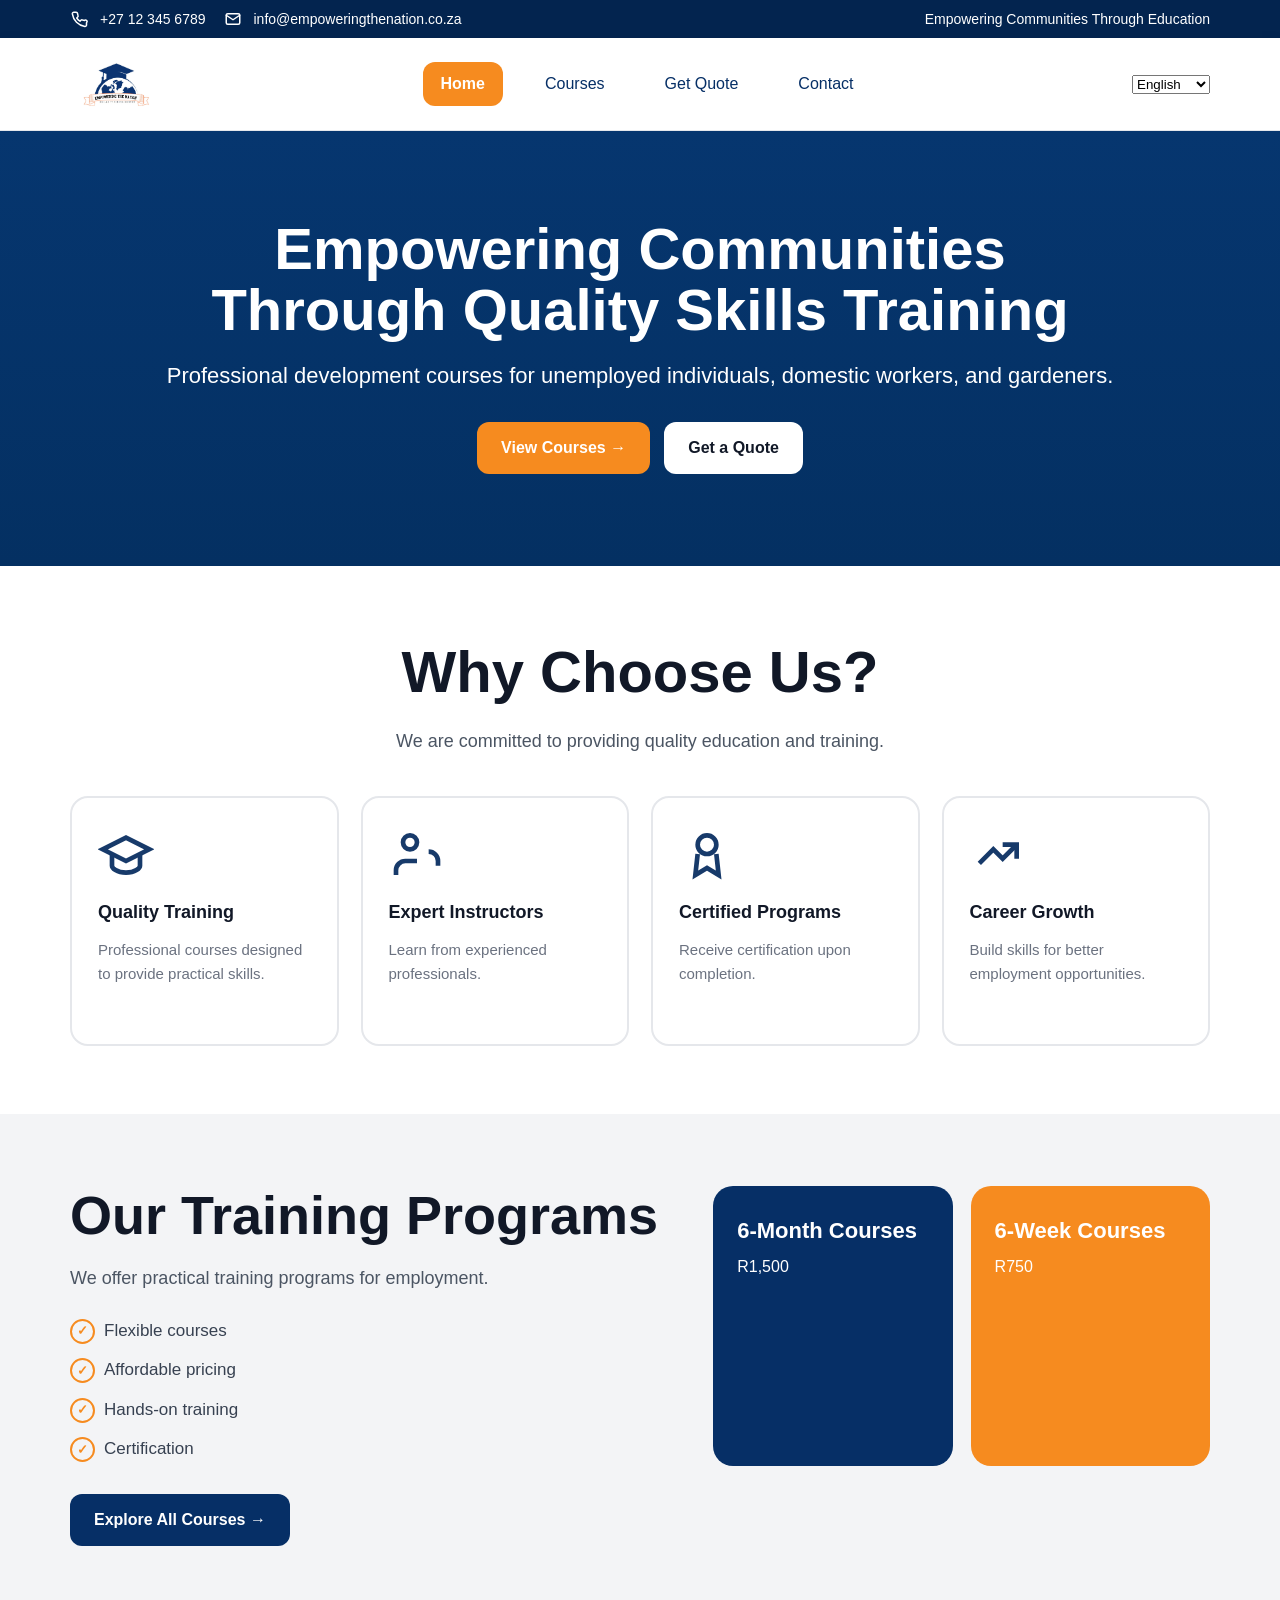
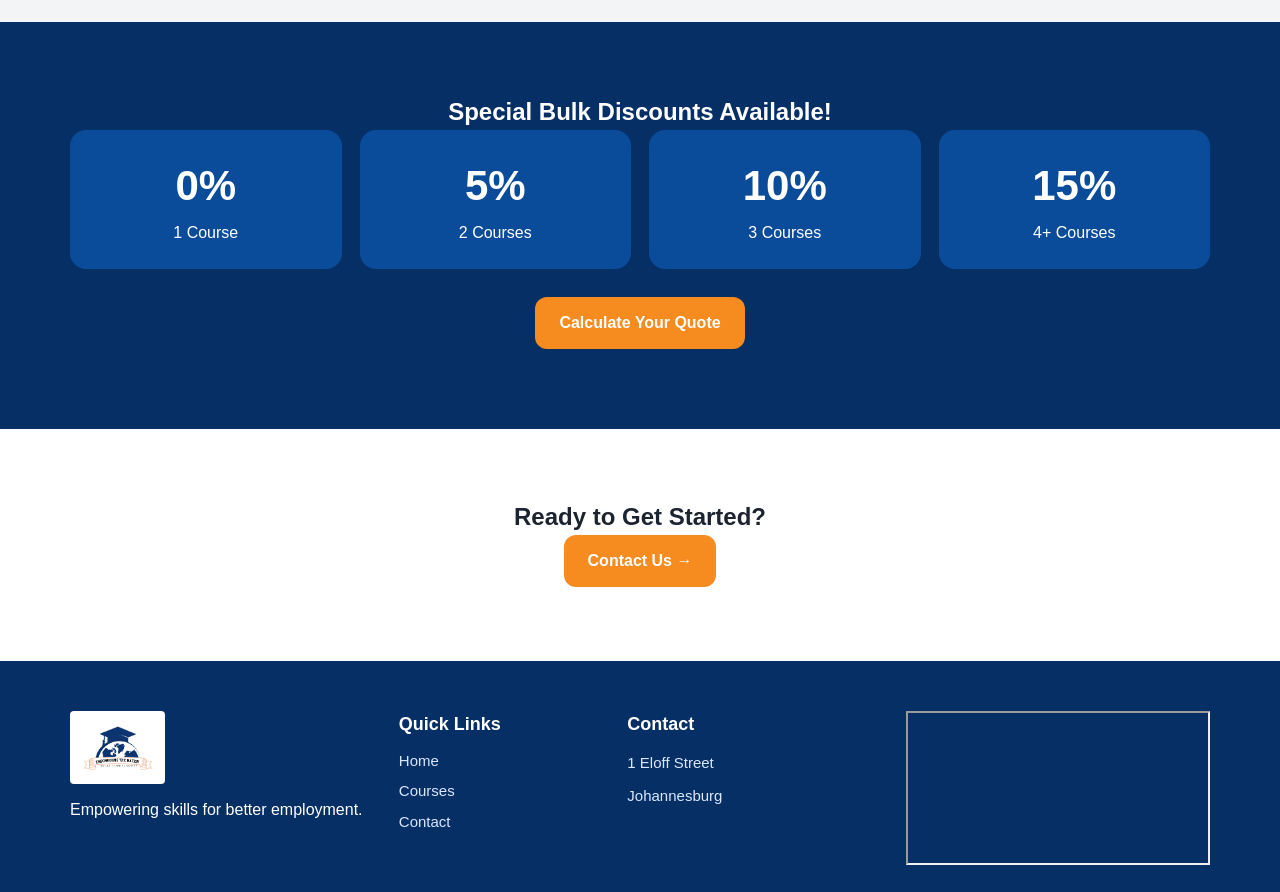
<file: index.html>
<!DOCTYPE html>

<html lang="en">
<head>
<meta charset="utf-8"/>
<meta content="width=device-width, initial-scale=1.0" name="viewport"/>
<title>Empowering the Nation | Home</title>
<link href="style.css" rel="stylesheet"/>
</head>
<body>
<!-- TOP BAR -->
<div class="top-bar" id="top-bar">
<div class="container top-bar-inner" id="top-bar-inner">
<div class="top-left" id="top-left">
<span id="phone-text"><svg aria-hidden="true" class="icon" viewbox="0 0 24 24"><path d="M22 16.92v3a2 2 0 0 1-2.18 2A19.8 19.8 0 0 1 3.11 5.18 2 2 0 0 1 5.1 3h3a2 2 0 0 1 2 1.72c.12.9.32 1.77.6 2.6a2 2 0 0 1-.45 2.11L9 10.7a16 16 0 0 0 4.3 4.3l1.27-1.25a2 2 0 0 1 2.11-.45c.83.28 1.7.48 2.6.6A2 2 0 0 1 22 16.92z"></path></svg> +27 12 345 6789</span>
<span id="email-text"><svg aria-hidden="true" class="icon" viewbox="0 0 24 24"><rect height="14" rx="2" width="18" x="3" y="5"></rect><path d="m3 7 9 6 9-6"></path></svg> info@empoweringthenation.co.za</span>
</div>
<div class="top-right" id="top-right">
<span id="top-message">Empowering Communities Through Education</span>
</div>
</div>
</div>
<!-- HEADER -->
<header class="main-header" id="main-header">
<div class="container nav-wrap" id="nav-wrap">
<img alt="Empowering the Nation Logo" class="logo-img" id="logo-img" src="images/logo.png"/>
<!-- NAVIGATION -->
<nav class="main-nav" id="main-nav">
<a class="nav-link active" href="index.html" id="nav-home">Home</a>
<a class="nav-link" href="training-programs.html" id="nav-courses">Courses</a>
<a class="nav-link" href="get-quote.html" id="nav-quote">Get Quote</a>
<a class="nav-link" href="contact.html" id="nav-contact">Contact</a>
</nav>
<select id="language"><option value="en">English</option><option value="af">Afrikaans</option><option value="zu">isiZulu</option><option value="st">Sesotho</option></select>
</div>
</header>
<!-- HERO SECTION -->
<section class="hero" id="hero-section">
<div class="container" id="hero-container">
<h1 id="hero-title">
      Empowering Communities Through Quality Skills Training
    </h1>
<p class="hero-text" id="hero-text">
      Professional development courses for unemployed individuals, domestic workers, and gardeners.
    </p>
<div class="hero-buttons" id="hero-buttons">
<a class="btn btn-primary" href="training-programs.html" id="view-courses-btn">
        View Courses →
      </a>
<a class="btn btn-light" href="get-quote.html" id="get-quote-btn">
        Get a Quote
      </a>
</div>
</div>
</section>
<!-- WHY SECTION -->
<section class="why-section" id="why-section">
<div class="container" id="why-container">
<h2 id="why-title">Why Choose Us?</h2>
<p class="section-subtext" id="why-text">
      We are committed to providing quality education and training.
    </p>
<!-- FEATURES -->
<div class="features-grid" id="features-grid">
<!-- FEATURE 1 -->
<div class="feature-card" id="feature-card-1">
<div class="feature-icon" id="feature-icon-1">
<svg fill="none" stroke="currentColor" stroke-width="2" viewbox="0 0 24 24">
<path d="M2 10l10-5 10 5-10 5-10-5z"></path>
<path d="M6 12v5c0 1 2 3 6 3s6-2 6-3v-5"></path>
</svg>
</div>
<h3 id="quality-title">Quality Training</h3>
<p id="quality-text">
          Professional courses designed to provide practical skills.
        </p>
</div>
<!-- FEATURE 2 -->
<div class="feature-card" id="feature-card-2">
<div class="feature-icon" id="feature-icon-2">
<svg fill="none" stroke="currentColor" stroke-width="2" viewbox="0 0 24 24">
<circle cx="9" cy="7" r="3"></circle>
<path d="M17 11a4 4 0 0 1 4 4v2"></path>
<path d="M3 21v-2a4 4 0 0 1 4-4h5"></path>
</svg>
</div>
<h3 id="expert-title">Expert Instructors</h3>
<p id="expert-text">
          Learn from experienced professionals.
        </p>
</div>
<!-- FEATURE 3 -->
<div class="feature-card" id="feature-card-3">
<div class="feature-icon" id="feature-icon-3">
<svg fill="none" stroke="currentColor" stroke-width="2" viewbox="0 0 24 24">
<circle cx="12" cy="8" r="4"></circle>
<path d="M8 12l-1 9 5-3 5 3-1-9"></path>
</svg>
</div>
<h3 id="certified-title">Certified Programs</h3>
<p id="certified-text">
          Receive certification upon completion.
        </p>
</div>
<!-- FEATURE 4 -->
<div class="feature-card" id="feature-card-4">
<div class="feature-icon" id="feature-icon-4">
<svg fill="none" stroke="currentColor" stroke-width="2" viewbox="0 0 24 24">
<path d="M4 16l6-6 4 4 6-6"></path>
<path d="M14 8h6v6"></path>
</svg>
</div>
<h3 id="career-title">Career Growth</h3>
<p id="career-text">
          Build skills for better employment opportunities.
        </p>
</div>
</div>
</div>
</section>
<!-- TRAINING PROGRAMS -->
<section class="programs-preview" id="programs-preview">
<div class="container preview-wrap" id="preview-wrap">
<!-- LEFT -->
<div class="preview-left" id="preview-left">
<h2 id="programs-title">Our Training Programs</h2>
<p id="programs-text">
        We offer practical training programs for employment.
      </p>
<ul class="benefits-list" id="benefits-list">
<li id="benefit-1">Flexible courses</li>
<li id="benefit-2">Affordable pricing</li>
<li id="benefit-3">Hands-on training</li>
<li id="benefit-4">Certification</li>
</ul>
<a class="btn preview-btn" href="#" id="explore-courses-btn">
        Explore All Courses →
      </a>
</div>
<!-- RIGHT -->
<div class="preview-right" id="preview-right">
<div class="price-card blue-card" id="six-month-card">
<h3 id="six-month-title">6-Month Courses</h3>
<p id="six-month-price">R1,500</p>
</div>
<div class="price-card orange-card" id="six-week-card">
<h3 id="six-week-title">6-Week Courses</h3>
<p id="six-week-price">R750</p>
</div>
</div>
</div>
</section>
<!-- BULK DISCOUNTS -->
<section class="bulk-home-section" id="bulk-home-section">
<div class="container" id="bulk-container">
<h2 id="bulk-title">Special Bulk Discounts Available!</h2>
<div class="bulk-home-grid" id="bulk-grid">
<div class="bulk-home-card" id="bulk-card-1">
<strong id="discount-1">0%</strong>
<span id="discount-text-1">1 Course</span>
</div>
<div class="bulk-home-card" id="bulk-card-2">
<strong id="discount-2">5%</strong>
<span id="discount-text-2">2 Courses</span>
</div>
<div class="bulk-home-card" id="bulk-card-3">
<strong id="discount-3">10%</strong>
<span id="discount-text-3">3 Courses</span>
</div>
<div class="bulk-home-card" id="bulk-card-4">
<strong id="discount-4">15%</strong>
<span id="discount-text-4">4+ Courses</span>
</div>
</div>
<a class="btn bulk-home-btn" href="#" id="calculate-quote-btn">
      Calculate Your Quote
    </a>
</div>
</section>
<!-- READY SECTION -->
<section class="ready-white-section" id="ready-section">
<div class="container" id="ready-container">
<h2 id="ready-title">Ready to Get Started?</h2>
<a class="btn btn-primary" href="#" id="contact-btn">
      Contact Us →
    </a>
</div>
</section>
<!-- FOOTER -->
<footer class="site-footer" id="site-footer">
<div class="container footer-grid" id="footer-grid">
<!-- FOOTER LOGO -->
<div id="footer-about">
<img alt="Footer Logo" class="footer-logo-img" id="footer-logo" src="images/logo.png"/>
<p id="footer-description">
        Empowering skills for better employment.
      </p>
</div>
<!-- FOOTER LINKS -->
<div class="footer-links" id="footer-links">
<h4 id="footer-links-title">Quick Links</h4>
<a href="#" id="footer-home-link">Home</a>
<a href="#" id="footer-courses-link">Courses</a>
<a href="#" id="footer-contact-link">Contact</a>
</div>
<!-- FOOTER CONTACT -->
<div class="footer-contact" id="footer-contact">
<h4 id="footer-contact-title">Contact</h4>
<p id="footer-address-1">1 Eloff Street</p>
<p id="footer-address-2">Johannesburg</p>
</div>
<!-- MAP -->
<div class="footer-map" id="footer-map">
<iframe id="map-frame" src="https://www.google.com/maps?q=Johannesburg&amp;output=embed">
</iframe>
</div>
</div>
</footer>
<script>
document.addEventListener("DOMContentLoaded", () => {

 const translations = {
  en: {
    phone: "<svg class="icon" viewBox="0 0 24 24" aria-hidden="true"><path d="M22 16.92v3a2 2 0 0 1-2.18 2A19.8 19.8 0 0 1 3.11 5.18 2 2 0 0 1 5.1 3h3a2 2 0 0 1 2 1.72c.12.9.32 1.77.6 2.6a2 2 0 0 1-.45 2.11L9 10.7a16 16 0 0 0 4.3 4.3l1.27-1.25a2 2 0 0 1 2.11-.45c.83.28 1.7.48 2.6.6A2 2 0 0 1 22 16.92z"/></svg> +27 12 345 6789",
    email: "<svg class="icon" viewBox="0 0 24 24" aria-hidden="true"><rect x="3" y="5" width="18" height="14" rx="2"/><path d="m3 7 9 6 9-6"/></svg> info@empoweringthenation.co.za",
    topMessage: "Empowering Communities Through Education",

    navHome: "Home",
    navCourses: "Courses",
    navQuote: "Get Quote",
    navContact: "Contact",

    heroTitle: "Empowering Communities Through Quality Skills Training",
    heroText: "Professional development courses for unemployed individuals, domestic workers, and gardeners.",
    viewCourses: "View Courses →",
    getQuote: "Get a Quote",

    whyTitle: "Why Choose Us?",
    whyText: "We are committed to providing quality education and training.",

    qualityTitle: "Quality Training",
    qualityText: "Professional courses designed to provide practical skills.",

    expertTitle: "Expert Instructors",
    expertText: "Learn from experienced professionals.",

    certifiedTitle: "Certified Programs",
    certifiedText: "Receive certification upon completion.",

    careerTitle: "Career Growth",
    careerText: "Build skills for better employment opportunities.",

    programsTitle: "Our Training Programs",
    programsText: "We offer practical training programs for employment.",

    benefit1: "Flexible courses",
    benefit2: "Affordable pricing",
    benefit3: "Hands-on training",
    benefit4: "Certification",

    exploreCourses: "Explore All Courses →",

    sixMonth: "6-Month Courses",
    sixWeek: "6-Week Courses",

    bulkTitle: "Special Bulk Discounts Available!",
    discount1: "1 Course",
    discount2: "2 Courses",
    discount3: "3 Courses",
    discount4: "4+ Courses",

    calculateQuote: "Calculate Your Quote",

    readyTitle: "Ready to Get Started?",
    contactBtn: "Contact Us →",

    footerDesc: "Empowering skills for better employment.",
    quickLinks: "Quick Links",
    footerContact: "Contact"
  },

  zu: {
    phone: "<svg class="icon" viewBox="0 0 24 24" aria-hidden="true"><path d="M22 16.92v3a2 2 0 0 1-2.18 2A19.8 19.8 0 0 1 3.11 5.18 2 2 0 0 1 5.1 3h3a2 2 0 0 1 2 1.72c.12.9.32 1.77.6 2.6a2 2 0 0 1-.45 2.11L9 10.7a16 16 0 0 0 4.3 4.3l1.27-1.25a2 2 0 0 1 2.11-.45c.83.28 1.7.48 2.6.6A2 2 0 0 1 22 16.92z"/></svg> +27 12 345 6789",
    email: "<svg class="icon" viewBox="0 0 24 24" aria-hidden="true"><rect x="3" y="5" width="18" height="14" rx="2"/><path d="m3 7 9 6 9-6"/></svg> info@empoweringthenation.co.za",
    topMessage: "Sithuthukisa imiphakathi ngemfundo",

    navHome: "Ikhaya",
    navCourses: "Izifundo",
    navQuote: "Thola i-Quote",
    navContact: "Xhumana",

    heroTitle: "Sithuthukisa imiphakathi ngamakhono asezingeni eliphezulu",
    heroText: "Izifundo zokuthuthukisa amakhono abantu abangasebenzi, abasebenzi basekhaya nabalimi.",
    viewCourses: "Buka Izifundo →",
    getQuote: "Thola i-Quote",

    whyTitle: "Kungani ukhethe thina?",
    whyText: "Sizinikele ekunikezeni imfundo esezingeni eliphezulu.",

    qualityTitle: "Ukuqeqeshwa Okuseqophelweni",
    qualityText: "Izifundo ezikwenza uthole amakhono asebenzayo.",

    expertTitle: "Abafundisi Abanolwazi",
    expertText: "Funda kochwepheshe.",

    certifiedTitle: "Izitifiketi Ezisemthethweni",
    certifiedText: "Uthola isitifiketi uma uqeda.",

    careerTitle: "Ukuthuthuka Komsebenzi",
    careerText: "Yakha amakhono akho emisebenzi engcono.",

    programsTitle: "Izinhlelo Zethu Zokuqeqesha",
    programsText: "Sinikeza ukuqeqeshwa okusebenzayo.",

    benefit1: "Izifundo eziguquguqukayo",
    benefit2: "Izindleko eziphansi",
    benefit3: "Ukuqeqeshwa okusebenzayo",
    benefit4: "Isitifiketi",

    exploreCourses: "Buka Zonke Izifundo →",

    sixMonth: "Izifundo Zonyaka",
    sixWeek: "Izifundo Zamasonto Ayisi-6",

    bulkTitle: "Izaphulelo Ezikhethekile!",
    discount1: "Isifundo 1",
    discount2: "Izifundo 2",
    discount3: "Izifundo 3",
    discount4: "4+ Izifundo",

    calculateQuote: "Bala i-Quote Yakho",

    readyTitle: "Usukulungele Ukuqala?",
    contactBtn: "Xhumana Nathi →",

    footerDesc: "Sithuthukisa amakhono omsebenzi ongcono.",
    quickLinks: "Izixhumanisi",
    footerContact: "Xhumana"
  },

  // XHOSA
  xh: {
    phone: "<svg class="icon" viewBox="0 0 24 24" aria-hidden="true"><path d="M22 16.92v3a2 2 0 0 1-2.18 2A19.8 19.8 0 0 1 3.11 5.18 2 2 0 0 1 5.1 3h3a2 2 0 0 1 2 1.72c.12.9.32 1.77.6 2.6a2 2 0 0 1-.45 2.11L9 10.7a16 16 0 0 0 4.3 4.3l1.27-1.25a2 2 0 0 1 2.11-.45c.83.28 1.7.48 2.6.6A2 2 0 0 1 22 16.92z"/></svg> +27 12 345 6789",
    email: "<svg class="icon" viewBox="0 0 24 24" aria-hidden="true"><rect x="3" y="5" width="18" height="14" rx="2"/><path d="m3 7 9 6 9-6"/></svg> info@empoweringthenation.co.za",
    topMessage: "Siphuhlisa uluntu ngemfundo",

    navHome: "Ekhaya",
    navCourses: "Izifundo",
    navQuote: "Fumana i-Quote",
    navContact: "Qhagamshelana",

    heroTitle: "Siphuhlisa uluntu ngezakhono ezisemgangathweni",
    heroText: "Izifundo zophuhliso kubantu abangaphangeliyo, abasebenzi basekhaya nabalimi.",
    viewCourses: "Jonga Izifundo →",
    getQuote: "Fumana i-Quote",

    whyTitle: "Kutheni ukhetha thina?",
    whyText: "Sizibophelele kwimfundo esemgangathweni.",

    qualityTitle: "Uqeqesho olusemgangathweni",
    qualityText: "Izifundo ezikunika izakhono ezisebenzayo.",

    expertTitle: "Abafundisi abanamava",
    expertText: "Funda kwiingcali.",

    certifiedTitle: "Iinkqubo eziqinisekisiweyo",
    certifiedText: "Fumana isatifikethi xa ugqibile.",

    careerTitle: "Uphuhliso lomsebenzi",
    careerText: "Yakha izakhono zomsebenzi ongcono.",

    programsTitle: "Iinkqubo zethu zoqeqesho",
    programsText: "Sinikezela ngoqeqesho olusebenzayo.",

    benefit1: "Izifundo eziguquguqukayo",
    benefit2: "Amaxabiso afikelelekayo",
    benefit3: "Uqeqesho olusebenzayo",
    benefit4: "Isatifikethi",

    exploreCourses: "Jonga zonke izifundo →",

    sixMonth: "Iinyanga ezi-6",
    sixWeek: "Iiveki ezi-6",

    bulkTitle: "Izaphulelo ezikhethekileyo!",
    discount1: "Isifundo 1",
    discount2: "Izifundo 2",
    discount3: "Izifundo 3",
    discount4: "4+ Izifundo",

    calculateQuote: "Bala i-Quote yakho",

    readyTitle: "Ulungele ukuqala?",
    contactBtn: "Qhagamshelana nathi →",

    footerDesc: "Siphuhlisa izakhono zomsebenzi ongcono.",
    quickLinks: "Iikhonkco",
    footerContact: "Qhagamshelana"
  },

  // AFRIKAANS
  af: {
    phone: "<svg class="icon" viewBox="0 0 24 24" aria-hidden="true"><path d="M22 16.92v3a2 2 0 0 1-2.18 2A19.8 19.8 0 0 1 3.11 5.18 2 2 0 0 1 5.1 3h3a2 2 0 0 1 2 1.72c.12.9.32 1.77.6 2.6a2 2 0 0 1-.45 2.11L9 10.7a16 16 0 0 0 4.3 4.3l1.27-1.25a2 2 0 0 1 2.11-.45c.83.28 1.7.48 2.6.6A2 2 0 0 1 22 16.92z"/></svg> +27 12 345 6789",
    email: "<svg class="icon" viewBox="0 0 24 24" aria-hidden="true"><rect x="3" y="5" width="18" height="14" rx="2"/><path d="m3 7 9 6 9-6"/></svg> info@empoweringthenation.co.za",
    topMessage: "Bemagtig gemeenskappe deur onderwys",

    navHome: "Tuis",
    navCourses: "Kursusse",
    navQuote: "Kry Kwotasie",
    navContact: "Kontak",

    heroTitle: "Bemagtig gemeenskappe met kwaliteit vaardigheidsopleiding",
    heroText: "Professionele kursusse vir werklose individue, huishulpe en tuiniers.",
    viewCourses: "Sien Kursusse →",
    getQuote: "Kry Kwotasie",

    whyTitle: "Hoekom ons kies?",
    whyText: "Ons bied kwaliteit onderwys en opleiding.",

    qualityTitle: "Kwaliteit opleiding",
    qualityText: "Praktiese vaardighede-gedrewe kursusse.",

    expertTitle: "Deskundige instrukteurs",
    expertText: "Leer van ervare professionele mense.",

    certifiedTitle: "Gesertifiseerde programme",
    certifiedText: "Ontvang sertifisering na voltooiing.",

    careerTitle: "Loopbaangroei",
    careerText: "Bou vaardighede vir beter werk.",

    programsTitle: "Ons opleidingsprogramme",
    programsText: "Praktiese opleiding vir werk.",

    benefit1: "Buigsame kursusse",
    benefit2: "Bekostigbaar",
    benefit3: "Praktiese opleiding",
    benefit4: "Sertifisering",

    exploreCourses: "Verken kursusse →",

    sixMonth: "6 Maande kursusse",
    sixWeek: "6 weke kursusse",

    bulkTitle: "Spesiale afslag beskikbaar!",
    discount1: "1 Kursus",
    discount2: "2 Kursusse",
    discount3: "3 Kursusse",
    discount4: "4+ Kursusse",

    calculateQuote: "Bereken jou kwotasie",

    readyTitle: "Gereed om te begin?",
    contactBtn: "Kontak Ons →",

    footerDesc: "Bemagtig vaardighede vir beter werk.",
    quickLinks: "Vinnige skakels",
    footerContact: "Kontak"
  },

  // SESOTHO
  st: {
    phone: "<svg class="icon" viewBox="0 0 24 24" aria-hidden="true"><path d="M22 16.92v3a2 2 0 0 1-2.18 2A19.8 19.8 0 0 1 3.11 5.18 2 2 0 0 1 5.1 3h3a2 2 0 0 1 2 1.72c.12.9.32 1.77.6 2.6a2 2 0 0 1-.45 2.11L9 10.7a16 16 0 0 0 4.3 4.3l1.27-1.25a2 2 0 0 1 2.11-.45c.83.28 1.7.48 2.6.6A2 2 0 0 1 22 16.92z"/></svg> +27 12 345 6789",
    email: "<svg class="icon" viewBox="0 0 24 24" aria-hidden="true"><rect x="3" y="5" width="18" height="14" rx="2"/><path d="m3 7 9 6 9-6"/></svg> info@empoweringthenation.co.za",
    topMessage: "Re matlafatsa sechaba ka thuto",

    navHome: "Lehae",
    navCourses: "Lithuto",
    navQuote: "Fumana Quote",
    navContact: "Ikopanye",

    heroTitle: "Re matlafatsa sechaba ka koetliso ea litsebo",
    heroText: "Lithuto tsa batho ba hlokang mosebetsi, basebetsi ba malapeng le balemi.",
    viewCourses: "Sheba Lithuto →",
    getQuote: "Fumana Quote",

    whyTitle: "Hobaneng re khethoe?",
    whyText: "Re ikemiselitse ho fana ka thuto ea boleng.",

    qualityTitle: "Koetliso ea boleng",
    qualityText: "Lithuto tsa litsebo tse sebetsang.",

    expertTitle: "Bakoetlisi ba nang le boiphihlelo",
    expertText: "Ithute ho litsebi.",

    certifiedTitle: "Mananeo a netefalitsoeng",
    certifiedText: "Fumana setifikeiti ha u qeta.",

    careerTitle: "Khatelo-pele ea mosebetsi",
    careerText: "Haha litsebo tsa mosebetsi o betere.",

    programsTitle: "Mananeo a rona a koetliso",
    programsText: "Koetliso e sebetsang bakeng sa mosebetsi.",

    benefit1: "Lithuto tse feto-fetohang",
    benefit2: "Theko e tlase",
    benefit3: "Koetliso e sebetsang",
    benefit4: "Setifikeiti",

    exploreCourses: "Sheba lithuto tsohle →",

    sixMonth: "Likhoeli tse 6",
    sixWeek: "Libeke tse 6",

    bulkTitle: "Theolelo e khethehileng!",
    discount1: "Thuto e le 1",
    discount2: "Lithuto tse 2",
    discount3: "Lithuto tse 3",
    discount4: "4+ Lithuto",

    calculateQuote: "Bala Quote ea hau",

    readyTitle: "U loketse ho qala?",
    contactBtn: "Ikopanye →",

    footerDesc: "Re matlafatsa litsebo tsa mosebetsi o betere.",
    quickLinks: "Lihokelo",
    footerContact: "Ikopanye"
  }
};

  const elements = {
    phone: document.getElementById("phone-text"),
    email: document.getElementById("email-text"),
    topMessage: document.getElementById("top-message"),

    navHome: document.getElementById("nav-home"),
    navCourses: document.getElementById("nav-courses"),
    navQuote: document.getElementById("nav-quote"),
    navContact: document.getElementById("nav-contact"),

    heroTitle: document.getElementById("hero-title"),
    heroText: document.getElementById("hero-text"),
    viewCourses: document.getElementById("view-courses-btn"),
    getQuote: document.getElementById("get-quote-btn"),

    whyTitle: document.getElementById("why-title"),
    whyText: document.getElementById("why-text"),

    qualityTitle: document.getElementById("quality-title"),
    qualityText: document.getElementById("quality-text"),

    expertTitle: document.getElementById("expert-title"),
    expertText: document.getElementById("expert-text"),

    certifiedTitle: document.getElementById("certified-title"),
    certifiedText: document.getElementById("certified-text"),

    careerTitle: document.getElementById("career-title"),
    careerText: document.getElementById("career-text"),

    programsTitle: document.getElementById("programs-title"),
    programsText: document.getElementById("programs-text"),

    benefit1: document.getElementById("benefit-1"),
    benefit2: document.getElementById("benefit-2"),
    benefit3: document.getElementById("benefit-3"),
    benefit4: document.getElementById("benefit-4"),

    exploreCourses: document.getElementById("explore-courses-btn"),

    sixMonth: document.getElementById("six-month-title"),
    sixWeek: document.getElementById("six-week-title"),

    bulkTitle: document.getElementById("bulk-title"),

    discount1: document.getElementById("discount-text-1"),
    discount2: document.getElementById("discount-text-2"),
    discount3: document.getElementById("discount-text-3"),
    discount4: document.getElementById("discount-text-4"),

    calculateQuote: document.getElementById("calculate-quote-btn"),

    readyTitle: document.getElementById("ready-title"),
    contactBtn: document.getElementById("contact-btn"),

    footerDesc: document.getElementById("footer-description"),
    quickLinks: document.getElementById("footer-links-title"),
    footerContact: document.getElementById("footer-contact-title")
  };

  const languageSelect = document.getElementById("language");

  function setLanguage(lang) {
    const t = translations[lang];
    if (!t) return;

    Object.keys(elements).forEach(key => {
      if (elements[key] && t[key]) {
        elements[key].textContent = t[key];
      }
    });
  }

  languageSelect.addEventListener("change", (e) => {
  setLanguage(e.target.value);
});

});
</script>
<script src="script.js"></script></body>
</html>
</file>
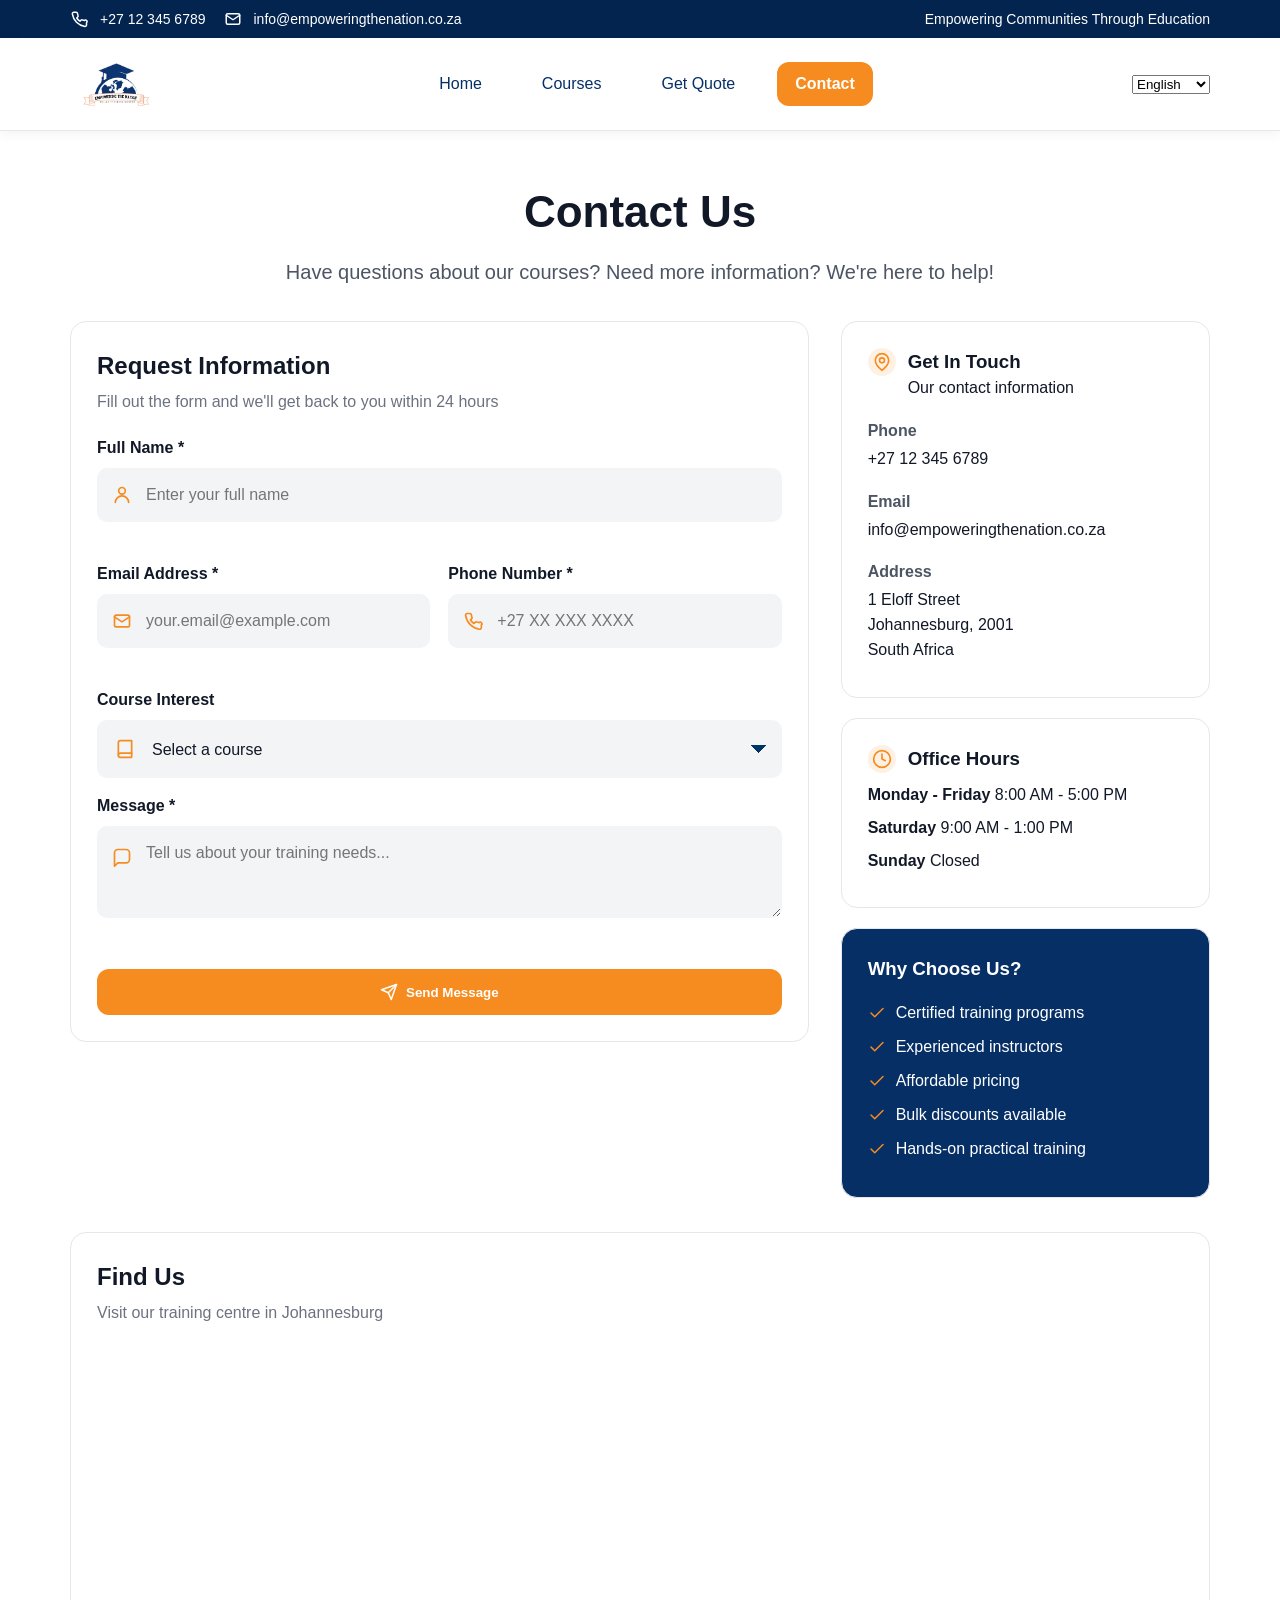
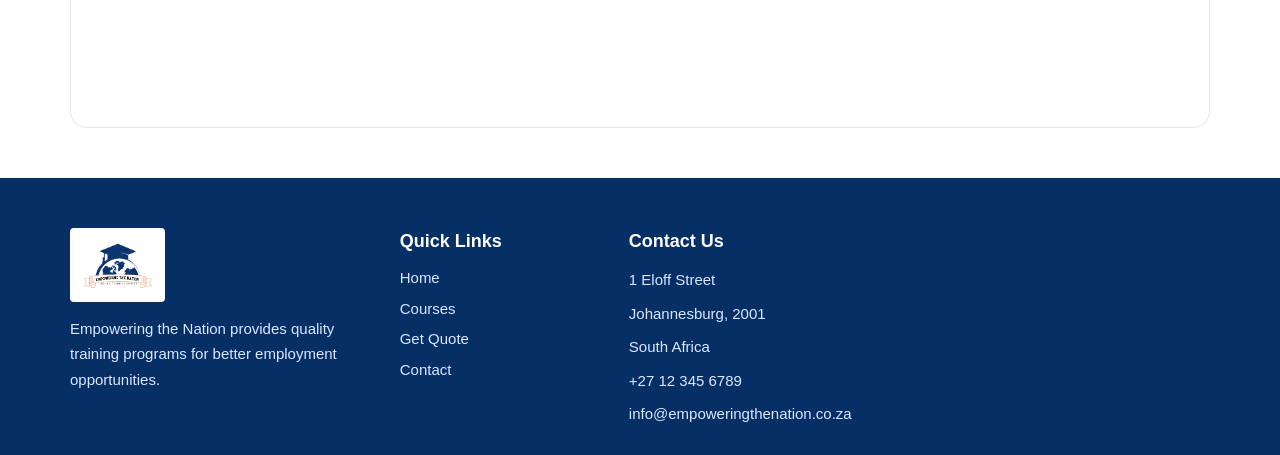
<file: contact.html>
<!DOCTYPE html>

<html lang="en">
<head>
<meta charset="utf-8"/>
<meta content="width=device-width, initial-scale=1.0" name="viewport"/>
<title>Empowering the Nation | Contact</title>
<link href="style.css" rel="stylesheet"/>
</head>
<body>
<div class="top-bar"><div class="container top-bar-inner"><div class="top-left"><span id="phone-text"><svg aria-hidden="true" class="icon" viewbox="0 0 24 24"><path d="M22 16.92v3a2 2 0 0 1-2.18 2A19.8 19.8 0 0 1 3.11 5.18 2 2 0 0 1 5.1 3h3a2 2 0 0 1 2 1.72c.12.9.32 1.77.6 2.6a2 2 0 0 1-.45 2.11L9 10.7a16 16 0 0 0 4.3 4.3l1.27-1.25a2 2 0 0 1 2.11-.45c.83.28 1.7.48 2.6.6A2 2 0 0 1 22 16.92z"></path></svg> +27 12 345 6789</span><span id="email-text"><svg aria-hidden="true" class="icon" viewbox="0 0 24 24"><rect height="14" rx="2" width="18" x="3" y="5"></rect><path d="m3 7 9 6 9-6"></path></svg> info@empoweringthenation.co.za</span></div><div class="top-right"><span id="top-message">Empowering Communities Through Education</span></div></div></div>
<header class="main-header"><div class="container nav-wrap"><div class="logo-area"><img alt="Empowering the Nation Logo" class="logo-img" src="images/logo.png"/></div><nav class="main-nav"><a class="nav-link" href="index.html" id="nav-home">Home</a><a class="nav-link" href="training-programs.html" id="nav-courses">Courses</a><a class="nav-link" href="get-quote.html" id="nav-quote">Get Quote</a><a class="nav-link active" href="contact.html" id="nav-contact">Contact</a></nav><select id="language"><option value="en">English</option><option value="af">Afrikaans</option><option value="zu">isiZulu</option><option value="st">Sesotho</option></select></div></header>
<main class="contact-page">
<section class="contact-title container"><h1 id="contact-title">Contact Us</h1><p id="contact-subtitle">Have questions about our courses? Need more information? We're here to help!</p></section>
<section class="container contact-layout">
<div class="contact-form-card"><h2 id="form-title">Request Information</h2><p id="form-subtitle">Fill out the form and we'll get back to you within 24 hours</p>
<form id="contact-form" novalidate="">
<div class="form-group"><label for="fullName" id="label-name">Full Name *</label><div class="input-wrap"><svg aria-hidden="true" class="field-icon" viewbox="0 0 24 24"><path d="M20 21a8 8 0 0 0-16 0"></path><circle cx="12" cy="7" r="4"></circle></svg><input id="fullName" placeholder="Enter your full name" type="text"/></div><span class="error-message" id="fullNameError"></span></div>
<div class="form-two"><div class="form-group"><label for="email" id="label-email">Email Address *</label><div class="input-wrap"><svg aria-hidden="true" class="field-icon" viewbox="0 0 24 24"><rect height="14" rx="2" width="18" x="3" y="5"></rect><path d="m3 7 9 6 9-6"></path></svg><input id="email" placeholder="your.email@example.com" type="email"/></div><span class="error-message" id="emailError"></span></div><div class="form-group"><label for="phone" id="label-phone">Phone Number *</label><div class="input-wrap"><svg aria-hidden="true" class="field-icon" viewbox="0 0 24 24"><path d="M22 16.92v3a2 2 0 0 1-2.18 2A19.8 19.8 0 0 1 3.11 5.18 2 2 0 0 1 5.1 3h3a2 2 0 0 1 2 1.72c.12.9.32 1.77.6 2.6a2 2 0 0 1-.45 2.11L9 10.7a16 16 0 0 0 4.3 4.3l1.27-1.25a2 2 0 0 1 2.11-.45c.83.28 1.7.48 2.6.6A2 2 0 0 1 22 16.92z"></path></svg><input id="phone" placeholder="+27 XX XXX XXXX" type="tel"/></div><span class="error-message" id="phoneError"></span></div></div>
<div class="form-group"><label for="courseInterest" id="label-course">Course Interest</label><div class="input-wrap"><svg aria-hidden="true" class="field-icon" viewbox="0 0 24 24"><path d="M4 19.5A2.5 2.5 0 0 1 6.5 17H20"></path><path d="M4 4.5A2.5 2.5 0 0 1 6.5 2H20v20H6.5A2.5 2.5 0 0 1 4 19.5z"></path></svg><select id="courseInterest"><option value="">Select a course</option><option>First Aid</option><option>Sewing</option><option>Landscaping</option><option>Life Skills</option><option>Child Minding</option><option>Cooking</option><option>Garden Maintenance</option></select></div></div>
<div class="form-group"><label for="message" id="label-message">Message *</label><div class="input-wrap textarea-wrap"><svg aria-hidden="true" class="field-icon" viewbox="0 0 24 24"><path d="M21 15a4 4 0 0 1-4 4H7l-4 4V7a4 4 0 0 1 4-4h10a4 4 0 0 1 4 4z"></path></svg><textarea id="message" placeholder="Tell us about your training needs..."></textarea></div><span class="error-message" id="messageError"></span></div>
<div class="form-status" id="formStatus"></div><button class="btn btn-primary form-btn" id="send-btn" type="submit"><svg aria-hidden="true" class="btn-icon" viewbox="0 0 24 24"><path d="m22 2-7 20-4-9-9-4Z"></path><path d="M22 2 11 13"></path></svg> Send Message</button></form></div>
<aside class="contact-side"><div class="side-card"><div class="side-heading"><svg aria-hidden="true" class="side-icon" viewbox="0 0 24 24"><path d="M20 10c0 6-8 12-8 12S4 16 4 10a8 8 0 1 1 16 0Z"></path><circle cx="12" cy="10" r="3"></circle></svg><div><h3 id="get-in-touch">Get In Touch</h3><p class="side-subtitle" id="contact-info-title">Our contact information</p></div></div><h4 id="phone-title">Phone</h4><p>+27 12 345 6789</p><h4 id="email-title">Email</h4><p>info@empoweringthenation.co.za</p><h4 id="address-title">Address</h4><p>1 Eloff Street<br/>Johannesburg, 2001<br/>South Africa</p></div><div class="side-card"><div class="side-heading"><svg aria-hidden="true" class="side-icon" viewbox="0 0 24 24"><circle cx="12" cy="12" r="10"></circle><path d="M12 6v6l4 2"></path></svg><h3 id="hours-title">Office Hours</h3></div><p><strong>Monday - Friday</strong> 8:00 AM - 5:00 PM</p><p><strong>Saturday</strong> 9:00 AM - 1:00 PM</p><p><strong>Sunday</strong> Closed</p></div><div class="side-card dark-card"><h3 id="why-title">Why Choose Us?</h3><ul id="why-list"><li><svg aria-hidden="true" class="check-icon" viewbox="0 0 24 24"><path d="M20 6 9 17l-5-5"></path></svg>Certified training programs</li><li><svg aria-hidden="true" class="check-icon" viewbox="0 0 24 24"><path d="M20 6 9 17l-5-5"></path></svg>Experienced instructors</li><li><svg aria-hidden="true" class="check-icon" viewbox="0 0 24 24"><path d="M20 6 9 17l-5-5"></path></svg>Affordable pricing</li><li><svg aria-hidden="true" class="check-icon" viewbox="0 0 24 24"><path d="M20 6 9 17l-5-5"></path></svg>Bulk discounts available</li><li><svg aria-hidden="true" class="check-icon" viewbox="0 0 24 24"><path d="M20 6 9 17l-5-5"></path></svg>Hands-on practical training</li></ul></div></aside>
</section>
<section class="container find-us-card"><h2 id="find-title">Find Us</h2><p id="find-text">Visit our training centre in Johannesburg</p><div class="large-map"><iframe loading="lazy" src="https://www.google.com/maps?q=1%20Eloff%20Street%2C%20Johannesburg&amp;z=15&amp;output=embed"></iframe></div></section>
</main>
<footer class="site-footer"><div class="container footer-grid"><div class="footer-about"><img alt="Empowering the Nation Logo" class="footer-logo-img" src="images/logo.png"/><p id="footer-desc">Empowering the Nation provides quality training programs for better employment opportunities.</p></div><div class="footer-links"><h4 id="footer-links-title">Quick Links</h4><a href="index.html">Home</a><a href="training-programs.html">Courses</a><a href="get-quote.html">Get Quote</a><a href="contact.html">Contact</a></div><div class="footer-contact"><h4 id="footer-contact-title">Contact Us</h4><p>1 Eloff Street</p><p>Johannesburg, 2001</p><p>South Africa</p><p>+27 12 345 6789</p><p>info@empoweringthenation.co.za</p></div></div></footer>
<script src="script.js"></script>
<script>
document.addEventListener("DOMContentLoaded", () => {
  const translations = { en: { contactTitle:"Contact Us", contactSubtitle:"Have questions about our courses? Need more information? We're here to help!", formTitle:"Request Information", formSubtitle:"Fill out the form and we'll get back to you within 24 hours", sendBtn:"Send Message", findTitle:"Find Us", findText:"Visit our training centre in Johannesburg" }, zu: {contactTitle:"Xhumana Nathi", contactSubtitle:"Siyatholakala ukukusiza ngemibuzo yakho", formTitle:"Cela Ulwazi", formSubtitle:"Gcwalisa ifomu sizophendula emahoreni angama-24", sendBtn:"Thumela Umlayezo", findTitle:"Sithole Lapha", findText:"Vakashela isikhungo sethu eJohannesburg"}, xh: {contactTitle:"Qhagamshelana Nathi", contactSubtitle:"Sikhona ukukunceda ngemibuzo yakho", sendBtn:"Thumela Umyalezo", findTitle:"Sifumane Apha", findText:"Tyelela iziko lethu eJohannesburg"}, af: {contactTitle:"Kontak Ons", contactSubtitle:"Ons is hier om te help", sendBtn:"Stuur Boodskap", findTitle:"Vind Ons", findText:"Besoek ons opleidingsentrum in Johannesburg"}, st: {contactTitle:"Ikopanye le Rona", contactSubtitle:"Re mona ho u thusa", sendBtn:"Romela Molaetsa", findTitle:"Re Fumane", findText:"Etela setsi sa rona Johannesburg"} };
  const map = {contactTitle:'contact-title', contactSubtitle:'contact-subtitle', formTitle:'form-title', formSubtitle:'form-subtitle', findTitle:'find-title', findText:'find-text'};
  const languageSelect = document.getElementById('language');
  if (!languageSelect) return;
  languageSelect.addEventListener('change', e => { const t = translations[e.target.value] || translations.en; Object.entries(map).forEach(([k,id]) => { const el=document.getElementById(id); if(el && t[k]) el.textContent=t[k]; }); const btn=document.getElementById('send-btn'); if(btn && t.sendBtn) btn.innerHTML = `<svg class="btn-icon" viewBox="0 0 24 24" aria-hidden="true"><path d="m22 2-7 20-4-9-9-4Z"/><path d="M22 2 11 13"/></svg> ` + t.sendBtn; });
});
</script>
</body></html>
</file>
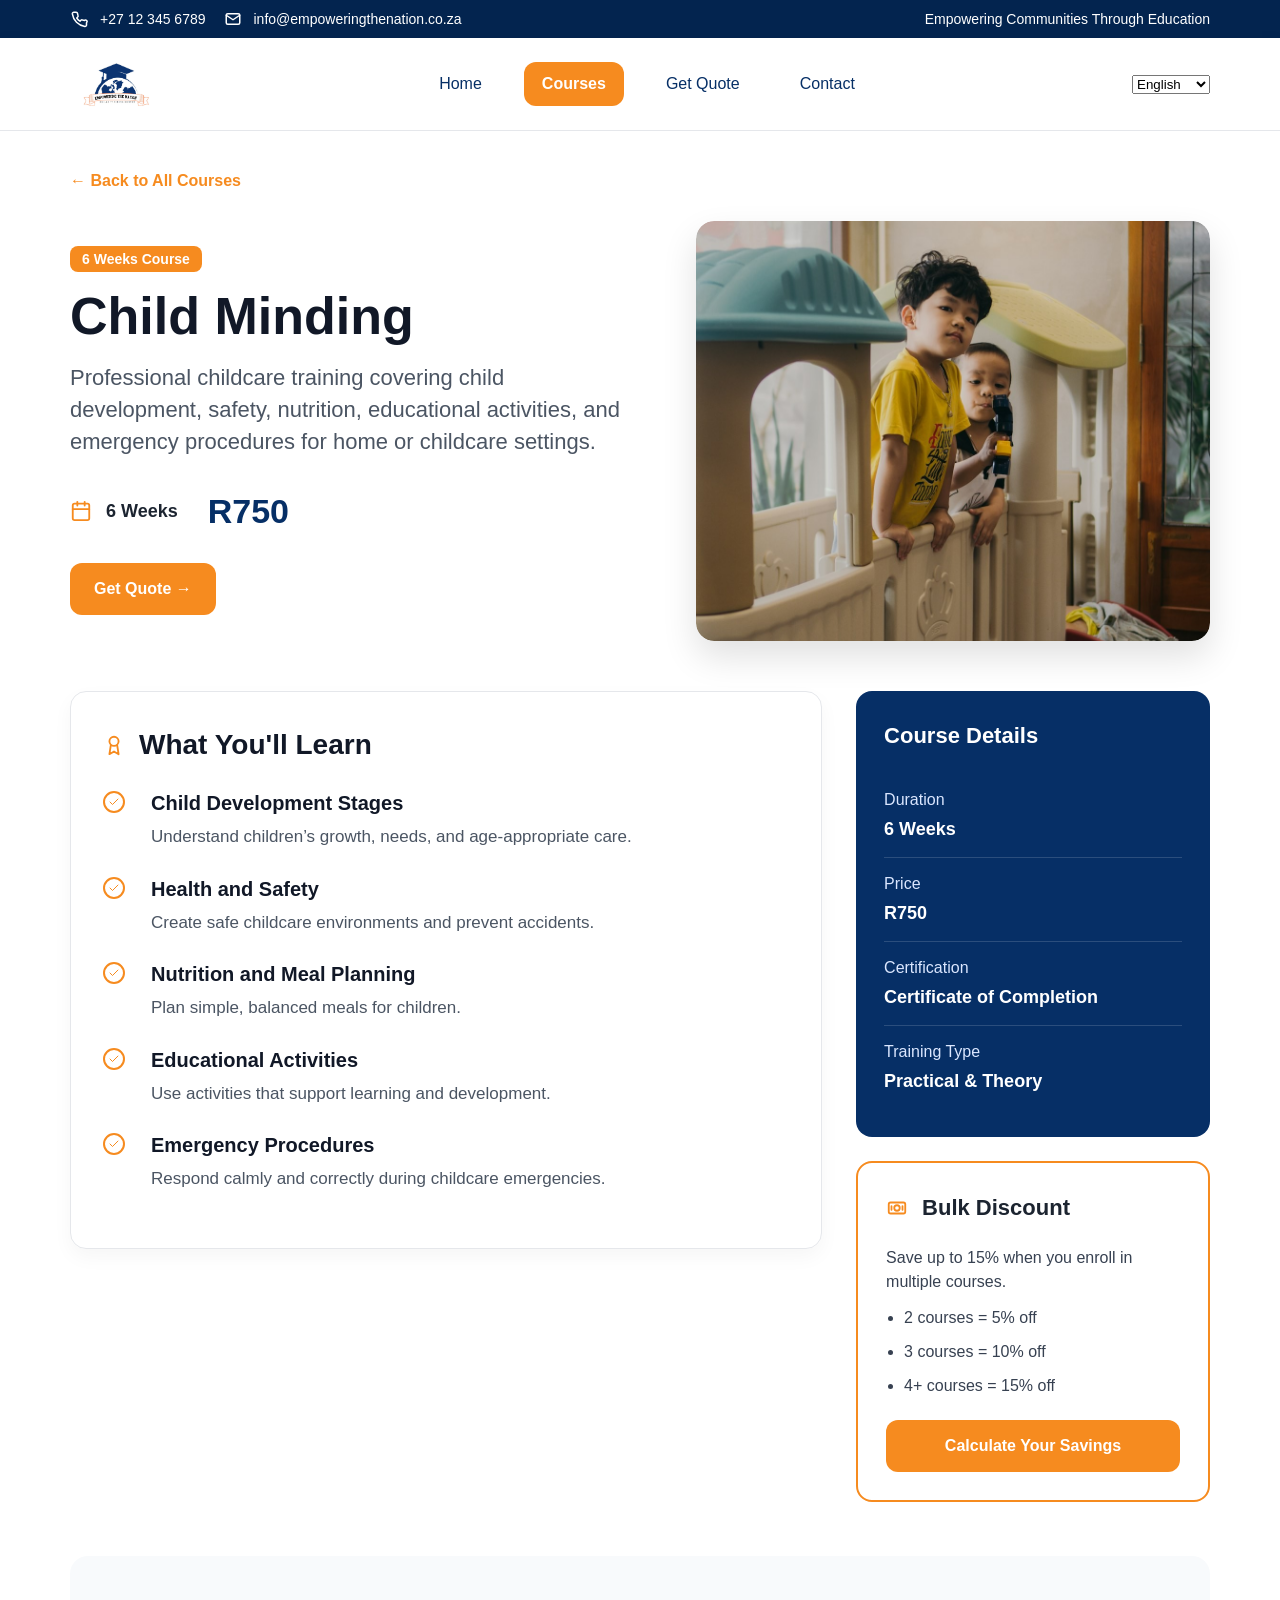
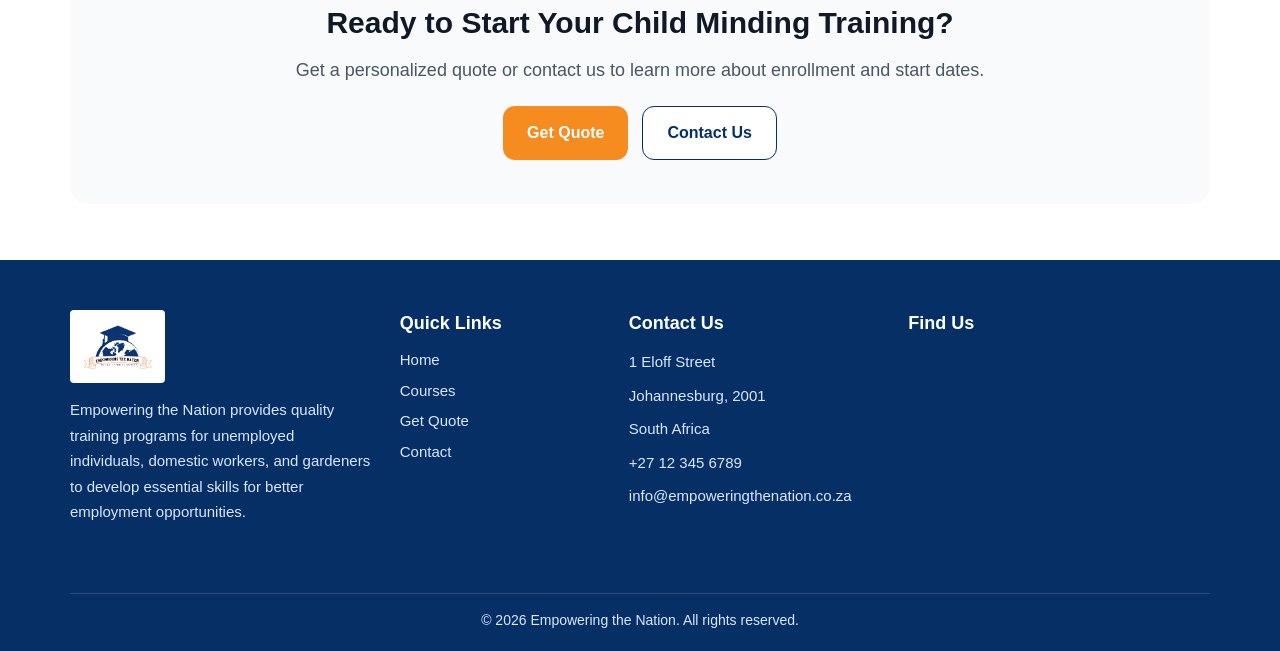
<file: course-child-minding.html>
<!DOCTYPE html>

<html lang="en">
<head>
<meta charset="utf-8"/>
<meta content="width=device-width, initial-scale=1.0" name="viewport"/>
<title>Empowering the Nation | Child Minding</title>
<meta content="Child Minding course details for Empowering the Nation." name="description"/>
<link href="style.css" rel="stylesheet"/>
</head>
<body>
<div class="top-bar">
<div class="container top-bar-inner">
<div class="top-left"><span><svg aria-hidden="true" class="icon" viewbox="0 0 24 24"><path d="M22 16.92v3a2 2 0 0 1-2.18 2A19.8 19.8 0 0 1 3.11 5.18 2 2 0 0 1 5.1 3h3a2 2 0 0 1 2 1.72c.12.9.32 1.77.6 2.6a2 2 0 0 1-.45 2.11L9 10.7a16 16 0 0 0 4.3 4.3l1.27-1.25a2 2 0 0 1 2.11-.45c.83.28 1.7.48 2.6.6A2 2 0 0 1 22 16.92z"></path></svg> +27 12 345 6789</span><span><svg aria-hidden="true" class="icon" viewbox="0 0 24 24"><rect height="14" rx="2" width="18" x="3" y="5"></rect><path d="m3 7 9 6 9-6"></path></svg> info@empoweringthenation.co.za</span></div>
<div class="top-right"><span>Empowering Communities Through Education</span></div>
</div>
</div>
<header class="main-header">
<div class="container nav-wrap">
<div class="logo-area"><img alt="Empowering the Nation Logo" class="logo-img" src="images/logo.png"/></div>
<nav class="main-nav">
<a class="nav-link" href="index.html">Home</a>
<a class="nav-link active" href="training-programs.html">Courses</a>
<a class="nav-link" href="get-quote.html">Get Quote</a>
<a class="nav-link" href="contact.html">Contact</a>
</nav>
<select id="language"><option value="en">English</option><option value="af">Afrikaans</option><option value="zu">isiZulu</option><option value="st">Sesotho</option></select></div>
</header>
<main class="course-detail-page">
<section class="container course-detail-hero">
<a class="back-link" href="training-programs.html">← Back to All Courses</a>
<div class="course-detail-hero-grid">
<div class="course-detail-intro">
<span class="duration-badge orange-badge">6 Weeks Course</span>
<h1>Child Minding</h1>
<p>Professional childcare training covering child development, safety, nutrition, educational activities, and emergency procedures for home or childcare settings.</p>
<div class="course-meta-row"><span><svg aria-hidden="true" class="inline-icon" viewbox="0 0 24 24"><rect height="18" rx="2" width="18" x="3" y="4"></rect><path d="M16 2v4M8 2v4M3 10h18"></path></svg> <strong>6 Weeks</strong></span><span class="hero-price">R750</span></div>
<a class="btn btn-primary" href="get-quote.html">Get Quote →</a>
</div>
<div aria-label="Child Minding Training course image" class="course-image-card real-course-image-card">
<img alt="Child Minding Training" class="course-detail-image" src="images/child-minding.jpg"/>
</div>
</div>
</section>
<section class="container course-detail-content">
<div class="learn-panel">
<h2><svg aria-hidden="true" class="inline-icon" viewbox="0 0 24 24"><circle cx="12" cy="8" r="5"></circle><path d="M8.5 12.5 7 22l5-3 5 3-1.5-9.5"></path></svg> What You'll Learn</h2>
<ul class="learn-list"><li><svg aria-hidden="true" class="learn-check-icon" viewbox="0 0 24 24"><path d="M20 6 9 17l-5-5"></path></svg><div><strong>Child Development Stages</strong><p>Understand children’s growth, needs, and age-appropriate care.</p></div></li><li><svg aria-hidden="true" class="learn-check-icon" viewbox="0 0 24 24"><path d="M20 6 9 17l-5-5"></path></svg><div><strong>Health and Safety</strong><p>Create safe childcare environments and prevent accidents.</p></div></li><li><svg aria-hidden="true" class="learn-check-icon" viewbox="0 0 24 24"><path d="M20 6 9 17l-5-5"></path></svg><div><strong>Nutrition and Meal Planning</strong><p>Plan simple, balanced meals for children.</p></div></li><li><svg aria-hidden="true" class="learn-check-icon" viewbox="0 0 24 24"><path d="M20 6 9 17l-5-5"></path></svg><div><strong>Educational Activities</strong><p>Use activities that support learning and development.</p></div></li><li><svg aria-hidden="true" class="learn-check-icon" viewbox="0 0 24 24"><path d="M20 6 9 17l-5-5"></path></svg><div><strong>Emergency Procedures</strong><p>Respond calmly and correctly during childcare emergencies.</p></div></li></ul>
</div>
<aside class="detail-sidebar">
<div class="course-info-card">
<h2>Course Details</h2>
<div><span>Duration</span><strong>6 Weeks</strong></div>
<div><span>Price</span><strong>R750</strong></div>
<div><span>Certification</span><strong>Certificate of Completion</strong></div>
<div><span>Training Type</span><strong>Practical &amp; Theory</strong></div>
</div>
<div class="bulk-small-card">
<h2><svg aria-hidden="true" class="inline-icon" viewbox="0 0 24 24"><rect height="12" rx="2" width="18" x="3" y="6"></rect><circle cx="12" cy="12" r="3"></circle><path d="M6 10v4M18 10v4"></path></svg> Bulk Discount</h2>
<p>Save up to 15% when you enroll in multiple courses.</p>
<ul><li>2 courses = 5% off</li><li>3 courses = 10% off</li><li>4+ courses = 15% off</li></ul>
<a class="btn btn-primary" href="get-quote.html">Calculate Your Savings</a>
</div>
</aside>
</section>
<section class="container course-cta-box">
<h2>Ready to Start Your Child Minding Training?</h2>
<p>Get a personalized quote or contact us to learn more about enrollment and start dates.</p>
<div><a class="btn btn-primary" href="get-quote.html">Get Quote</a><a class="btn outline-btn" href="contact.html">Contact Us</a></div>
</section>
</main>
<footer class="site-footer">
<div class="container footer-grid">
<div class="footer-about"><img alt="Empowering the Nation Logo" class="footer-logo-img" src="images/logo.png"/><p>Empowering the Nation provides quality training programs for unemployed individuals, domestic workers, and gardeners to develop essential skills for better employment opportunities.</p></div>
<div class="footer-links"><h4>Quick Links</h4><a href="index.html">Home</a><a href="training-programs.html">Courses</a><a href="get-quote.html">Get Quote</a><a href="contact.html">Contact</a></div>
<div class="footer-contact"><h4>Contact Us</h4><p>1 Eloff Street</p><p>Johannesburg, 2001</p><p>South Africa</p><p>+27 12 345 6789</p><p>info@empoweringthenation.co.za</p></div>
<div class="footer-map"><h4>Find Us</h4><div class="map-frame"><iframe loading="lazy" src="https://www.google.com/maps?q=1%20Eloff%20Street%2C%20Johannesburg&amp;z=15&amp;output=embed"></iframe></div></div>
</div>
<div class="container footer-bottom"><p>© 2026 Empowering the Nation. All rights reserved.</p></div>
</footer>
<script src="script.js"></script></body>
</html>
</file>
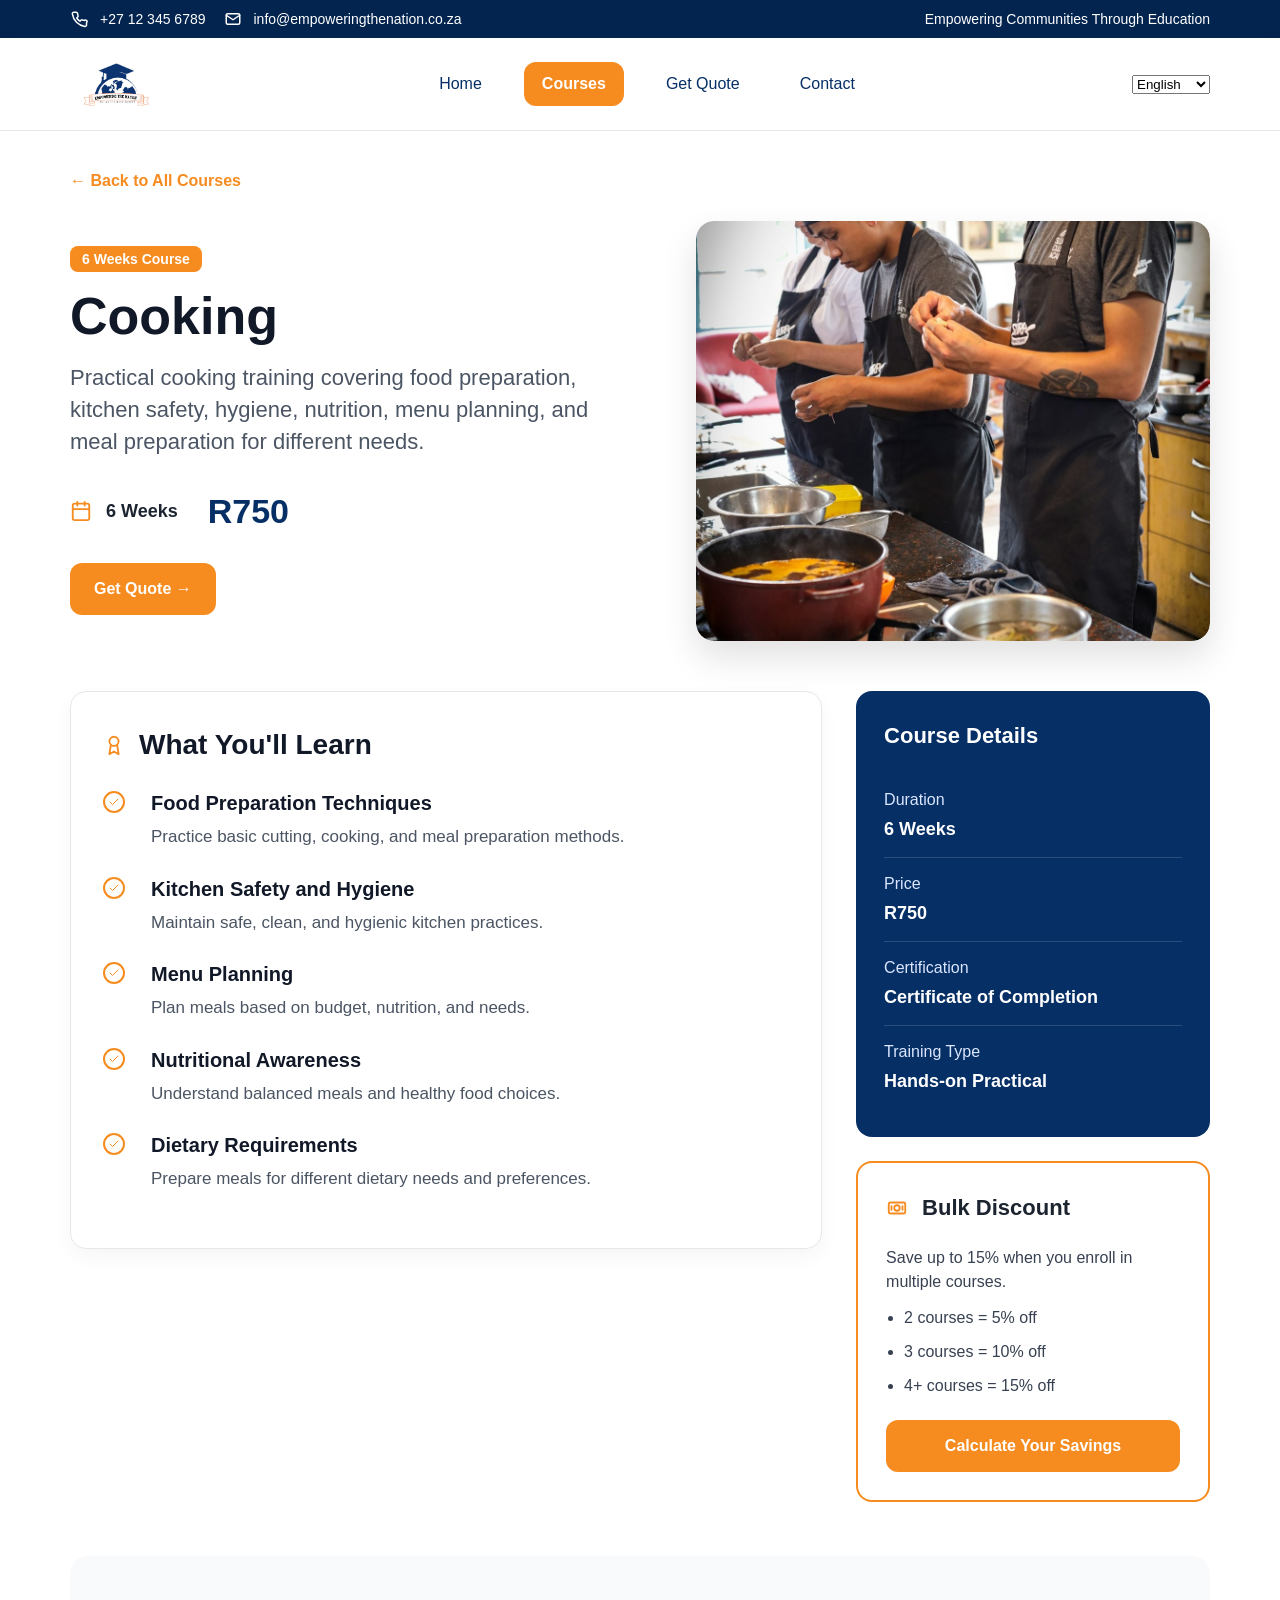
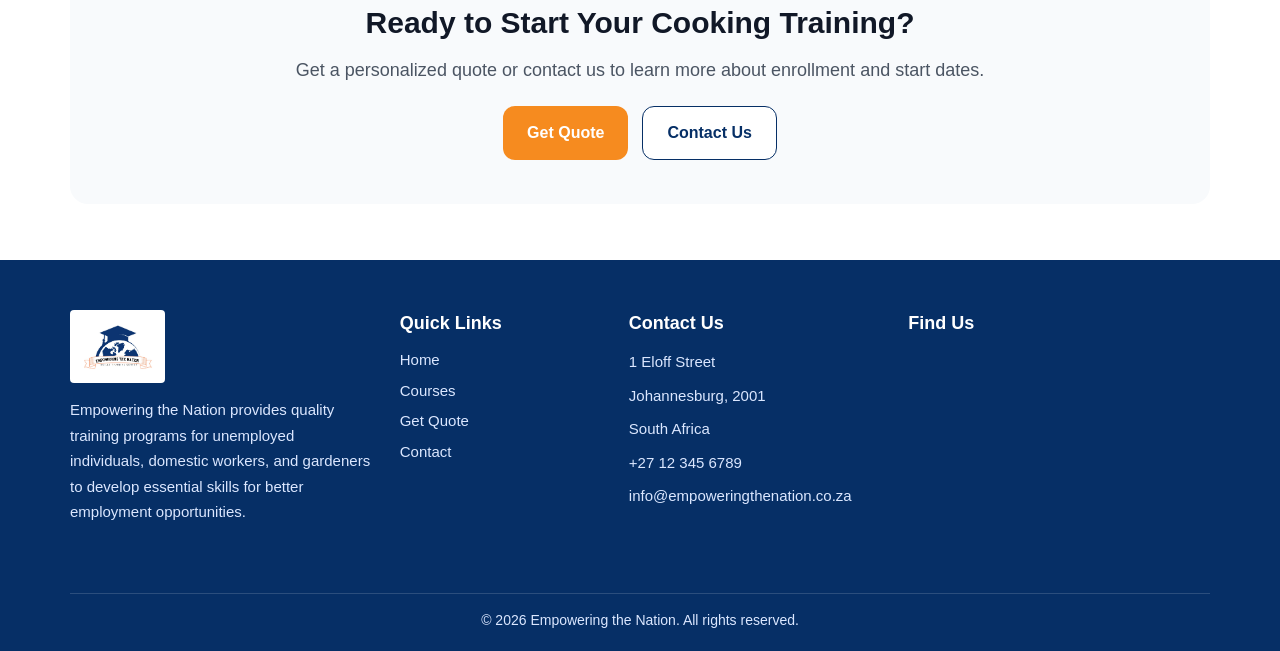
<file: course-cooking.html>
<!DOCTYPE html>

<html lang="en">
<head>
<meta charset="utf-8"/>
<meta content="width=device-width, initial-scale=1.0" name="viewport"/>
<title>Empowering the Nation | Cooking</title>
<meta content="Cooking course details for Empowering the Nation." name="description"/>
<link href="style.css" rel="stylesheet"/>
</head>
<body>
<div class="top-bar">
<div class="container top-bar-inner">
<div class="top-left"><span><svg aria-hidden="true" class="icon" viewbox="0 0 24 24"><path d="M22 16.92v3a2 2 0 0 1-2.18 2A19.8 19.8 0 0 1 3.11 5.18 2 2 0 0 1 5.1 3h3a2 2 0 0 1 2 1.72c.12.9.32 1.77.6 2.6a2 2 0 0 1-.45 2.11L9 10.7a16 16 0 0 0 4.3 4.3l1.27-1.25a2 2 0 0 1 2.11-.45c.83.28 1.7.48 2.6.6A2 2 0 0 1 22 16.92z"></path></svg> +27 12 345 6789</span><span><svg aria-hidden="true" class="icon" viewbox="0 0 24 24"><rect height="14" rx="2" width="18" x="3" y="5"></rect><path d="m3 7 9 6 9-6"></path></svg> info@empoweringthenation.co.za</span></div>
<div class="top-right"><span>Empowering Communities Through Education</span></div>
</div>
</div>
<header class="main-header">
<div class="container nav-wrap">
<div class="logo-area"><img alt="Empowering the Nation Logo" class="logo-img" src="images/logo.png"/></div>
<nav class="main-nav">
<a class="nav-link" href="index.html">Home</a>
<a class="nav-link active" href="training-programs.html">Courses</a>
<a class="nav-link" href="get-quote.html">Get Quote</a>
<a class="nav-link" href="contact.html">Contact</a>
</nav>
<select id="language"><option value="en">English</option><option value="af">Afrikaans</option><option value="zu">isiZulu</option><option value="st">Sesotho</option></select></div>
</header>
<main class="course-detail-page">
<section class="container course-detail-hero">
<a class="back-link" href="training-programs.html">← Back to All Courses</a>
<div class="course-detail-hero-grid">
<div class="course-detail-intro">
<span class="duration-badge orange-badge">6 Weeks Course</span>
<h1>Cooking</h1>
<p>Practical cooking training covering food preparation, kitchen safety, hygiene, nutrition, menu planning, and meal preparation for different needs.</p>
<div class="course-meta-row"><span><svg aria-hidden="true" class="inline-icon" viewbox="0 0 24 24"><rect height="18" rx="2" width="18" x="3" y="4"></rect><path d="M16 2v4M8 2v4M3 10h18"></path></svg> <strong>6 Weeks</strong></span><span class="hero-price">R750</span></div>
<a class="btn btn-primary" href="get-quote.html">Get Quote →</a>
</div>
<div aria-label="Cooking Training course image" class="course-image-card real-course-image-card">
<img alt="Cooking Training" class="course-detail-image" src="images/cooking.jpg"/>
</div>
</div>
</section>
<section class="container course-detail-content">
<div class="learn-panel">
<h2><svg aria-hidden="true" class="inline-icon" viewbox="0 0 24 24"><circle cx="12" cy="8" r="5"></circle><path d="M8.5 12.5 7 22l5-3 5 3-1.5-9.5"></path></svg> What You'll Learn</h2>
<ul class="learn-list"><li><svg aria-hidden="true" class="learn-check-icon" viewbox="0 0 24 24"><path d="M20 6 9 17l-5-5"></path></svg><div><strong>Food Preparation Techniques</strong><p>Practice basic cutting, cooking, and meal preparation methods.</p></div></li><li><svg aria-hidden="true" class="learn-check-icon" viewbox="0 0 24 24"><path d="M20 6 9 17l-5-5"></path></svg><div><strong>Kitchen Safety and Hygiene</strong><p>Maintain safe, clean, and hygienic kitchen practices.</p></div></li><li><svg aria-hidden="true" class="learn-check-icon" viewbox="0 0 24 24"><path d="M20 6 9 17l-5-5"></path></svg><div><strong>Menu Planning</strong><p>Plan meals based on budget, nutrition, and needs.</p></div></li><li><svg aria-hidden="true" class="learn-check-icon" viewbox="0 0 24 24"><path d="M20 6 9 17l-5-5"></path></svg><div><strong>Nutritional Awareness</strong><p>Understand balanced meals and healthy food choices.</p></div></li><li><svg aria-hidden="true" class="learn-check-icon" viewbox="0 0 24 24"><path d="M20 6 9 17l-5-5"></path></svg><div><strong>Dietary Requirements</strong><p>Prepare meals for different dietary needs and preferences.</p></div></li></ul>
</div>
<aside class="detail-sidebar">
<div class="course-info-card">
<h2>Course Details</h2>
<div><span>Duration</span><strong>6 Weeks</strong></div>
<div><span>Price</span><strong>R750</strong></div>
<div><span>Certification</span><strong>Certificate of Completion</strong></div>
<div><span>Training Type</span><strong>Hands-on Practical</strong></div>
</div>
<div class="bulk-small-card">
<h2><svg aria-hidden="true" class="inline-icon" viewbox="0 0 24 24"><rect height="12" rx="2" width="18" x="3" y="6"></rect><circle cx="12" cy="12" r="3"></circle><path d="M6 10v4M18 10v4"></path></svg> Bulk Discount</h2>
<p>Save up to 15% when you enroll in multiple courses.</p>
<ul><li>2 courses = 5% off</li><li>3 courses = 10% off</li><li>4+ courses = 15% off</li></ul>
<a class="btn btn-primary" href="get-quote.html">Calculate Your Savings</a>
</div>
</aside>
</section>
<section class="container course-cta-box">
<h2>Ready to Start Your Cooking Training?</h2>
<p>Get a personalized quote or contact us to learn more about enrollment and start dates.</p>
<div><a class="btn btn-primary" href="get-quote.html">Get Quote</a><a class="btn outline-btn" href="contact.html">Contact Us</a></div>
</section>
</main>
<footer class="site-footer">
<div class="container footer-grid">
<div class="footer-about"><img alt="Empowering the Nation Logo" class="footer-logo-img" src="images/logo.png"/><p>Empowering the Nation provides quality training programs for unemployed individuals, domestic workers, and gardeners to develop essential skills for better employment opportunities.</p></div>
<div class="footer-links"><h4>Quick Links</h4><a href="index.html">Home</a><a href="training-programs.html">Courses</a><a href="get-quote.html">Get Quote</a><a href="contact.html">Contact</a></div>
<div class="footer-contact"><h4>Contact Us</h4><p>1 Eloff Street</p><p>Johannesburg, 2001</p><p>South Africa</p><p>+27 12 345 6789</p><p>info@empoweringthenation.co.za</p></div>
<div class="footer-map"><h4>Find Us</h4><div class="map-frame"><iframe loading="lazy" src="https://www.google.com/maps?q=1%20Eloff%20Street%2C%20Johannesburg&amp;z=15&amp;output=embed"></iframe></div></div>
</div>
<div class="container footer-bottom"><p>© 2026 Empowering the Nation. All rights reserved.</p></div>
</footer>
<script src="script.js"></script></body>
</html>
</file>
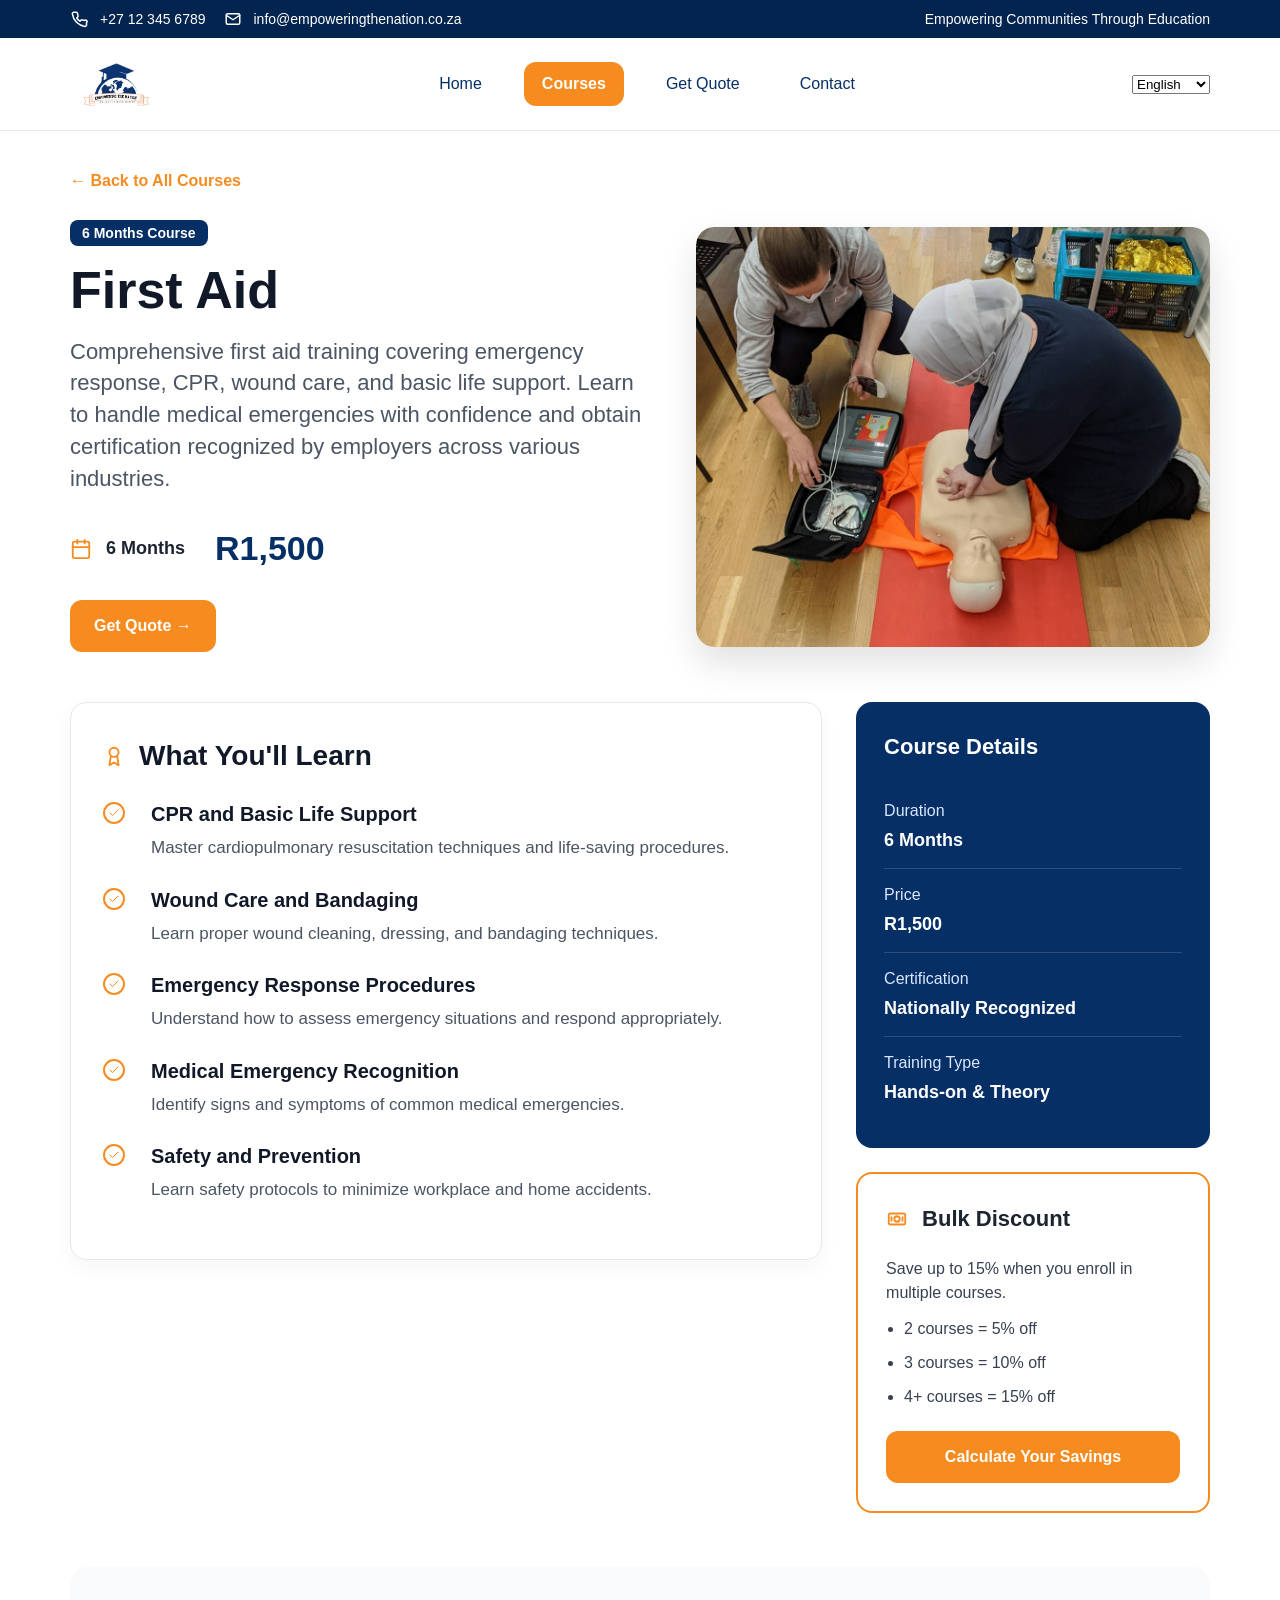
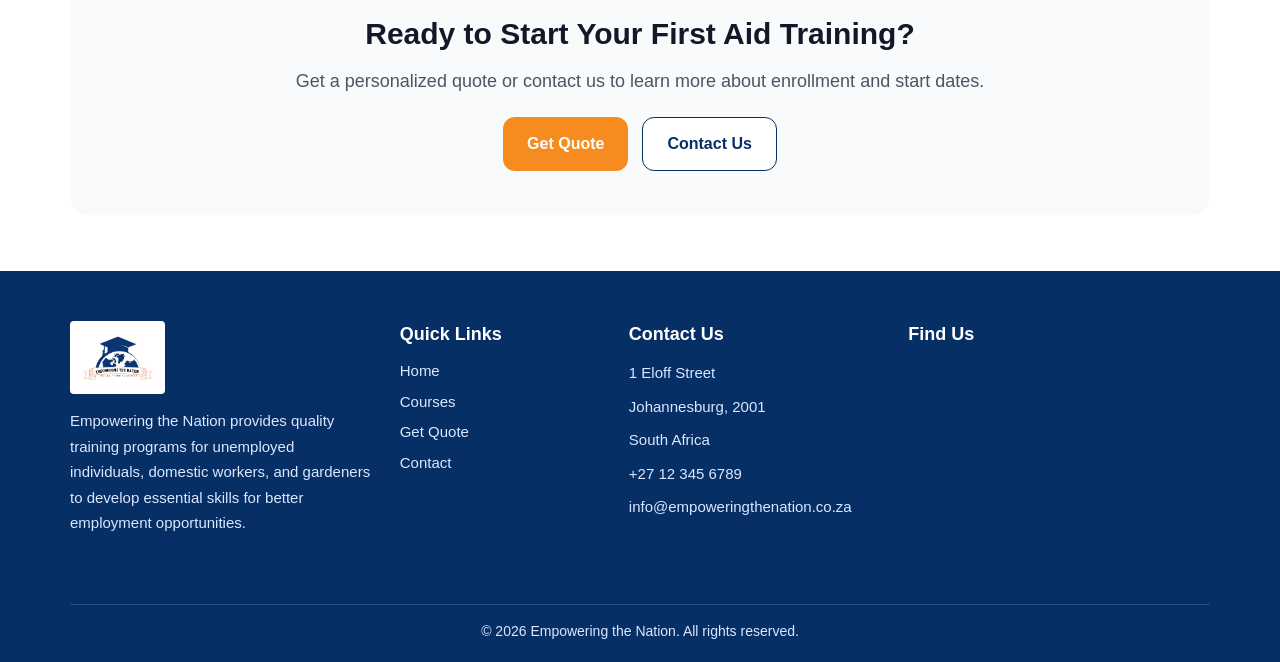
<file: course-first-aid.html>
<!DOCTYPE html>

<html lang="en">
<head>
<meta charset="utf-8"/>
<meta content="width=device-width, initial-scale=1.0" name="viewport"/>
<title>Empowering the Nation | First Aid</title>
<meta content="First Aid course details for Empowering the Nation." name="description"/>
<link href="style.css" rel="stylesheet"/>
</head>
<body>
<div class="top-bar">
<div class="container top-bar-inner">
<div class="top-left"><span><svg aria-hidden="true" class="icon" viewbox="0 0 24 24"><path d="M22 16.92v3a2 2 0 0 1-2.18 2A19.8 19.8 0 0 1 3.11 5.18 2 2 0 0 1 5.1 3h3a2 2 0 0 1 2 1.72c.12.9.32 1.77.6 2.6a2 2 0 0 1-.45 2.11L9 10.7a16 16 0 0 0 4.3 4.3l1.27-1.25a2 2 0 0 1 2.11-.45c.83.28 1.7.48 2.6.6A2 2 0 0 1 22 16.92z"></path></svg> +27 12 345 6789</span><span><svg aria-hidden="true" class="icon" viewbox="0 0 24 24"><rect height="14" rx="2" width="18" x="3" y="5"></rect><path d="m3 7 9 6 9-6"></path></svg> info@empoweringthenation.co.za</span></div>
<div class="top-right"><span>Empowering Communities Through Education</span></div>
</div>
</div>
<header class="main-header">
<div class="container nav-wrap">
<div class="logo-area"><img alt="Empowering the Nation Logo" class="logo-img" src="images/logo.png"/></div>
<nav class="main-nav">
<a class="nav-link" href="index.html">Home</a>
<a class="nav-link active" href="training-programs.html">Courses</a>
<a class="nav-link" href="get-quote.html">Get Quote</a>
<a class="nav-link" href="contact.html">Contact</a>
</nav>
<select id="language"><option value="en">English</option><option value="af">Afrikaans</option><option value="zu">isiZulu</option><option value="st">Sesotho</option></select></div>
</header>
<main class="course-detail-page">
<section class="container course-detail-hero">
<a class="back-link" href="training-programs.html">← Back to All Courses</a>
<div class="course-detail-hero-grid">
<div class="course-detail-intro">
<span class="duration-badge blue-badge">6 Months Course</span>
<h1>First Aid</h1>
<p>Comprehensive first aid training covering emergency response, CPR, wound care, and basic life support. Learn to handle medical emergencies with confidence and obtain certification recognized by employers across various industries.</p>
<div class="course-meta-row"><span><svg aria-hidden="true" class="inline-icon" viewbox="0 0 24 24"><rect height="18" rx="2" width="18" x="3" y="4"></rect><path d="M16 2v4M8 2v4M3 10h18"></path></svg> <strong>6 Months</strong></span><span class="hero-price">R1,500</span></div>
<a class="btn btn-primary" href="get-quote.html">Get Quote →</a>
</div>
<div aria-label="First Aid Training course image" class="course-image-card real-course-image-card">
<img alt="First Aid Training" class="course-detail-image" src="images/first-aid.jpg"/>
</div>
</div>
</section>
<section class="container course-detail-content">
<div class="learn-panel">
<h2><svg aria-hidden="true" class="inline-icon" viewbox="0 0 24 24"><circle cx="12" cy="8" r="5"></circle><path d="M8.5 12.5 7 22l5-3 5 3-1.5-9.5"></path></svg> What You'll Learn</h2>
<ul class="learn-list"><li><svg aria-hidden="true" class="learn-check-icon" viewbox="0 0 24 24"><path d="M20 6 9 17l-5-5"></path></svg><div><strong>CPR and Basic Life Support</strong><p>Master cardiopulmonary resuscitation techniques and life-saving procedures.</p></div></li><li><svg aria-hidden="true" class="learn-check-icon" viewbox="0 0 24 24"><path d="M20 6 9 17l-5-5"></path></svg><div><strong>Wound Care and Bandaging</strong><p>Learn proper wound cleaning, dressing, and bandaging techniques.</p></div></li><li><svg aria-hidden="true" class="learn-check-icon" viewbox="0 0 24 24"><path d="M20 6 9 17l-5-5"></path></svg><div><strong>Emergency Response Procedures</strong><p>Understand how to assess emergency situations and respond appropriately.</p></div></li><li><svg aria-hidden="true" class="learn-check-icon" viewbox="0 0 24 24"><path d="M20 6 9 17l-5-5"></path></svg><div><strong>Medical Emergency Recognition</strong><p>Identify signs and symptoms of common medical emergencies.</p></div></li><li><svg aria-hidden="true" class="learn-check-icon" viewbox="0 0 24 24"><path d="M20 6 9 17l-5-5"></path></svg><div><strong>Safety and Prevention</strong><p>Learn safety protocols to minimize workplace and home accidents.</p></div></li></ul>
</div>
<aside class="detail-sidebar">
<div class="course-info-card">
<h2>Course Details</h2>
<div><span>Duration</span><strong>6 Months</strong></div>
<div><span>Price</span><strong>R1,500</strong></div>
<div><span>Certification</span><strong>Nationally Recognized</strong></div>
<div><span>Training Type</span><strong>Hands-on &amp; Theory</strong></div>
</div>
<div class="bulk-small-card">
<h2><svg aria-hidden="true" class="inline-icon" viewbox="0 0 24 24"><rect height="12" rx="2" width="18" x="3" y="6"></rect><circle cx="12" cy="12" r="3"></circle><path d="M6 10v4M18 10v4"></path></svg> Bulk Discount</h2>
<p>Save up to 15% when you enroll in multiple courses.</p>
<ul><li>2 courses = 5% off</li><li>3 courses = 10% off</li><li>4+ courses = 15% off</li></ul>
<a class="btn btn-primary" href="get-quote.html">Calculate Your Savings</a>
</div>
</aside>
</section>
<section class="container course-cta-box">
<h2>Ready to Start Your First Aid Training?</h2>
<p>Get a personalized quote or contact us to learn more about enrollment and start dates.</p>
<div><a class="btn btn-primary" href="get-quote.html">Get Quote</a><a class="btn outline-btn" href="contact.html">Contact Us</a></div>
</section>
</main>
<footer class="site-footer">
<div class="container footer-grid">
<div class="footer-about"><img alt="Empowering the Nation Logo" class="footer-logo-img" src="images/logo.png"/><p>Empowering the Nation provides quality training programs for unemployed individuals, domestic workers, and gardeners to develop essential skills for better employment opportunities.</p></div>
<div class="footer-links"><h4>Quick Links</h4><a href="index.html">Home</a><a href="training-programs.html">Courses</a><a href="get-quote.html">Get Quote</a><a href="contact.html">Contact</a></div>
<div class="footer-contact"><h4>Contact Us</h4><p>1 Eloff Street</p><p>Johannesburg, 2001</p><p>South Africa</p><p>+27 12 345 6789</p><p>info@empoweringthenation.co.za</p></div>
<div class="footer-map"><h4>Find Us</h4><div class="map-frame"><iframe loading="lazy" src="https://www.google.com/maps?q=1%20Eloff%20Street%2C%20Johannesburg&amp;z=15&amp;output=embed"></iframe></div></div>
</div>
<div class="container footer-bottom"><p>© 2026 Empowering the Nation. All rights reserved.</p></div>
</footer>
<script src="script.js"></script></body>
</html>
</file>
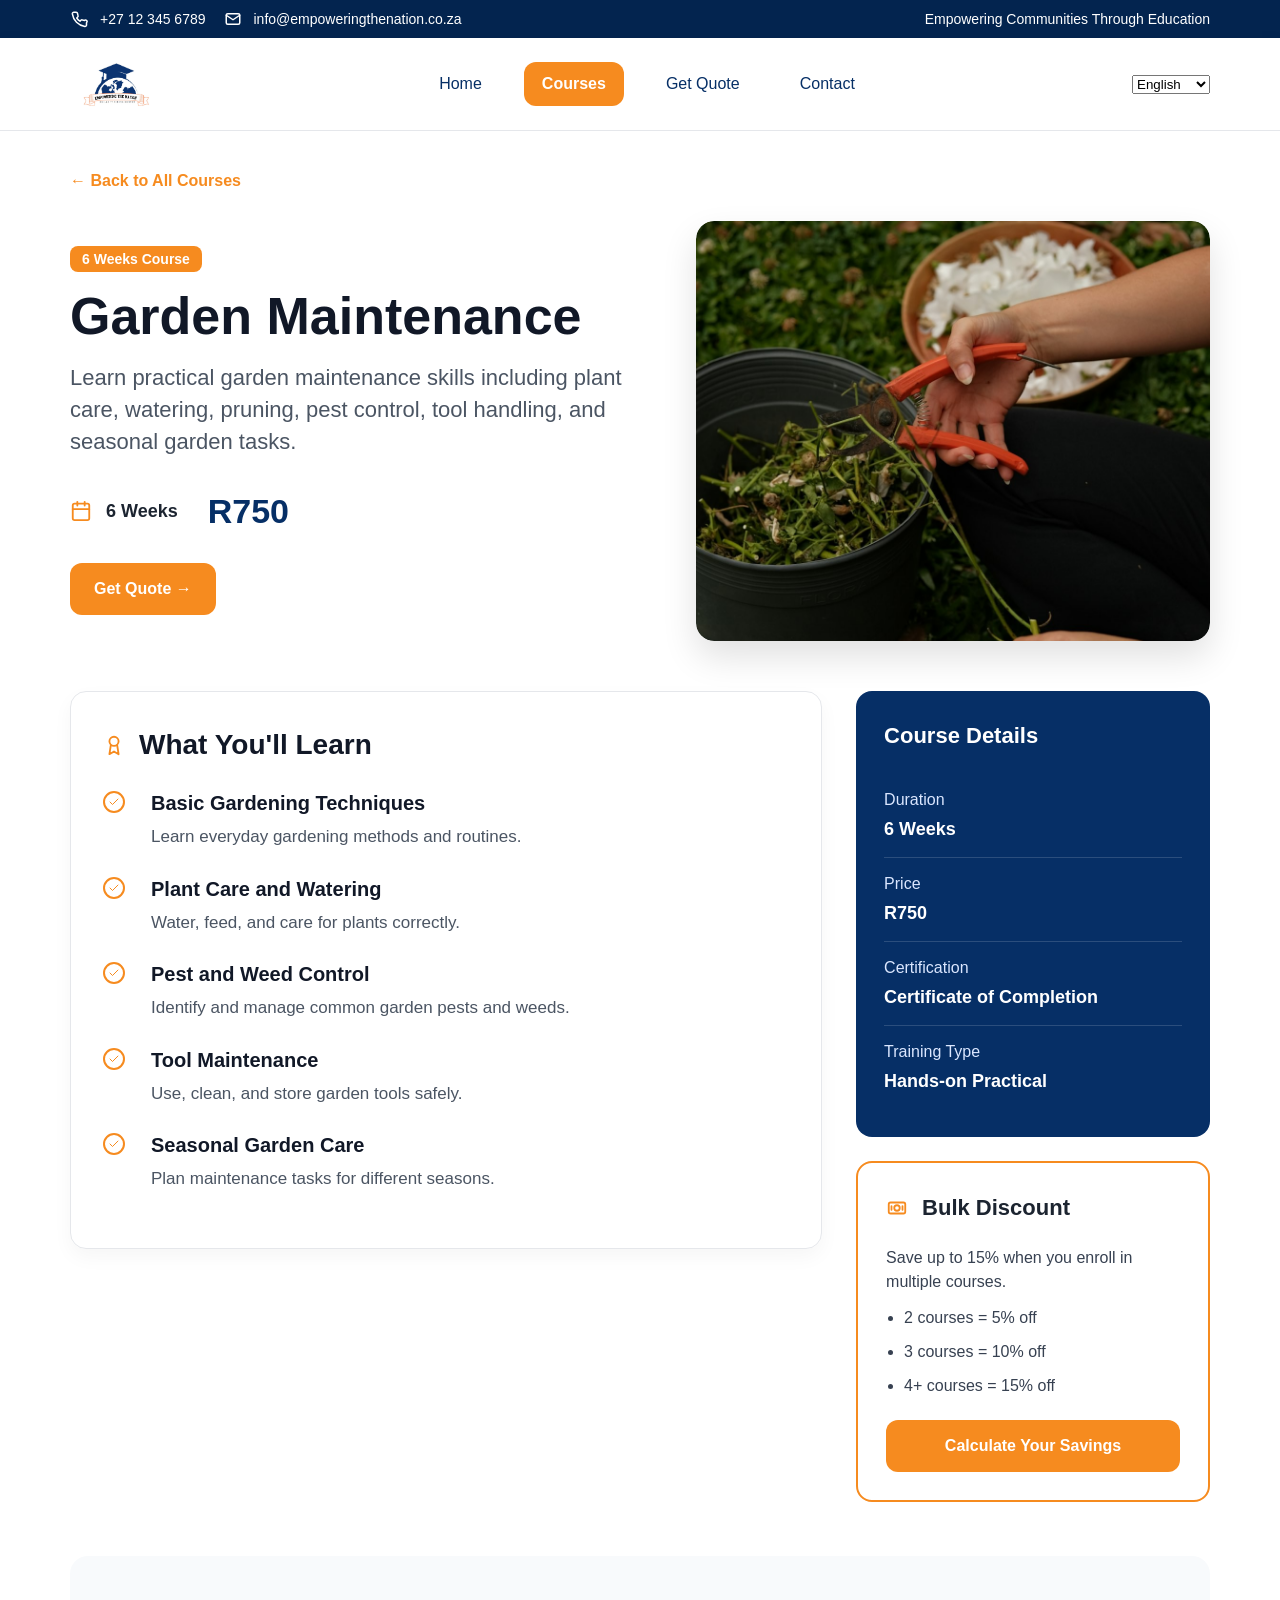
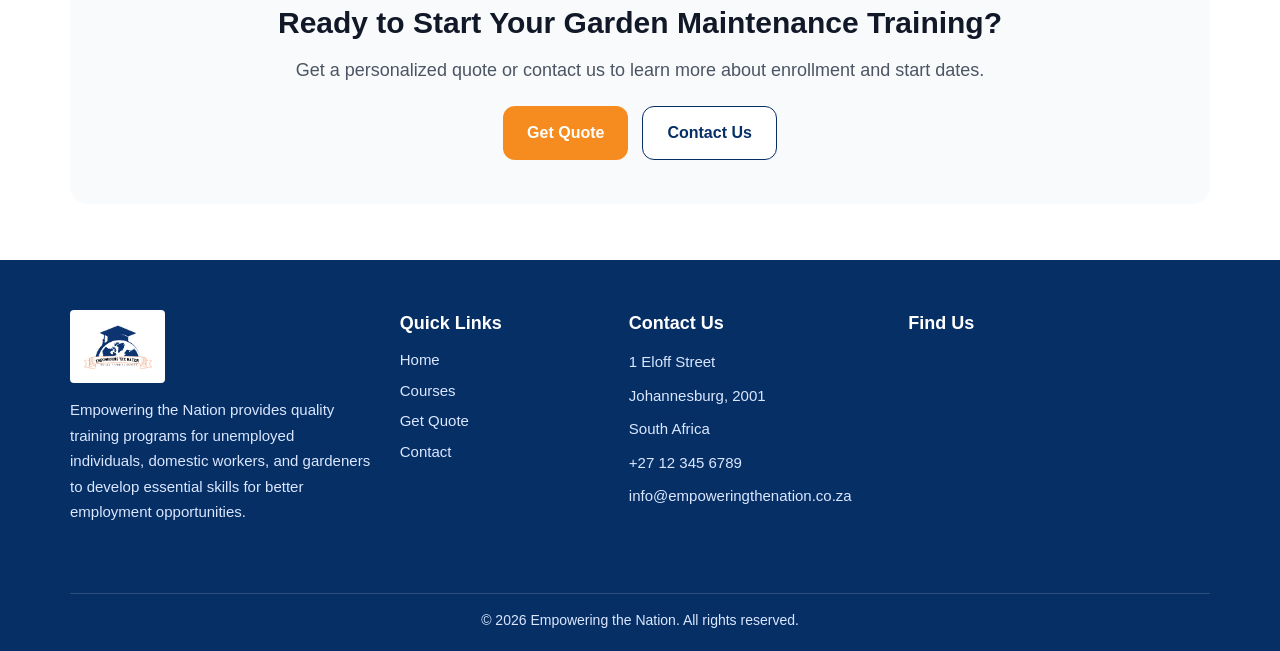
<file: course-garden-maintenance.html>
<!DOCTYPE html>

<html lang="en">
<head>
<meta charset="utf-8"/>
<meta content="width=device-width, initial-scale=1.0" name="viewport"/>
<title>Empowering the Nation | Garden Maintenance</title>
<meta content="Garden Maintenance course details for Empowering the Nation." name="description"/>
<link href="style.css" rel="stylesheet"/>
</head>
<body>
<div class="top-bar">
<div class="container top-bar-inner">
<div class="top-left"><span><svg aria-hidden="true" class="icon" viewbox="0 0 24 24"><path d="M22 16.92v3a2 2 0 0 1-2.18 2A19.8 19.8 0 0 1 3.11 5.18 2 2 0 0 1 5.1 3h3a2 2 0 0 1 2 1.72c.12.9.32 1.77.6 2.6a2 2 0 0 1-.45 2.11L9 10.7a16 16 0 0 0 4.3 4.3l1.27-1.25a2 2 0 0 1 2.11-.45c.83.28 1.7.48 2.6.6A2 2 0 0 1 22 16.92z"></path></svg> +27 12 345 6789</span><span><svg aria-hidden="true" class="icon" viewbox="0 0 24 24"><rect height="14" rx="2" width="18" x="3" y="5"></rect><path d="m3 7 9 6 9-6"></path></svg> info@empoweringthenation.co.za</span></div>
<div class="top-right"><span>Empowering Communities Through Education</span></div>
</div>
</div>
<header class="main-header">
<div class="container nav-wrap">
<div class="logo-area"><img alt="Empowering the Nation Logo" class="logo-img" src="images/logo.png"/></div>
<nav class="main-nav">
<a class="nav-link" href="index.html">Home</a>
<a class="nav-link active" href="training-programs.html">Courses</a>
<a class="nav-link" href="get-quote.html">Get Quote</a>
<a class="nav-link" href="contact.html">Contact</a>
</nav>
<select id="language"><option value="en">English</option><option value="af">Afrikaans</option><option value="zu">isiZulu</option><option value="st">Sesotho</option></select></div>
</header>
<main class="course-detail-page">
<section class="container course-detail-hero">
<a class="back-link" href="training-programs.html">← Back to All Courses</a>
<div class="course-detail-hero-grid">
<div class="course-detail-intro">
<span class="duration-badge orange-badge">6 Weeks Course</span>
<h1>Garden Maintenance</h1>
<p>Learn practical garden maintenance skills including plant care, watering, pruning, pest control, tool handling, and seasonal garden tasks.</p>
<div class="course-meta-row"><span><svg aria-hidden="true" class="inline-icon" viewbox="0 0 24 24"><rect height="18" rx="2" width="18" x="3" y="4"></rect><path d="M16 2v4M8 2v4M3 10h18"></path></svg> <strong>6 Weeks</strong></span><span class="hero-price">R750</span></div>
<a class="btn btn-primary" href="get-quote.html">Get Quote →</a>
</div>
<div aria-label="Garden Maintenance Training course image" class="course-image-card real-course-image-card">
<img alt="Garden Maintenance Training" class="course-detail-image" src="images/garden-maintenance.jpg"/>
</div>
</div>
</section>
<section class="container course-detail-content">
<div class="learn-panel">
<h2><svg aria-hidden="true" class="inline-icon" viewbox="0 0 24 24"><circle cx="12" cy="8" r="5"></circle><path d="M8.5 12.5 7 22l5-3 5 3-1.5-9.5"></path></svg> What You'll Learn</h2>
<ul class="learn-list"><li><svg aria-hidden="true" class="learn-check-icon" viewbox="0 0 24 24"><path d="M20 6 9 17l-5-5"></path></svg><div><strong>Basic Gardening Techniques</strong><p>Learn everyday gardening methods and routines.</p></div></li><li><svg aria-hidden="true" class="learn-check-icon" viewbox="0 0 24 24"><path d="M20 6 9 17l-5-5"></path></svg><div><strong>Plant Care and Watering</strong><p>Water, feed, and care for plants correctly.</p></div></li><li><svg aria-hidden="true" class="learn-check-icon" viewbox="0 0 24 24"><path d="M20 6 9 17l-5-5"></path></svg><div><strong>Pest and Weed Control</strong><p>Identify and manage common garden pests and weeds.</p></div></li><li><svg aria-hidden="true" class="learn-check-icon" viewbox="0 0 24 24"><path d="M20 6 9 17l-5-5"></path></svg><div><strong>Tool Maintenance</strong><p>Use, clean, and store garden tools safely.</p></div></li><li><svg aria-hidden="true" class="learn-check-icon" viewbox="0 0 24 24"><path d="M20 6 9 17l-5-5"></path></svg><div><strong>Seasonal Garden Care</strong><p>Plan maintenance tasks for different seasons.</p></div></li></ul>
</div>
<aside class="detail-sidebar">
<div class="course-info-card">
<h2>Course Details</h2>
<div><span>Duration</span><strong>6 Weeks</strong></div>
<div><span>Price</span><strong>R750</strong></div>
<div><span>Certification</span><strong>Certificate of Completion</strong></div>
<div><span>Training Type</span><strong>Hands-on Practical</strong></div>
</div>
<div class="bulk-small-card">
<h2><svg aria-hidden="true" class="inline-icon" viewbox="0 0 24 24"><rect height="12" rx="2" width="18" x="3" y="6"></rect><circle cx="12" cy="12" r="3"></circle><path d="M6 10v4M18 10v4"></path></svg> Bulk Discount</h2>
<p>Save up to 15% when you enroll in multiple courses.</p>
<ul><li>2 courses = 5% off</li><li>3 courses = 10% off</li><li>4+ courses = 15% off</li></ul>
<a class="btn btn-primary" href="get-quote.html">Calculate Your Savings</a>
</div>
</aside>
</section>
<section class="container course-cta-box">
<h2>Ready to Start Your Garden Maintenance Training?</h2>
<p>Get a personalized quote or contact us to learn more about enrollment and start dates.</p>
<div><a class="btn btn-primary" href="get-quote.html">Get Quote</a><a class="btn outline-btn" href="contact.html">Contact Us</a></div>
</section>
</main>
<footer class="site-footer">
<div class="container footer-grid">
<div class="footer-about"><img alt="Empowering the Nation Logo" class="footer-logo-img" src="images/logo.png"/><p>Empowering the Nation provides quality training programs for unemployed individuals, domestic workers, and gardeners to develop essential skills for better employment opportunities.</p></div>
<div class="footer-links"><h4>Quick Links</h4><a href="index.html">Home</a><a href="training-programs.html">Courses</a><a href="get-quote.html">Get Quote</a><a href="contact.html">Contact</a></div>
<div class="footer-contact"><h4>Contact Us</h4><p>1 Eloff Street</p><p>Johannesburg, 2001</p><p>South Africa</p><p>+27 12 345 6789</p><p>info@empoweringthenation.co.za</p></div>
<div class="footer-map"><h4>Find Us</h4><div class="map-frame"><iframe loading="lazy" src="https://www.google.com/maps?q=1%20Eloff%20Street%2C%20Johannesburg&amp;z=15&amp;output=embed"></iframe></div></div>
</div>
<div class="container footer-bottom"><p>© 2026 Empowering the Nation. All rights reserved.</p></div>
</footer>
<script src="script.js"></script></body>
</html>
</file>
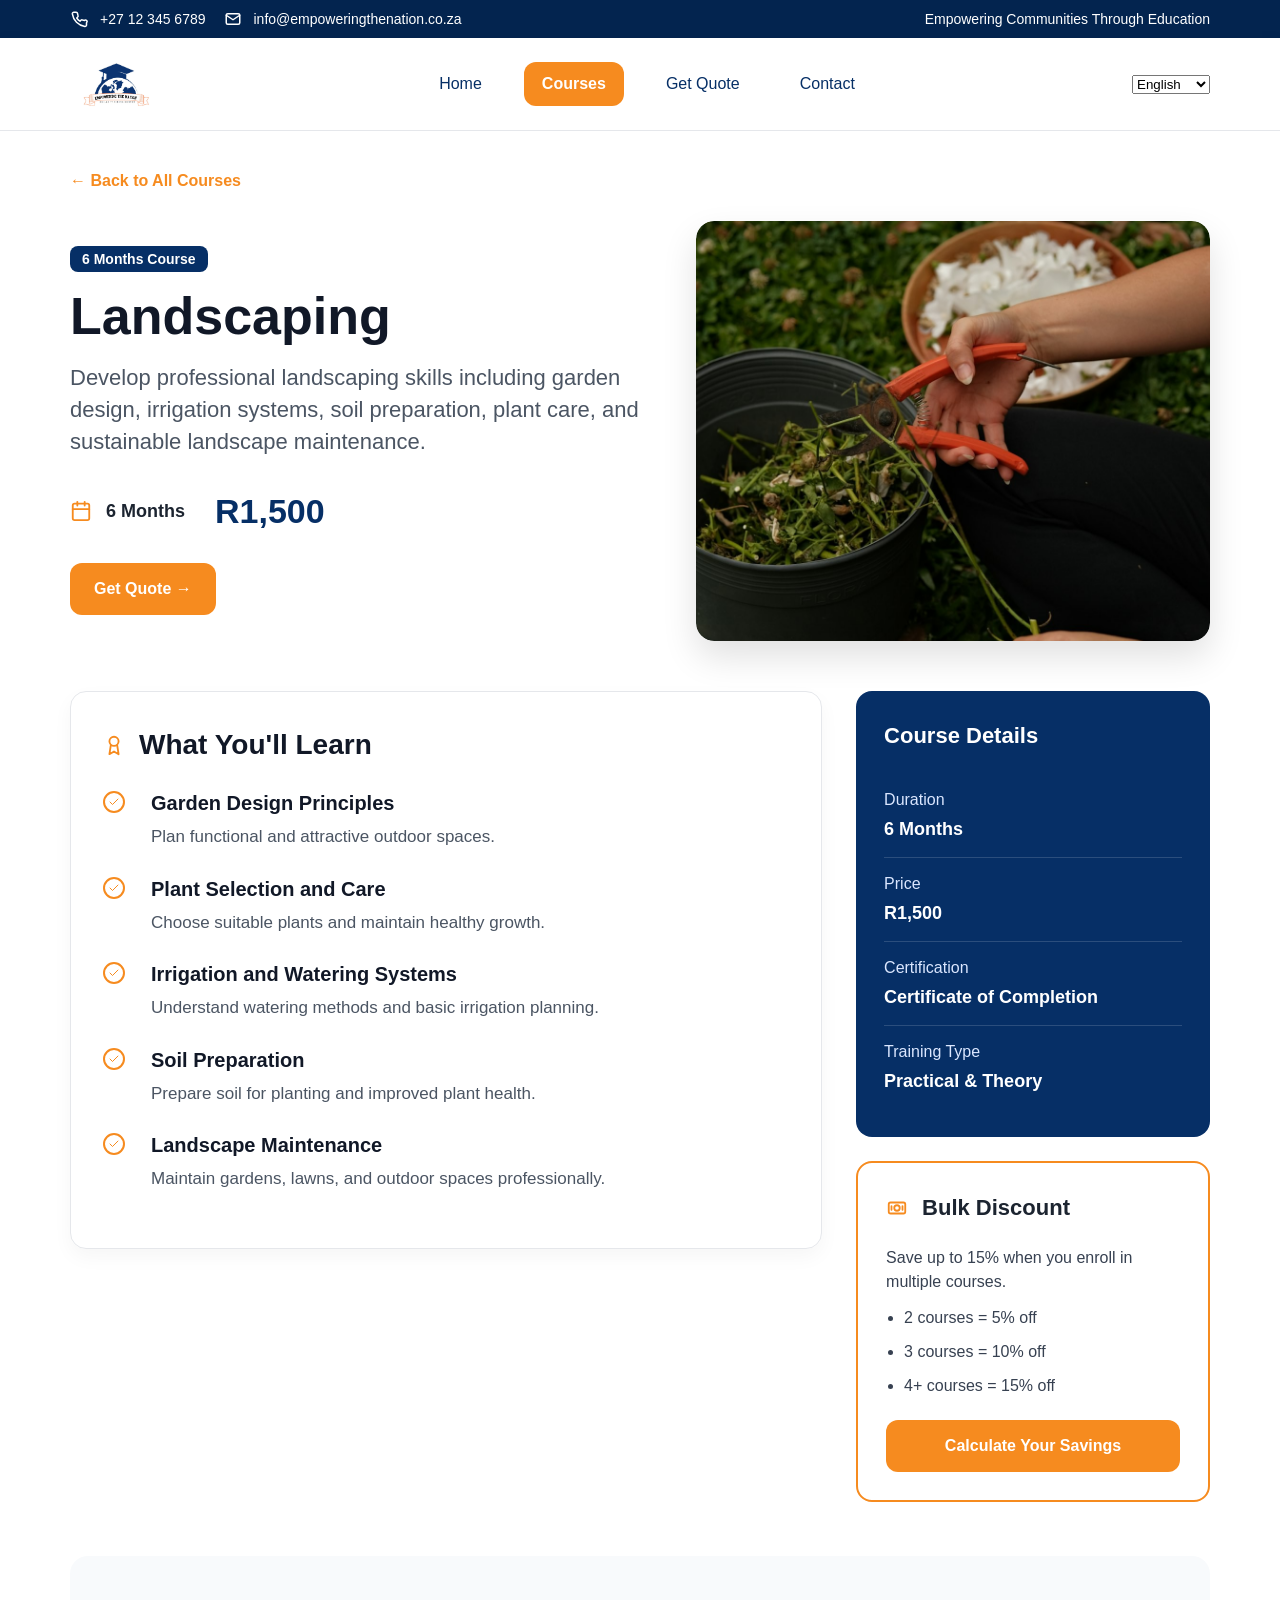
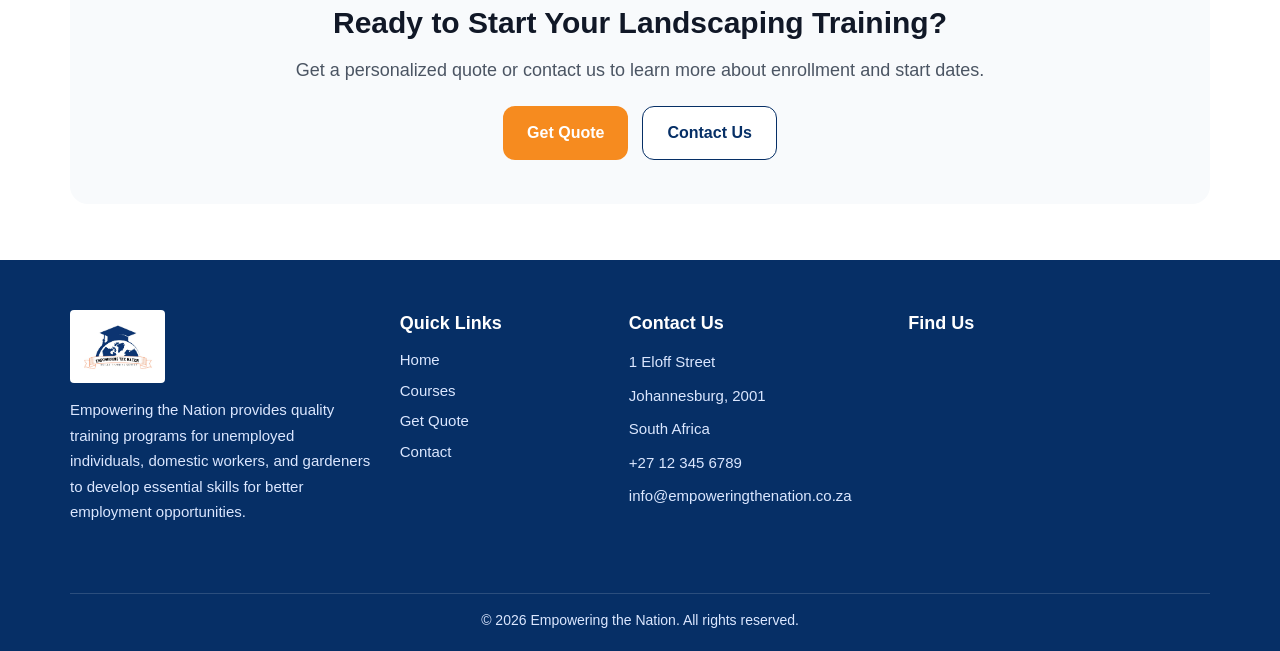
<file: course-landscaping.html>
<!DOCTYPE html>

<html lang="en">
<head>
<meta charset="utf-8"/>
<meta content="width=device-width, initial-scale=1.0" name="viewport"/>
<title>Empowering the Nation | Landscaping</title>
<meta content="Landscaping course details for Empowering the Nation." name="description"/>
<link href="style.css" rel="stylesheet"/>
</head>
<body>
<div class="top-bar">
<div class="container top-bar-inner">
<div class="top-left"><span><svg aria-hidden="true" class="icon" viewbox="0 0 24 24"><path d="M22 16.92v3a2 2 0 0 1-2.18 2A19.8 19.8 0 0 1 3.11 5.18 2 2 0 0 1 5.1 3h3a2 2 0 0 1 2 1.72c.12.9.32 1.77.6 2.6a2 2 0 0 1-.45 2.11L9 10.7a16 16 0 0 0 4.3 4.3l1.27-1.25a2 2 0 0 1 2.11-.45c.83.28 1.7.48 2.6.6A2 2 0 0 1 22 16.92z"></path></svg> +27 12 345 6789</span><span><svg aria-hidden="true" class="icon" viewbox="0 0 24 24"><rect height="14" rx="2" width="18" x="3" y="5"></rect><path d="m3 7 9 6 9-6"></path></svg> info@empoweringthenation.co.za</span></div>
<div class="top-right"><span>Empowering Communities Through Education</span></div>
</div>
</div>
<header class="main-header">
<div class="container nav-wrap">
<div class="logo-area"><img alt="Empowering the Nation Logo" class="logo-img" src="images/logo.png"/></div>
<nav class="main-nav">
<a class="nav-link" href="index.html">Home</a>
<a class="nav-link active" href="training-programs.html">Courses</a>
<a class="nav-link" href="get-quote.html">Get Quote</a>
<a class="nav-link" href="contact.html">Contact</a>
</nav>
<select id="language"><option value="en">English</option><option value="af">Afrikaans</option><option value="zu">isiZulu</option><option value="st">Sesotho</option></select></div>
</header>
<main class="course-detail-page">
<section class="container course-detail-hero">
<a class="back-link" href="training-programs.html">← Back to All Courses</a>
<div class="course-detail-hero-grid">
<div class="course-detail-intro">
<span class="duration-badge blue-badge">6 Months Course</span>
<h1>Landscaping</h1>
<p>Develop professional landscaping skills including garden design, irrigation systems, soil preparation, plant care, and sustainable landscape maintenance.</p>
<div class="course-meta-row"><span><svg aria-hidden="true" class="inline-icon" viewbox="0 0 24 24"><rect height="18" rx="2" width="18" x="3" y="4"></rect><path d="M16 2v4M8 2v4M3 10h18"></path></svg> <strong>6 Months</strong></span><span class="hero-price">R1,500</span></div>
<a class="btn btn-primary" href="get-quote.html">Get Quote →</a>
</div>
<div aria-label="Landscaping Training course image" class="course-image-card real-course-image-card">
<img alt="Landscaping Training" class="course-detail-image" src="images/landscaping.jpg"/>
</div>
</div>
</section>
<section class="container course-detail-content">
<div class="learn-panel">
<h2><svg aria-hidden="true" class="inline-icon" viewbox="0 0 24 24"><circle cx="12" cy="8" r="5"></circle><path d="M8.5 12.5 7 22l5-3 5 3-1.5-9.5"></path></svg> What You'll Learn</h2>
<ul class="learn-list"><li><svg aria-hidden="true" class="learn-check-icon" viewbox="0 0 24 24"><path d="M20 6 9 17l-5-5"></path></svg><div><strong>Garden Design Principles</strong><p>Plan functional and attractive outdoor spaces.</p></div></li><li><svg aria-hidden="true" class="learn-check-icon" viewbox="0 0 24 24"><path d="M20 6 9 17l-5-5"></path></svg><div><strong>Plant Selection and Care</strong><p>Choose suitable plants and maintain healthy growth.</p></div></li><li><svg aria-hidden="true" class="learn-check-icon" viewbox="0 0 24 24"><path d="M20 6 9 17l-5-5"></path></svg><div><strong>Irrigation and Watering Systems</strong><p>Understand watering methods and basic irrigation planning.</p></div></li><li><svg aria-hidden="true" class="learn-check-icon" viewbox="0 0 24 24"><path d="M20 6 9 17l-5-5"></path></svg><div><strong>Soil Preparation</strong><p>Prepare soil for planting and improved plant health.</p></div></li><li><svg aria-hidden="true" class="learn-check-icon" viewbox="0 0 24 24"><path d="M20 6 9 17l-5-5"></path></svg><div><strong>Landscape Maintenance</strong><p>Maintain gardens, lawns, and outdoor spaces professionally.</p></div></li></ul>
</div>
<aside class="detail-sidebar">
<div class="course-info-card">
<h2>Course Details</h2>
<div><span>Duration</span><strong>6 Months</strong></div>
<div><span>Price</span><strong>R1,500</strong></div>
<div><span>Certification</span><strong>Certificate of Completion</strong></div>
<div><span>Training Type</span><strong>Practical &amp; Theory</strong></div>
</div>
<div class="bulk-small-card">
<h2><svg aria-hidden="true" class="inline-icon" viewbox="0 0 24 24"><rect height="12" rx="2" width="18" x="3" y="6"></rect><circle cx="12" cy="12" r="3"></circle><path d="M6 10v4M18 10v4"></path></svg> Bulk Discount</h2>
<p>Save up to 15% when you enroll in multiple courses.</p>
<ul><li>2 courses = 5% off</li><li>3 courses = 10% off</li><li>4+ courses = 15% off</li></ul>
<a class="btn btn-primary" href="get-quote.html">Calculate Your Savings</a>
</div>
</aside>
</section>
<section class="container course-cta-box">
<h2>Ready to Start Your Landscaping Training?</h2>
<p>Get a personalized quote or contact us to learn more about enrollment and start dates.</p>
<div><a class="btn btn-primary" href="get-quote.html">Get Quote</a><a class="btn outline-btn" href="contact.html">Contact Us</a></div>
</section>
</main>
<footer class="site-footer">
<div class="container footer-grid">
<div class="footer-about"><img alt="Empowering the Nation Logo" class="footer-logo-img" src="images/logo.png"/><p>Empowering the Nation provides quality training programs for unemployed individuals, domestic workers, and gardeners to develop essential skills for better employment opportunities.</p></div>
<div class="footer-links"><h4>Quick Links</h4><a href="index.html">Home</a><a href="training-programs.html">Courses</a><a href="get-quote.html">Get Quote</a><a href="contact.html">Contact</a></div>
<div class="footer-contact"><h4>Contact Us</h4><p>1 Eloff Street</p><p>Johannesburg, 2001</p><p>South Africa</p><p>+27 12 345 6789</p><p>info@empoweringthenation.co.za</p></div>
<div class="footer-map"><h4>Find Us</h4><div class="map-frame"><iframe loading="lazy" src="https://www.google.com/maps?q=1%20Eloff%20Street%2C%20Johannesburg&amp;z=15&amp;output=embed"></iframe></div></div>
</div>
<div class="container footer-bottom"><p>© 2026 Empowering the Nation. All rights reserved.</p></div>
</footer>
<script src="script.js"></script></body>
</html>
</file>
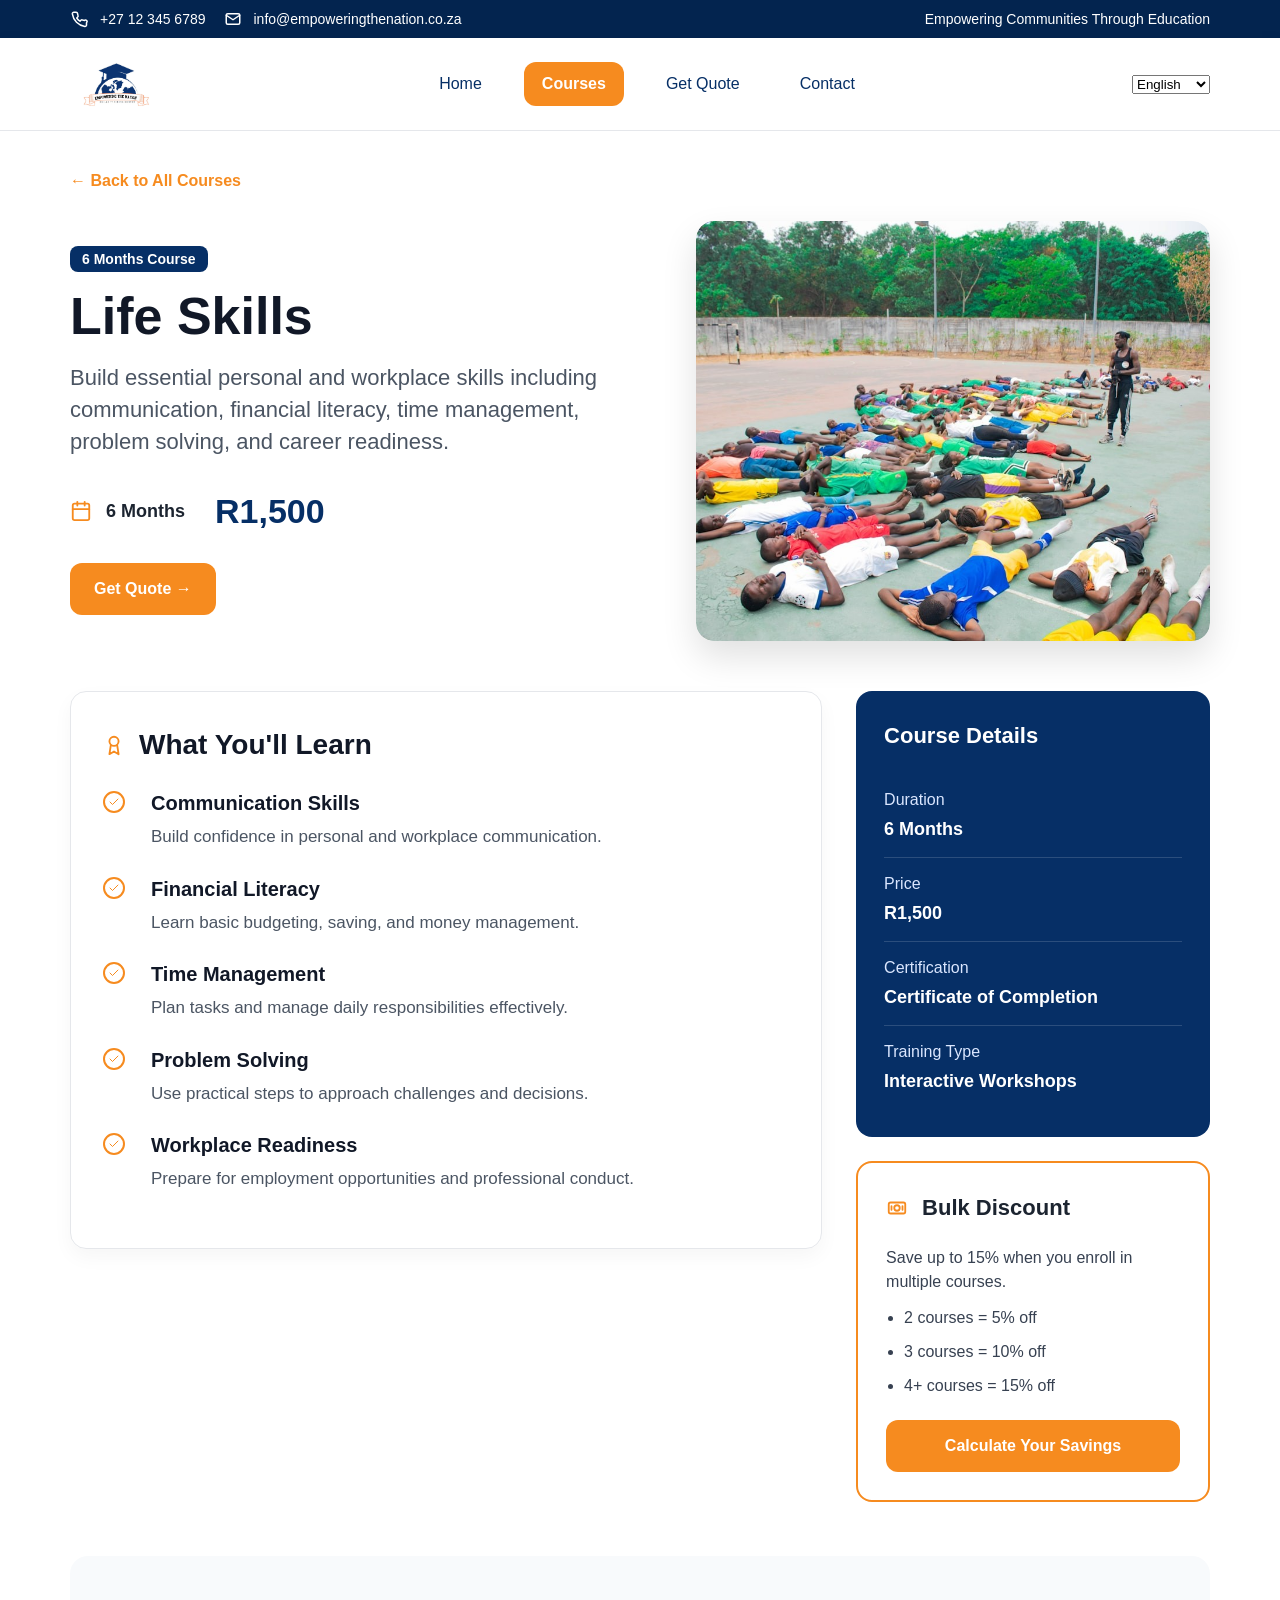
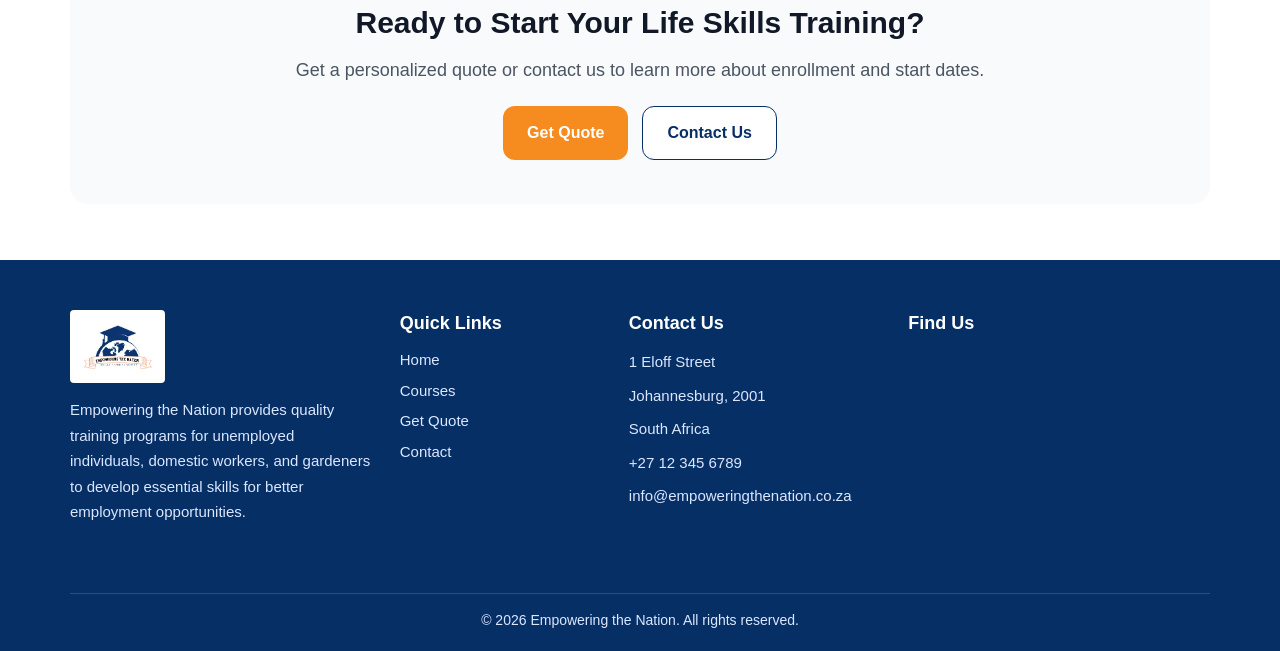
<file: course-life-skills.html>
<!DOCTYPE html>

<html lang="en">
<head>
<meta charset="utf-8"/>
<meta content="width=device-width, initial-scale=1.0" name="viewport"/>
<title>Empowering the Nation | Life Skills</title>
<meta content="Life Skills course details for Empowering the Nation." name="description"/>
<link href="style.css" rel="stylesheet"/>
</head>
<body>
<div class="top-bar">
<div class="container top-bar-inner">
<div class="top-left"><span><svg aria-hidden="true" class="icon" viewbox="0 0 24 24"><path d="M22 16.92v3a2 2 0 0 1-2.18 2A19.8 19.8 0 0 1 3.11 5.18 2 2 0 0 1 5.1 3h3a2 2 0 0 1 2 1.72c.12.9.32 1.77.6 2.6a2 2 0 0 1-.45 2.11L9 10.7a16 16 0 0 0 4.3 4.3l1.27-1.25a2 2 0 0 1 2.11-.45c.83.28 1.7.48 2.6.6A2 2 0 0 1 22 16.92z"></path></svg> +27 12 345 6789</span><span><svg aria-hidden="true" class="icon" viewbox="0 0 24 24"><rect height="14" rx="2" width="18" x="3" y="5"></rect><path d="m3 7 9 6 9-6"></path></svg> info@empoweringthenation.co.za</span></div>
<div class="top-right"><span>Empowering Communities Through Education</span></div>
</div>
</div>
<header class="main-header">
<div class="container nav-wrap">
<div class="logo-area"><img alt="Empowering the Nation Logo" class="logo-img" src="images/logo.png"/></div>
<nav class="main-nav">
<a class="nav-link" href="index.html">Home</a>
<a class="nav-link active" href="training-programs.html">Courses</a>
<a class="nav-link" href="get-quote.html">Get Quote</a>
<a class="nav-link" href="contact.html">Contact</a>
</nav>
<select id="language"><option value="en">English</option><option value="af">Afrikaans</option><option value="zu">isiZulu</option><option value="st">Sesotho</option></select></div>
</header>
<main class="course-detail-page">
<section class="container course-detail-hero">
<a class="back-link" href="training-programs.html">← Back to All Courses</a>
<div class="course-detail-hero-grid">
<div class="course-detail-intro">
<span class="duration-badge blue-badge">6 Months Course</span>
<h1>Life Skills</h1>
<p>Build essential personal and workplace skills including communication, financial literacy, time management, problem solving, and career readiness.</p>
<div class="course-meta-row"><span><svg aria-hidden="true" class="inline-icon" viewbox="0 0 24 24"><rect height="18" rx="2" width="18" x="3" y="4"></rect><path d="M16 2v4M8 2v4M3 10h18"></path></svg> <strong>6 Months</strong></span><span class="hero-price">R1,500</span></div>
<a class="btn btn-primary" href="get-quote.html">Get Quote →</a>
</div>
<div aria-label="Life Skills Training course image" class="course-image-card real-course-image-card">
<img alt="Life Skills Training" class="course-detail-image" src="images/life-skills.jpg"/>
</div>
</div>
</section>
<section class="container course-detail-content">
<div class="learn-panel">
<h2><svg aria-hidden="true" class="inline-icon" viewbox="0 0 24 24"><circle cx="12" cy="8" r="5"></circle><path d="M8.5 12.5 7 22l5-3 5 3-1.5-9.5"></path></svg> What You'll Learn</h2>
<ul class="learn-list"><li><svg aria-hidden="true" class="learn-check-icon" viewbox="0 0 24 24"><path d="M20 6 9 17l-5-5"></path></svg><div><strong>Communication Skills</strong><p>Build confidence in personal and workplace communication.</p></div></li><li><svg aria-hidden="true" class="learn-check-icon" viewbox="0 0 24 24"><path d="M20 6 9 17l-5-5"></path></svg><div><strong>Financial Literacy</strong><p>Learn basic budgeting, saving, and money management.</p></div></li><li><svg aria-hidden="true" class="learn-check-icon" viewbox="0 0 24 24"><path d="M20 6 9 17l-5-5"></path></svg><div><strong>Time Management</strong><p>Plan tasks and manage daily responsibilities effectively.</p></div></li><li><svg aria-hidden="true" class="learn-check-icon" viewbox="0 0 24 24"><path d="M20 6 9 17l-5-5"></path></svg><div><strong>Problem Solving</strong><p>Use practical steps to approach challenges and decisions.</p></div></li><li><svg aria-hidden="true" class="learn-check-icon" viewbox="0 0 24 24"><path d="M20 6 9 17l-5-5"></path></svg><div><strong>Workplace Readiness</strong><p>Prepare for employment opportunities and professional conduct.</p></div></li></ul>
</div>
<aside class="detail-sidebar">
<div class="course-info-card">
<h2>Course Details</h2>
<div><span>Duration</span><strong>6 Months</strong></div>
<div><span>Price</span><strong>R1,500</strong></div>
<div><span>Certification</span><strong>Certificate of Completion</strong></div>
<div><span>Training Type</span><strong>Interactive Workshops</strong></div>
</div>
<div class="bulk-small-card">
<h2><svg aria-hidden="true" class="inline-icon" viewbox="0 0 24 24"><rect height="12" rx="2" width="18" x="3" y="6"></rect><circle cx="12" cy="12" r="3"></circle><path d="M6 10v4M18 10v4"></path></svg> Bulk Discount</h2>
<p>Save up to 15% when you enroll in multiple courses.</p>
<ul><li>2 courses = 5% off</li><li>3 courses = 10% off</li><li>4+ courses = 15% off</li></ul>
<a class="btn btn-primary" href="get-quote.html">Calculate Your Savings</a>
</div>
</aside>
</section>
<section class="container course-cta-box">
<h2>Ready to Start Your Life Skills Training?</h2>
<p>Get a personalized quote or contact us to learn more about enrollment and start dates.</p>
<div><a class="btn btn-primary" href="get-quote.html">Get Quote</a><a class="btn outline-btn" href="contact.html">Contact Us</a></div>
</section>
</main>
<footer class="site-footer">
<div class="container footer-grid">
<div class="footer-about"><img alt="Empowering the Nation Logo" class="footer-logo-img" src="images/logo.png"/><p>Empowering the Nation provides quality training programs for unemployed individuals, domestic workers, and gardeners to develop essential skills for better employment opportunities.</p></div>
<div class="footer-links"><h4>Quick Links</h4><a href="index.html">Home</a><a href="training-programs.html">Courses</a><a href="get-quote.html">Get Quote</a><a href="contact.html">Contact</a></div>
<div class="footer-contact"><h4>Contact Us</h4><p>1 Eloff Street</p><p>Johannesburg, 2001</p><p>South Africa</p><p>+27 12 345 6789</p><p>info@empoweringthenation.co.za</p></div>
<div class="footer-map"><h4>Find Us</h4><div class="map-frame"><iframe loading="lazy" src="https://www.google.com/maps?q=1%20Eloff%20Street%2C%20Johannesburg&amp;z=15&amp;output=embed"></iframe></div></div>
</div>
<div class="container footer-bottom"><p>© 2026 Empowering the Nation. All rights reserved.</p></div>
</footer>
<script src="script.js"></script></body>
</html>
</file>
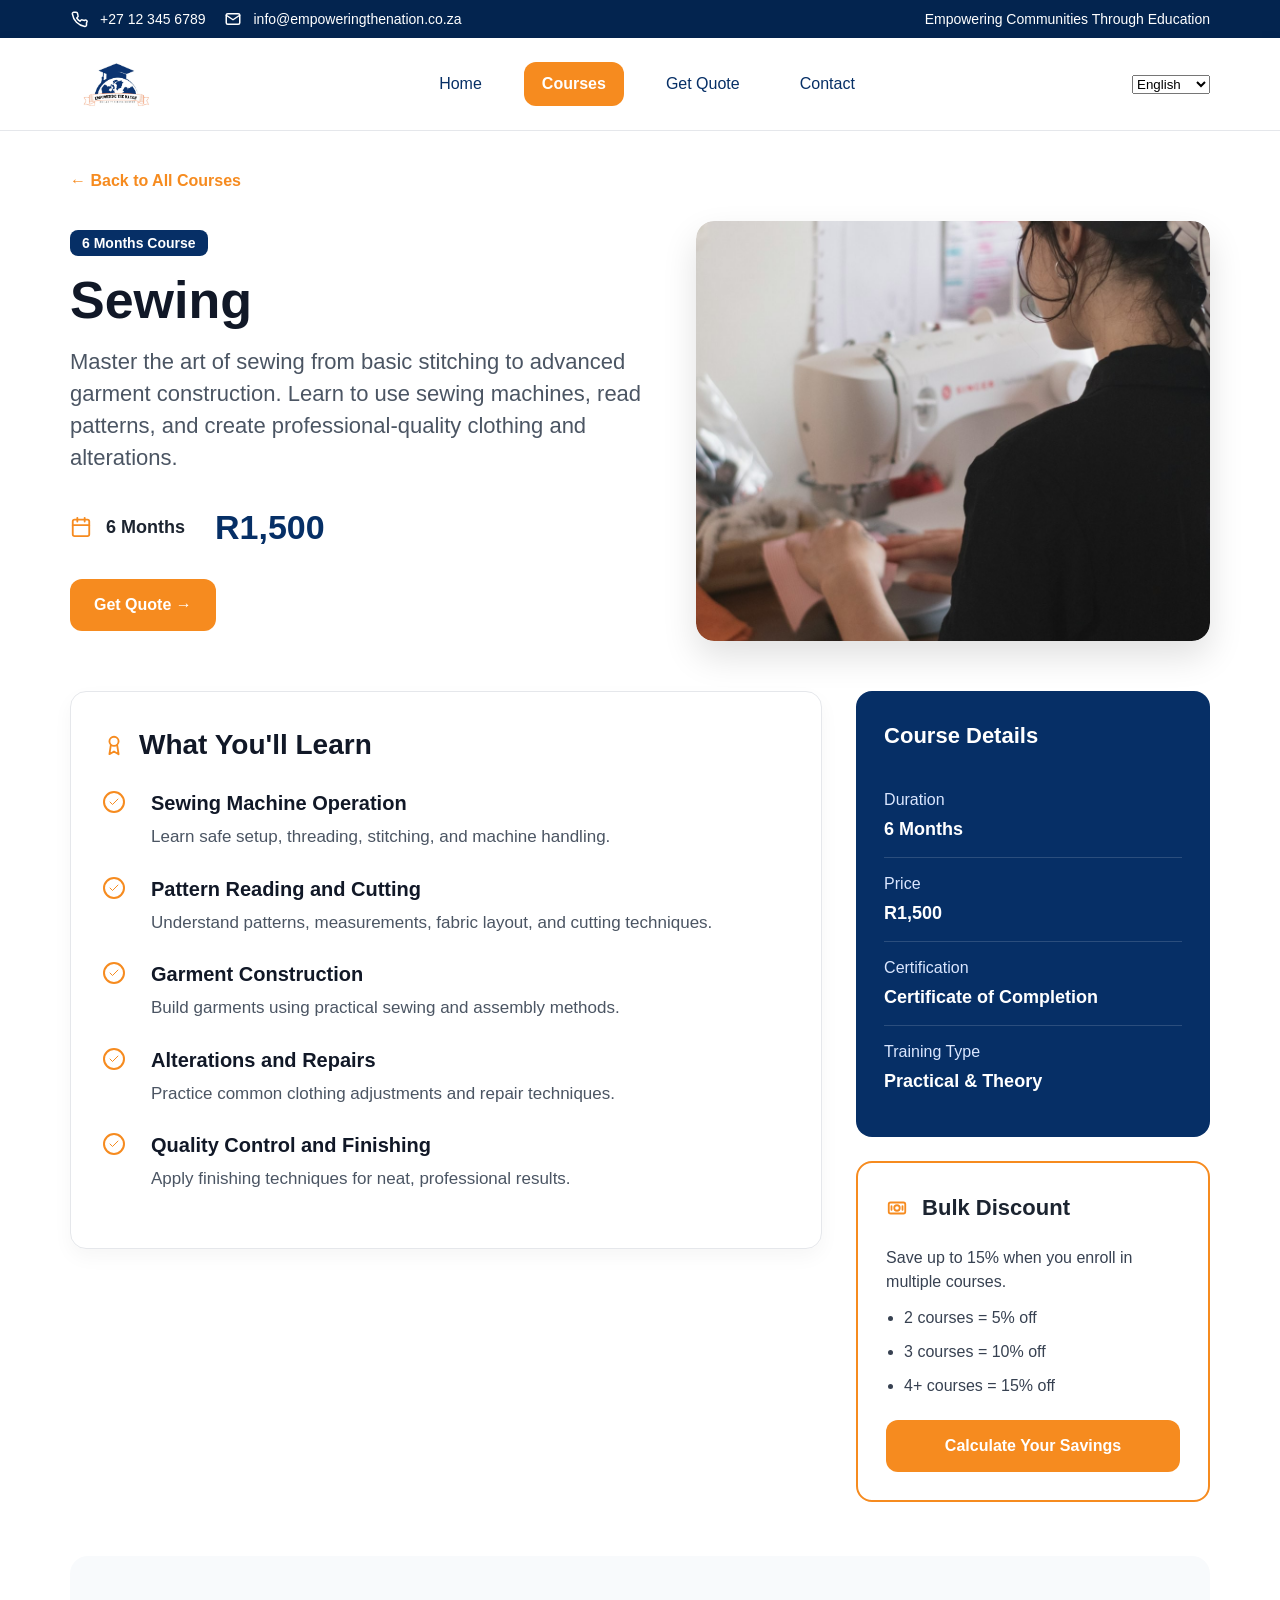
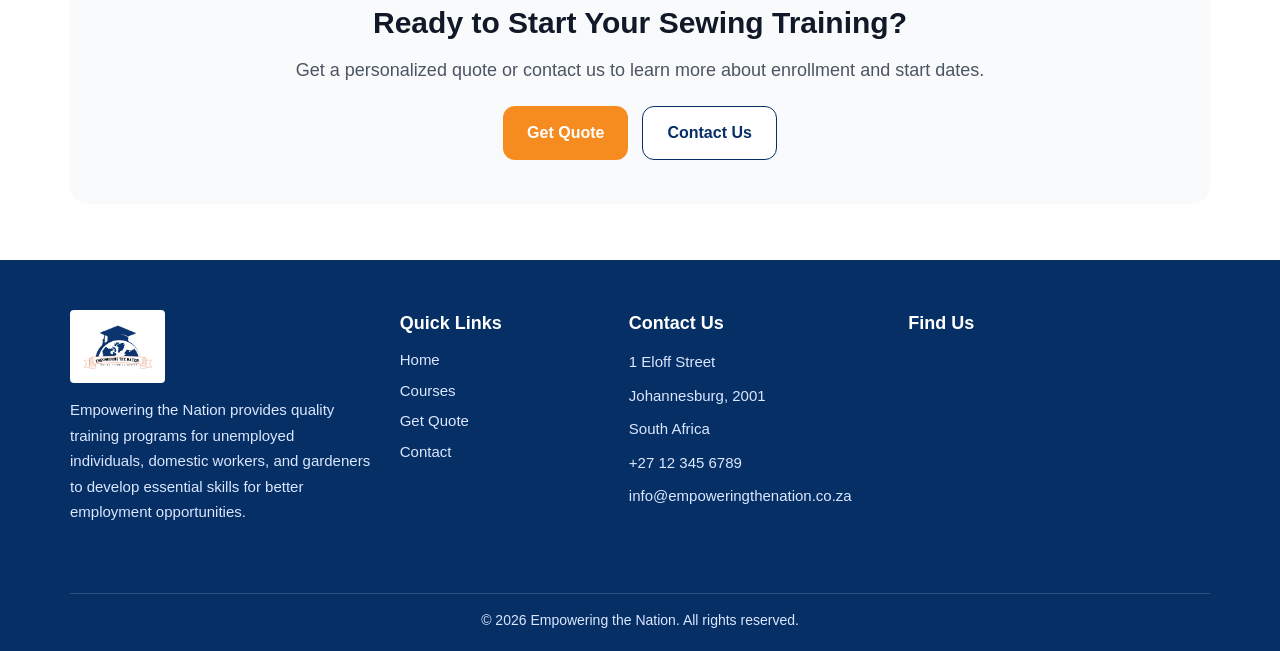
<file: course-sewing.html>
<!DOCTYPE html>

<html lang="en">
<head>
<meta charset="utf-8"/>
<meta content="width=device-width, initial-scale=1.0" name="viewport"/>
<title>Empowering the Nation | Sewing</title>
<meta content="Sewing course details for Empowering the Nation." name="description"/>
<link href="style.css" rel="stylesheet"/>
</head>
<body>
<div class="top-bar">
<div class="container top-bar-inner">
<div class="top-left"><span><svg aria-hidden="true" class="icon" viewbox="0 0 24 24"><path d="M22 16.92v3a2 2 0 0 1-2.18 2A19.8 19.8 0 0 1 3.11 5.18 2 2 0 0 1 5.1 3h3a2 2 0 0 1 2 1.72c.12.9.32 1.77.6 2.6a2 2 0 0 1-.45 2.11L9 10.7a16 16 0 0 0 4.3 4.3l1.27-1.25a2 2 0 0 1 2.11-.45c.83.28 1.7.48 2.6.6A2 2 0 0 1 22 16.92z"></path></svg> +27 12 345 6789</span><span><svg aria-hidden="true" class="icon" viewbox="0 0 24 24"><rect height="14" rx="2" width="18" x="3" y="5"></rect><path d="m3 7 9 6 9-6"></path></svg> info@empoweringthenation.co.za</span></div>
<div class="top-right"><span>Empowering Communities Through Education</span></div>
</div>
</div>
<header class="main-header">
<div class="container nav-wrap">
<div class="logo-area"><img alt="Empowering the Nation Logo" class="logo-img" src="images/logo.png"/></div>
<nav class="main-nav">
<a class="nav-link" href="index.html">Home</a>
<a class="nav-link active" href="training-programs.html">Courses</a>
<a class="nav-link" href="get-quote.html">Get Quote</a>
<a class="nav-link" href="contact.html">Contact</a>
</nav>
<select id="language"><option value="en">English</option><option value="af">Afrikaans</option><option value="zu">isiZulu</option><option value="st">Sesotho</option></select></div>
</header>
<main class="course-detail-page">
<section class="container course-detail-hero">
<a class="back-link" href="training-programs.html">← Back to All Courses</a>
<div class="course-detail-hero-grid">
<div class="course-detail-intro">
<span class="duration-badge blue-badge">6 Months Course</span>
<h1>Sewing</h1>
<p>Master the art of sewing from basic stitching to advanced garment construction. Learn to use sewing machines, read patterns, and create professional-quality clothing and alterations.</p>
<div class="course-meta-row"><span><svg aria-hidden="true" class="inline-icon" viewbox="0 0 24 24"><rect height="18" rx="2" width="18" x="3" y="4"></rect><path d="M16 2v4M8 2v4M3 10h18"></path></svg> <strong>6 Months</strong></span><span class="hero-price">R1,500</span></div>
<a class="btn btn-primary" href="get-quote.html">Get Quote →</a>
</div>
<div aria-label="Sewing Training course image" class="course-image-card real-course-image-card">
<img alt="Sewing Training" class="course-detail-image" src="images/sewing.jpg"/>
</div>
</div>
</section>
<section class="container course-detail-content">
<div class="learn-panel">
<h2><svg aria-hidden="true" class="inline-icon" viewbox="0 0 24 24"><circle cx="12" cy="8" r="5"></circle><path d="M8.5 12.5 7 22l5-3 5 3-1.5-9.5"></path></svg> What You'll Learn</h2>
<ul class="learn-list"><li><svg aria-hidden="true" class="learn-check-icon" viewbox="0 0 24 24"><path d="M20 6 9 17l-5-5"></path></svg><div><strong>Sewing Machine Operation</strong><p>Learn safe setup, threading, stitching, and machine handling.</p></div></li><li><svg aria-hidden="true" class="learn-check-icon" viewbox="0 0 24 24"><path d="M20 6 9 17l-5-5"></path></svg><div><strong>Pattern Reading and Cutting</strong><p>Understand patterns, measurements, fabric layout, and cutting techniques.</p></div></li><li><svg aria-hidden="true" class="learn-check-icon" viewbox="0 0 24 24"><path d="M20 6 9 17l-5-5"></path></svg><div><strong>Garment Construction</strong><p>Build garments using practical sewing and assembly methods.</p></div></li><li><svg aria-hidden="true" class="learn-check-icon" viewbox="0 0 24 24"><path d="M20 6 9 17l-5-5"></path></svg><div><strong>Alterations and Repairs</strong><p>Practice common clothing adjustments and repair techniques.</p></div></li><li><svg aria-hidden="true" class="learn-check-icon" viewbox="0 0 24 24"><path d="M20 6 9 17l-5-5"></path></svg><div><strong>Quality Control and Finishing</strong><p>Apply finishing techniques for neat, professional results.</p></div></li></ul>
</div>
<aside class="detail-sidebar">
<div class="course-info-card">
<h2>Course Details</h2>
<div><span>Duration</span><strong>6 Months</strong></div>
<div><span>Price</span><strong>R1,500</strong></div>
<div><span>Certification</span><strong>Certificate of Completion</strong></div>
<div><span>Training Type</span><strong>Practical &amp; Theory</strong></div>
</div>
<div class="bulk-small-card">
<h2><svg aria-hidden="true" class="inline-icon" viewbox="0 0 24 24"><rect height="12" rx="2" width="18" x="3" y="6"></rect><circle cx="12" cy="12" r="3"></circle><path d="M6 10v4M18 10v4"></path></svg> Bulk Discount</h2>
<p>Save up to 15% when you enroll in multiple courses.</p>
<ul><li>2 courses = 5% off</li><li>3 courses = 10% off</li><li>4+ courses = 15% off</li></ul>
<a class="btn btn-primary" href="get-quote.html">Calculate Your Savings</a>
</div>
</aside>
</section>
<section class="container course-cta-box">
<h2>Ready to Start Your Sewing Training?</h2>
<p>Get a personalized quote or contact us to learn more about enrollment and start dates.</p>
<div><a class="btn btn-primary" href="get-quote.html">Get Quote</a><a class="btn outline-btn" href="contact.html">Contact Us</a></div>
</section>
</main>
<footer class="site-footer">
<div class="container footer-grid">
<div class="footer-about"><img alt="Empowering the Nation Logo" class="footer-logo-img" src="images/logo.png"/><p>Empowering the Nation provides quality training programs for unemployed individuals, domestic workers, and gardeners to develop essential skills for better employment opportunities.</p></div>
<div class="footer-links"><h4>Quick Links</h4><a href="index.html">Home</a><a href="training-programs.html">Courses</a><a href="get-quote.html">Get Quote</a><a href="contact.html">Contact</a></div>
<div class="footer-contact"><h4>Contact Us</h4><p>1 Eloff Street</p><p>Johannesburg, 2001</p><p>South Africa</p><p>+27 12 345 6789</p><p>info@empoweringthenation.co.za</p></div>
<div class="footer-map"><h4>Find Us</h4><div class="map-frame"><iframe loading="lazy" src="https://www.google.com/maps?q=1%20Eloff%20Street%2C%20Johannesburg&amp;z=15&amp;output=embed"></iframe></div></div>
</div>
<div class="container footer-bottom"><p>© 2026 Empowering the Nation. All rights reserved.</p></div>
</footer>
<script src="script.js"></script></body>
</html>
</file>
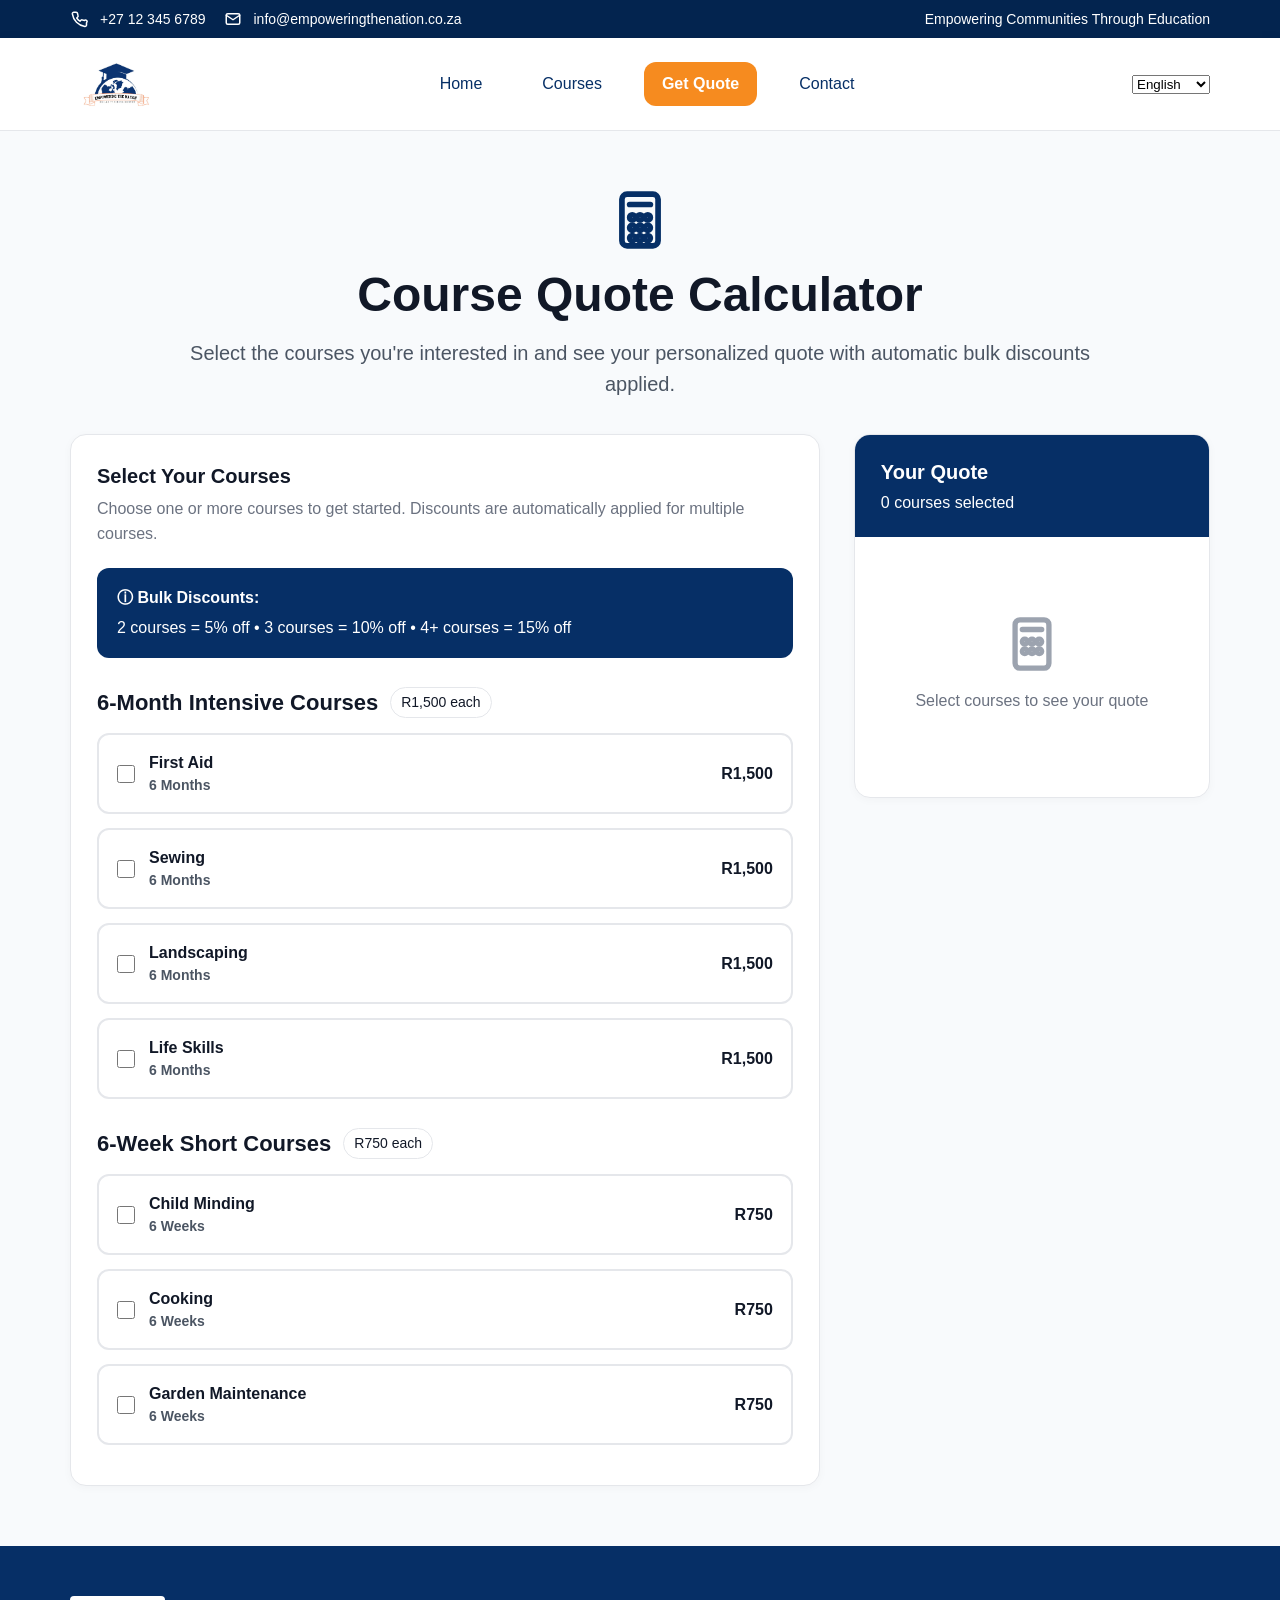
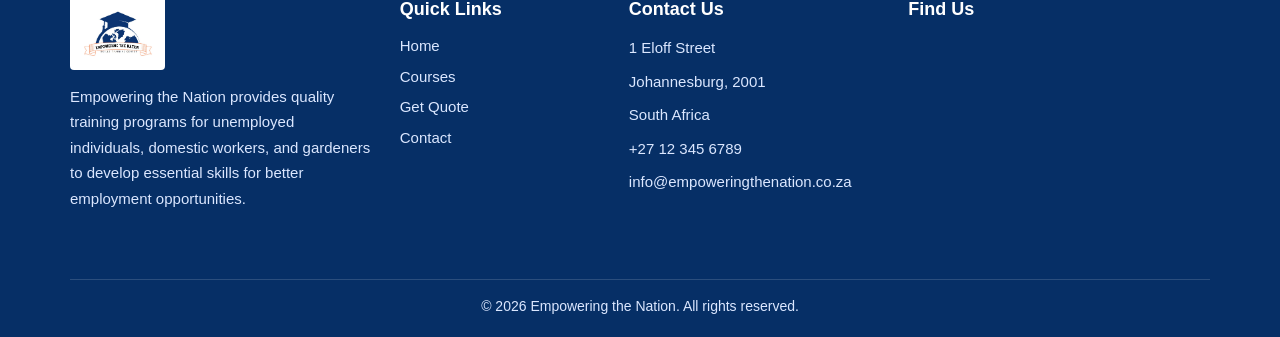
<file: get-quote.html>
<!DOCTYPE html>

<html id="html-root" lang="en">
<head id="head-section">
<meta charset="utf-8" id="meta-charset"/>
<meta content="width=device-width, initial-scale=1.0" id="meta-viewport" name="viewport"/>
<title id="page-title">Empowering the Nation | Get Quote</title>
<link href="style.css" id="main-stylesheet" rel="stylesheet"/>
</head>
<body id="body-page">
<div class="top-bar" id="top-bar">
<div class="container top-bar-inner" id="top-bar-inner">
<div class="top-left" id="top-left">
<span id="contact-phone"><svg aria-hidden="true" class="icon" viewbox="0 0 24 24"><path d="M22 16.92v3a2 2 0 0 1-2.18 2A19.8 19.8 0 0 1 3.11 5.18 2 2 0 0 1 5.1 3h3a2 2 0 0 1 2 1.72c.12.9.32 1.77.6 2.6a2 2 0 0 1-.45 2.11L9 10.7a16 16 0 0 0 4.3 4.3l1.27-1.25a2 2 0 0 1 2.11-.45c.83.28 1.7.48 2.6.6A2 2 0 0 1 22 16.92z"></path></svg> +27 12 345 6789</span>
<span id="contact-email"><svg aria-hidden="true" class="icon" viewbox="0 0 24 24"><rect height="14" rx="2" width="18" x="3" y="5"></rect><path d="m3 7 9 6 9-6"></path></svg> info@empoweringthenation.co.za</span>
</div>
<div class="top-right" id="top-right">
<span id="tagline">Empowering Communities Through Education</span>
</div>
</div>
</div>
<header class="main-header" id="main-header">
<div class="container nav-wrap" id="nav-wrap">
<div class="logo-area" id="logo-area">
<img alt="Empowering the Nation Logo" class="logo-img" id="logo-img" src="images/logo.png"/>
</div>
<nav class="main-nav" id="main-nav">
<a class="nav-link" href="index.html" id="nav-home">Home</a>
<a class="nav-link" href="training-programs.html" id="nav-courses">Courses</a>
<a class="nav-link active" href="get-quote.html" id="nav-quote">Get Quote</a>
<a class="nav-link" href="contact.html" id="nav-contact">Contact</a>
</nav>
<select id="language"><option value="en">English</option><option value="af">Afrikaans</option><option value="zu">isiZulu</option><option value="st">Sesotho</option></select>
</div>
</header>
<main class="quote-page" id="quote-page">
<section class="quote-title container" id="quote-title">
<div aria-hidden="true" class="quote-title-icon" id="quote-title-icon">
<svg fill="none" id="quote-icon-svg" stroke="currentColor" stroke-linecap="round" stroke-linejoin="round" stroke-width="2.2" viewbox="0 0 24 24">
<rect height="20" id="icon-rect" rx="2" width="14" x="5" y="2"></rect>
<path d="M8 6h8" id="icon-line"></path>
<circle cx="9" cy="11" r="1"></circle>
<circle cx="12" cy="11" r="1"></circle>
<circle cx="15" cy="11" r="1"></circle>
<circle cx="9" cy="15" r="1"></circle>
<circle cx="12" cy="15" r="1"></circle>
<circle cx="15" cy="15" r="1"></circle>
<circle cx="9" cy="19" r="1"></circle>
<circle cx="12" cy="19" r="1"></circle>
<circle cx="15" cy="19" r="1"></circle>
</svg>
</div>
<h1 id="quote-heading">Course Quote Calculator</h1>
<p id="quote-description">Select the courses you're interested in and see your personalized quote with automatic bulk discounts applied.</p>
</section>
<section class="container quote-layout" id="quote-layout">
<div class="quote-card course-select-card" id="course-select-card">
<h2 id="select-heading">Select Your Courses</h2>
<p id="select-description">Choose one or more courses to get started. Discounts are automatically applied for multiple courses.</p>
<div class="quote-discount-banner" id="discount-banner">
<strong id="discount-title">ⓘ Bulk Discounts:</strong>
<span id="discount-info">2 courses = 5% off • 3 courses = 10% off • 4+ courses = 15% off</span>
</div>
<div class="course-select-group" id="group-intensive">
<div class="quote-section-heading" id="intensive-heading">
<h3 id="intensive-title">6-Month Intensive Courses</h3>
<span id="intensive-price">R1,500 each</span>
</div>
<label class="quote-course-row" id="course-first-aid">
<input class="course-checkbox" data-duration="6 Months" data-name="First Aid" data-price="1500" id="checkbox-first-aid" type="checkbox"/>
<span class="quote-course-name">First Aid <small>6 Months</small></span>
<strong>R1,500</strong>
</label>
<label class="quote-course-row" id="course-sewing">
<input class="course-checkbox" data-duration="6 Months" data-name="Sewing" data-price="1500" id="checkbox-sewing" type="checkbox"/>
<span class="quote-course-name">Sewing <small>6 Months</small></span>
<strong>R1,500</strong>
</label>
<label class="quote-course-row" id="course-landscaping">
<input class="course-checkbox" data-duration="6 Months" data-name="Landscaping" data-price="1500" id="checkbox-landscaping" type="checkbox"/>
<span class="quote-course-name">Landscaping <small>6 Months</small></span>
<strong>R1,500</strong>
</label>
<label class="quote-course-row" id="course-life-skills">
<input class="course-checkbox" data-duration="6 Months" data-name="Life Skills" data-price="1500" id="checkbox-life-skills" type="checkbox"/>
<span class="quote-course-name">Life Skills <small>6 Months</small></span>
<strong>R1,500</strong>
</label>
</div>
<div class="course-select-group" id="group-short">
<div class="quote-section-heading" id="short-heading">
<h3 id="short-title">6-Week Short Courses</h3>
<span id="short-price">R750 each</span>
</div>
<label class="quote-course-row" id="course-child-minding">
<input class="course-checkbox" data-duration="6 Weeks" data-name="Child Minding" data-price="750" id="checkbox-child-minding" type="checkbox"/>
<span class="quote-course-name">Child Minding <small>6 Weeks</small></span>
<strong>R750</strong>
</label>
<label class="quote-course-row" id="course-cooking">
<input class="course-checkbox" data-duration="6 Weeks" data-name="Cooking" data-price="750" id="checkbox-cooking" type="checkbox"/>
<span class="quote-course-name">Cooking <small>6 Weeks</small></span>
<strong>R750</strong>
</label>
<label class="quote-course-row" id="course-garden">
<input class="course-checkbox" data-duration="6 Weeks" data-name="Garden Maintenance" data-price="750" id="checkbox-garden" type="checkbox"/>
<span class="quote-course-name">Garden Maintenance <small>6 Weeks</small></span>
<strong>R750</strong>
</label>
</div>
</div>
<aside class="quote-summary-card" id="quote-summary-card">
<div class="quote-summary-header" id="summary-header">
<h2 id="summary-title">Your Quote</h2>
<p><span id="selected-count">0</span> courses selected</p>
</div>
<div class="quote-summary-body" id="quote-summary-body">
<div aria-hidden="true" class="empty-quote-icon" id="empty-icon">
<svg fill="none" id="empty-icon-svg" stroke="currentColor" stroke-linecap="round" stroke-linejoin="round" stroke-width="2.2" viewbox="0 0 24 24">
<rect height="20" rx="2" width="14" x="5" y="2"></rect>
<path d="M8 6h8"></path>
<circle cx="9" cy="11" r="1"></circle>
<circle cx="12" cy="11" r="1"></circle>
<circle cx="15" cy="11" r="1"></circle>
<circle cx="9" cy="15" r="1"></circle>
<circle cx="12" cy="15" r="1"></circle>
<circle cx="15" cy="15" r="1"></circle>
</svg>
</div>
<p class="empty-quote-text" id="empty-text">Select courses to see your quote</p>
</div>
</aside>
</section>
</main>
<footer class="site-footer" id="site-footer">
<div class="container footer-grid" id="footer-grid">
<div class="footer-about" id="footer-about">
<img alt="Empowering the Nation Logo" class="footer-logo-img" id="footer-logo" src="images/logo.png"/>
<p id="footer-description">Empowering the Nation provides quality training programs for unemployed individuals, domestic workers, and gardeners to develop essential skills for better employment opportunities.</p>
</div>
<div class="footer-links" id="footer-links">
<h4 id="footer-links-title">Quick Links</h4>
<a href="index.html" id="footer-home">Home</a>
<a href="training-programs.html" id="footer-courses">Courses</a>
<a href="get-quote.html" id="footer-quote">Get Quote</a>
<a href="contact.html" id="footer-contact">Contact</a>
</div>
<div class="footer-contact" id="footer-contact-section">
<h4 id="footer-contact-title">Contact Us</h4>
<p id="footer-address-1">1 Eloff Street</p>
<p id="footer-address-2">Johannesburg, 2001</p>
<p id="footer-country">South Africa</p>
<p id="footer-phone">+27 12 345 6789</p>
<p id="footer-email">info@empoweringthenation.co.za</p>
</div>
<div class="footer-map" id="footer-map">
<h4 id="footer-map-title">Find Us</h4>
<div class="map-frame" id="map-frame">
<iframe id="map-iframe" loading="lazy" src="https://www.google.com/maps?q=1%20Eloff%20Street%2C%20Johannesburg&amp;z=15&amp;output=embed"></iframe>
</div>
</div>
</div>
<div class="container footer-bottom" id="footer-bottom">
<p id="footer-copy">© 2026 Empowering the Nation. All rights reserved.</p>
</div>
</footer>
<script id="main-script" src="script.js"></script>
<script>
  const translations = {
    en: {
      tagline: "Empowering Communities Through Education",
      quoteHeading: "Course Quote Calculator",
      quoteDescription: "Select the courses you're interested in and see your personalized quote with automatic bulk discounts applied.",
      selectHeading: "Select Your Courses",
      selectDescription: "Choose one or more courses to get started. Discounts are automatically applied for multiple courses.",
      summaryTitle: "Your Quote",
      emptyText: "Select courses to see your quote"
    },
    zu: {
      tagline: "Amandla Emiphakathi Ngokufunda",
      quoteHeading: "Isibalo Samanani Ezifundo",
      quoteDescription: "Khetha izifundo ozithandayo bese ubona inani lakho elenziwe ngokwezifiso nezaphulelo ezenzakalayo.",
      selectHeading: "Khetha Izifundo Zakho",
      selectDescription: "Khetha okungenani eyodwa ukuze uqale. Izaphulelo zisebenza ngokuzenzakalela.",
      summaryTitle: "Inani Lakho",
      emptyText: "Khetha izifundo ukuze ubone inani"
    },
    xh: {
      tagline: "Ukomeleza Uluntu Ngemfundo",
      quoteHeading: "Umatshini Wexabiso Lezifundo",
      quoteDescription: "Khetha izifundo ozithandayo uze ubone ixabiso lakho elenziwe ngokwezifiso kunye nezaphulelo.",
      selectHeading: "Khetha Izifundo Zakho",
      selectDescription: "Khetha ubuncinane enye ukuze uqale. Izaphulelo zisebenza ngokuzenzekelayo.",
      summaryTitle: "Ixabiso Lakho",
      emptyText: "Khetha izifundo ukuze ubone ixabiso"
    },
    af: {
      tagline: "Bemagtiging van Gemeenskappe deur Onderwys",
      quoteHeading: "Kursus Kwotasieberekenaar",
      quoteDescription: "Kies die kursusse waarin jy belangstel en sien jou persoonlike kwotasie met afslag.",
      selectHeading: "Kies Jou Kursusse",
      selectDescription: "Kies een of meer kursusse om te begin. Afslag word outomaties toegepas.",
      summaryTitle: "Jou Kwotasie",
      emptyText: "Kies kursusse om jou kwotasie te sien"
    },
    st: {
      tagline: "Matlafatsa Sechaba Ka Thuto",
      quoteHeading: "Mochini oa Theko ea Koetliso",
      quoteDescription: "Khetha lithuto tseo u li thahasellang 'me u bone theko ea hau e ikhethileng ka litheolelo.",
      selectHeading: "Khetha Lithuto Tsa Hao",
      selectDescription: "Khetha bonyane e le 'ngoe ho qala. Litheolelo li sebetsa ka bohona.",
      summaryTitle: "Theko ea Hao",
      emptyText: "Khetha lithuto ho bona theko"
    }
  };

  document.getElementById("language").addEventListener("change", function() {
    const lang = this.value;
    const t = translations[lang];

    document.getElementById("tagline").textContent = t.tagline;
    document.getElementById("quote-heading").textContent = t.quoteHeading;
    document.getElementById("quote-description").textContent = t.quoteDescription;
    document.getElementById("select-heading").textContent = t.selectHeading;
    document.getElementById("select-description").textContent = t.selectDescription;
    document.getElementById("summary-title").textContent = t.summaryTitle;
    document.getElementById("empty-text").textContent = t.emptyText;
  });
</script>
</body>
</html>
</file>
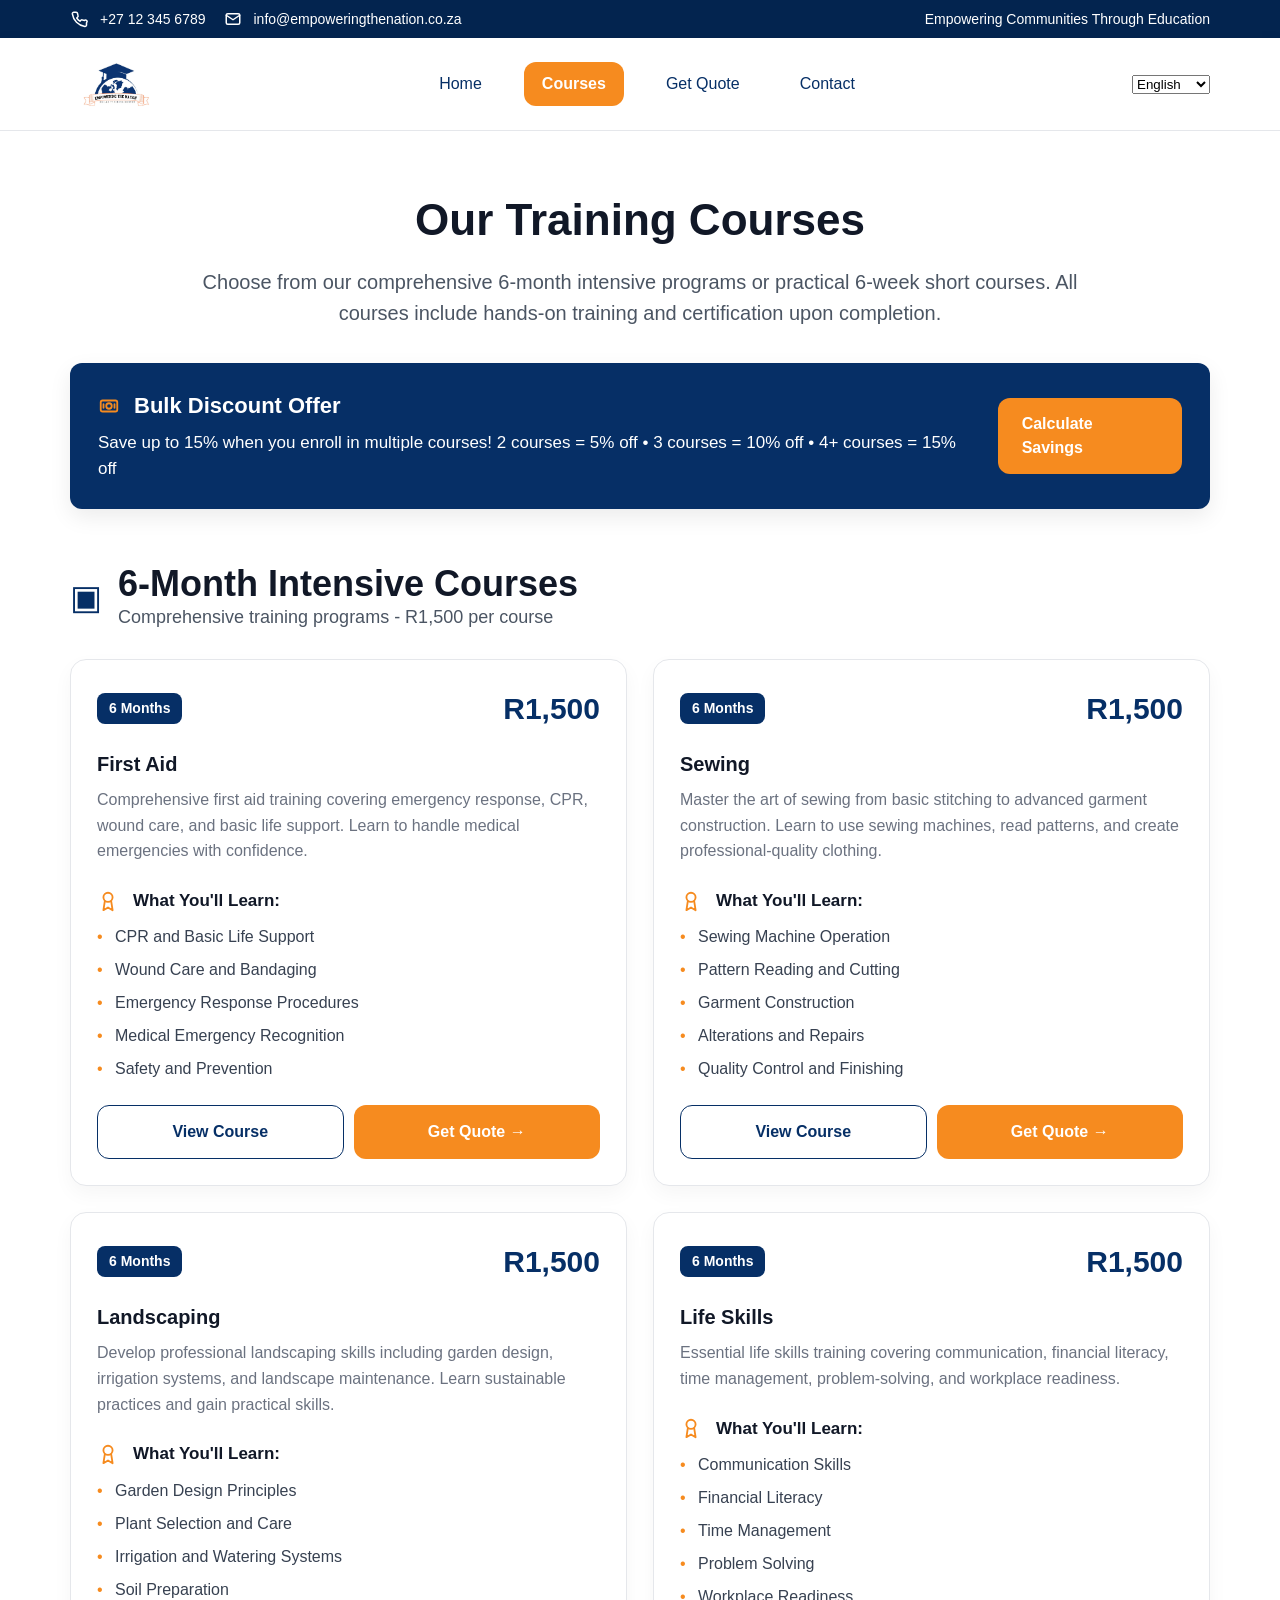
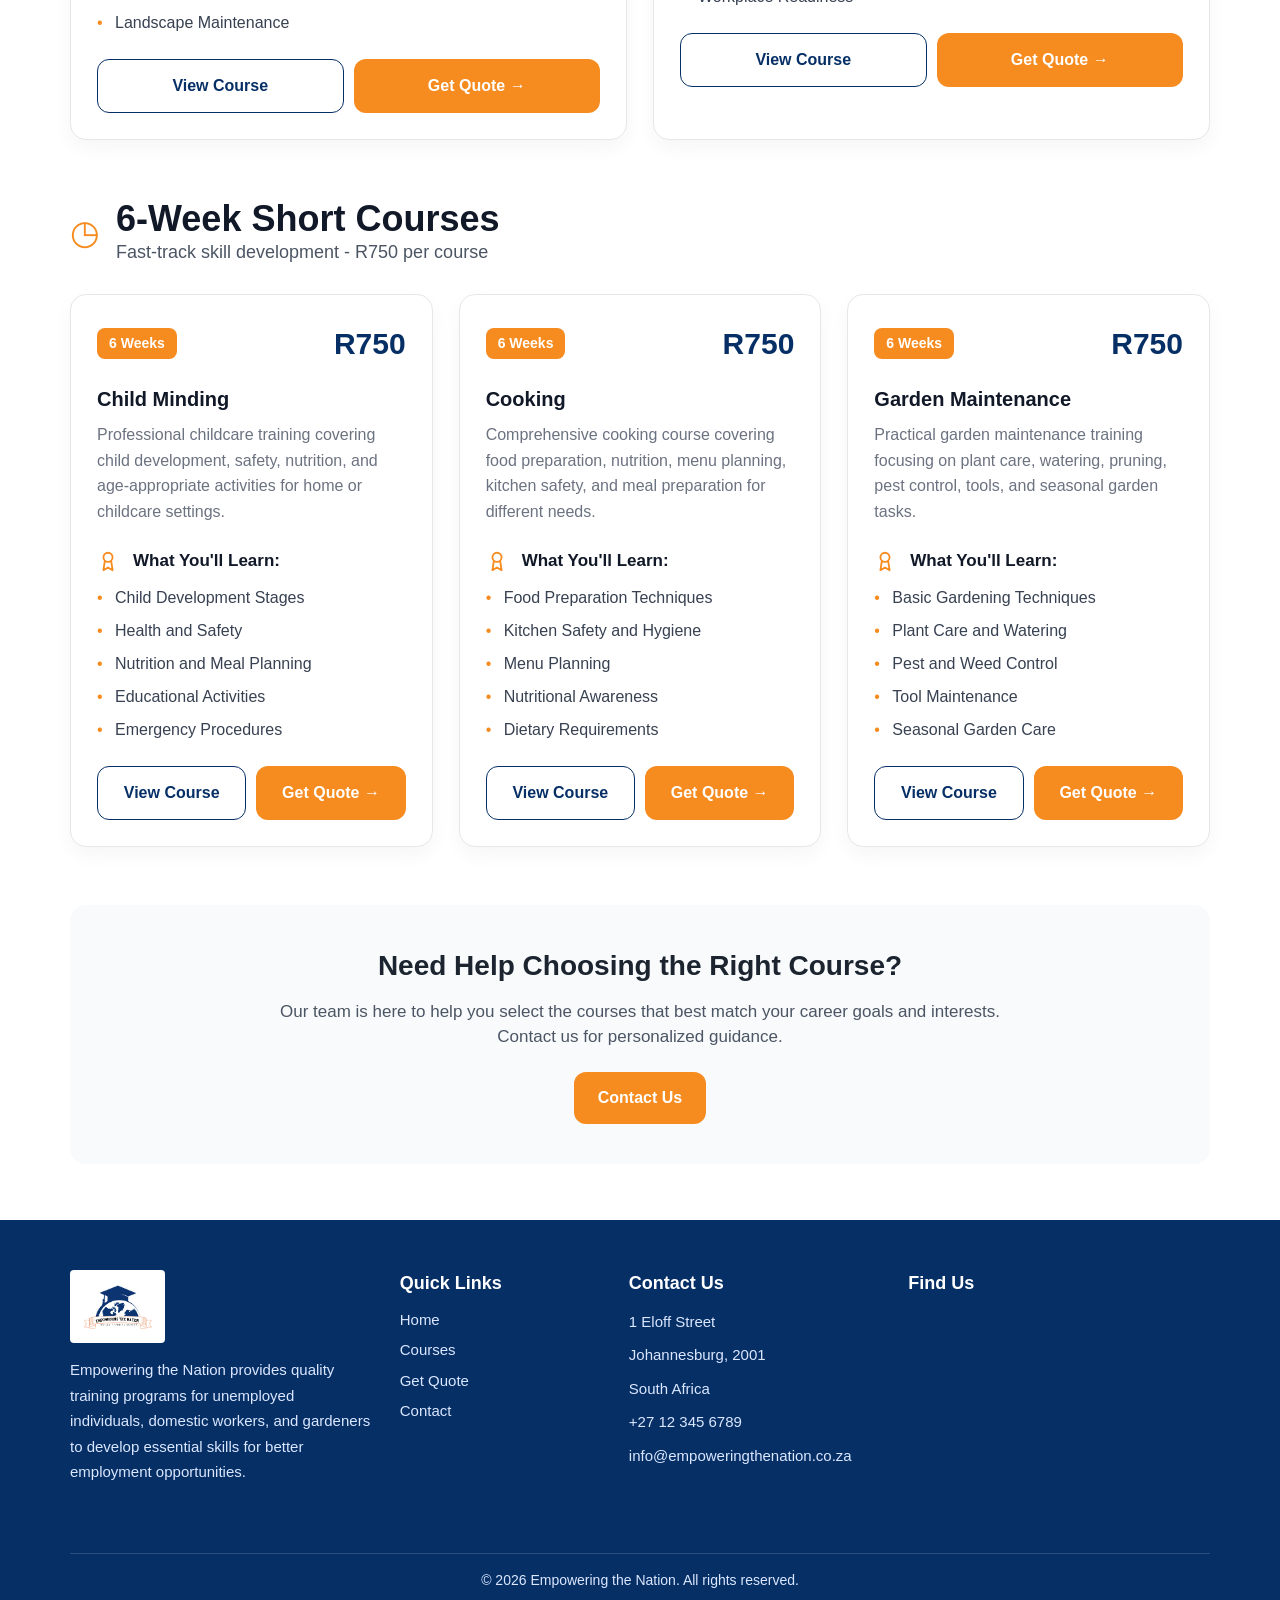
<file: training-programs.html>
<!DOCTYPE html>

<html id="html-root" lang="en">
<head id="head-section">
<meta charset="utf-8" id="meta-charset"/>
<meta content="width=device-width, initial-scale=1.0" id="meta-viewport" name="viewport"/>
<title id="page-title">Empowering the Nation | Courses</title>
<meta content="View the 6-month and 6-week training courses offered by Empowering the Nation." id="meta-description" name="description"/>
<link href="style.css" id="main-stylesheet" rel="stylesheet"/>
</head>
<body id="body-page">
<div class="top-bar" id="top-bar">
<div class="container top-bar-inner" id="top-bar-inner">
<div class="top-left" id="top-left">
<span id="contact-phone"><svg aria-hidden="true" class="icon" viewbox="0 0 24 24"><path d="M22 16.92v3a2 2 0 0 1-2.18 2A19.8 19.8 0 0 1 3.11 5.18 2 2 0 0 1 5.1 3h3a2 2 0 0 1 2 1.72c.12.9.32 1.77.6 2.6a2 2 0 0 1-.45 2.11L9 10.7a16 16 0 0 0 4.3 4.3l1.27-1.25a2 2 0 0 1 2.11-.45c.83.28 1.7.48 2.6.6A2 2 0 0 1 22 16.92z"></path></svg> +27 12 345 6789</span>
<span id="contact-email"><svg aria-hidden="true" class="icon" viewbox="0 0 24 24"><rect height="14" rx="2" width="18" x="3" y="5"></rect><path d="m3 7 9 6 9-6"></path></svg> info@empoweringthenation.co.za</span>
</div>
<div class="top-right" id="top-right">
<span id="tagline">Empowering Communities Through Education</span>
</div>
</div>
</div>
<header class="main-header" id="main-header">
<div class="container nav-wrap" id="nav-wrap">
<div class="logo-area" id="logo-area">
<img alt="Empowering the Nation Logo" class="logo-img" id="logo-img" src="images/logo.png"/>
</div>
<nav class="main-nav" id="main-nav">
<a class="nav-link" href="index.html" id="nav-home">Home</a>
<a class="nav-link active" href="training-programs.html" id="nav-courses">Courses</a>
<a class="nav-link" href="get-quote.html" id="nav-quote">Get Quote</a>
<a class="nav-link" href="contact.html" id="nav-contact">Contact</a>
</nav>
<nav id="language-nav">
<select id="language"><option value="en">English</option><option value="af">Afrikaans</option><option value="zu">isiZulu</option><option value="st">Sesotho</option></select>
</nav>
</div>
</header>
<main class="courses-page" id="courses-page">
<section class="courses-hero" id="courses-hero">
<div class="container" id="hero-container">
<h1 id="hero-title">Our Training Courses</h1>
<p id="hero-description">
          Choose from our comprehensive 6-month intensive programs or practical 6-week short courses.
          All courses include hands-on training and certification upon completion.
        </p>
</div>
</section>
<section class="container discount-banner" id="discount-banner">
<div id="discount-text">
<h2 id="discount-heading"><svg aria-hidden="true" class="inline-icon" viewbox="0 0 24 24"><rect height="12" rx="2" width="18" x="3" y="6"></rect><circle cx="12" cy="12" r="3"></circle><path d="M6 10v4M18 10v4"></path></svg> Bulk Discount Offer</h2>
<p id="discount-description">Save up to 15% when you enroll in multiple courses! 2 courses = 5% off • 3 courses = 10% off • 4+ courses = 15% off</p>
</div>
<a class="btn btn-primary" href="get-quote.html" id="discount-btn">Calculate Savings</a>
</section>
<section class="container course-group" id="group-intensive">
<div class="course-heading" id="intensive-heading">
<span class="course-heading-icon" id="intensive-icon">▣</span>
<div id="intensive-text">
<h2 id="intensive-title">6-Month Intensive Courses</h2>
<p id="intensive-desc">Comprehensive training programs - R1,500 per course</p>
</div>
</div>
<div class="course-card-grid two-col-courses" id="intensive-grid">
<article class="course-detail-card" id="course-first-aid">
<div class="course-card-top" id="fa-top"><span class="duration-badge blue-badge">6 Months</span><strong>R1,500</strong></div>
<h3 id="fa-title">First Aid</h3>
<p id="fa-desc">Comprehensive first aid training covering emergency response, CPR, wound care, and basic life support. Learn to handle medical emergencies with confidence.</p>
<h4 id="fa-learn-title"><svg aria-hidden="true" class="inline-icon" viewbox="0 0 24 24"><circle cx="12" cy="8" r="5"></circle><path d="M8.5 12.5 7 22l5-3 5 3-1.5-9.5"></path></svg> What You'll Learn:</h4>
<ul id="fa-learn-list"><li>CPR and Basic Life Support</li><li>Wound Care and Bandaging</li><li>Emergency Response Procedures</li><li>Medical Emergency Recognition</li><li>Safety and Prevention</li></ul>
<div class="course-actions" id="fa-actions"><a class="btn outline-btn" href="course-first-aid.html">View Course</a><a class="btn btn-primary" href="get-quote.html">Get Quote →</a></div>
</article>
<article class="course-detail-card" id="course-sewing">
<div class="course-card-top" id="sew-top"><span class="duration-badge blue-badge">6 Months</span><strong>R1,500</strong></div>
<h3 id="sew-title">Sewing</h3>
<p id="sew-desc">Master the art of sewing from basic stitching to advanced garment construction. Learn to use sewing machines, read patterns, and create professional-quality clothing.</p>
<h4 id="sew-learn-title"><svg aria-hidden="true" class="inline-icon" viewbox="0 0 24 24"><circle cx="12" cy="8" r="5"></circle><path d="M8.5 12.5 7 22l5-3 5 3-1.5-9.5"></path></svg> What You'll Learn:</h4>
<ul id="sew-learn-list"><li>Sewing Machine Operation</li><li>Pattern Reading and Cutting</li><li>Garment Construction</li><li>Alterations and Repairs</li><li>Quality Control and Finishing</li></ul>
<div class="course-actions" id="sew-actions"><a class="btn outline-btn" href="course-sewing.html">View Course</a><a class="btn btn-primary" href="get-quote.html">Get Quote →</a></div>
</article>
<article class="course-detail-card" id="course-landscaping">
<div class="course-card-top" id="land-top"><span class="duration-badge blue-badge">6 Months</span><strong>R1,500</strong></div>
<h3 id="land-title">Landscaping</h3>
<p id="land-desc">Develop professional landscaping skills including garden design, irrigation systems, and landscape maintenance. Learn sustainable practices and gain practical skills.</p>
<h4 id="land-learn-title"><svg aria-hidden="true" class="inline-icon" viewbox="0 0 24 24"><circle cx="12" cy="8" r="5"></circle><path d="M8.5 12.5 7 22l5-3 5 3-1.5-9.5"></path></svg> What You'll Learn:</h4>
<ul id="land-learn-list"><li>Garden Design Principles</li><li>Plant Selection and Care</li><li>Irrigation and Watering Systems</li><li>Soil Preparation</li><li>Landscape Maintenance</li></ul>
<div class="course-actions" id="land-actions"><a class="btn outline-btn" href="course-landscaping.html">View Course</a><a class="btn btn-primary" href="get-quote.html">Get Quote →</a></div>
</article>
<article class="course-detail-card" id="course-life-skills">
<div class="course-card-top" id="life-top"><span class="duration-badge blue-badge">6 Months</span><strong>R1,500</strong></div>
<h3 id="life-title">Life Skills</h3>
<p id="life-desc">Essential life skills training covering communication, financial literacy, time management, problem-solving, and workplace readiness.</p>
<h4 id="life-learn-title"><svg aria-hidden="true" class="inline-icon" viewbox="0 0 24 24"><circle cx="12" cy="8" r="5"></circle><path d="M8.5 12.5 7 22l5-3 5 3-1.5-9.5"></path></svg> What You'll Learn:</h4>
<ul id="life-learn-list"><li>Communication Skills</li><li>Financial Literacy</li><li>Time Management</li><li>Problem Solving</li><li>Workplace Readiness</li></ul>
<div class="course-actions" id="life-actions"><a class="btn outline-btn" href="course-life-skills.html">View Course</a><a class="btn btn-primary" href="get-quote.html">Get Quote →</a></div>
</article>
</div>
</section>
<section class="container course-group" id="group-short">
<div class="course-heading orange-heading" id="short-heading">
<span class="course-heading-icon" id="short-icon">◷</span>
<div id="short-text">
<h2 id="short-title">6-Week Short Courses</h2>
<p id="short-desc">Fast-track skill development - R750 per course</p>
</div>
</div>
<div class="course-card-grid three-col-courses" id="short-grid">
<article class="course-detail-card" id="course-child">
<div class="course-card-top" id="child-top"><span class="duration-badge orange-badge">6 Weeks</span><strong>R750</strong></div>
<h3 id="child-title">Child Minding</h3>
<p id="child-desc">Professional childcare training covering child development, safety, nutrition, and age-appropriate activities for home or childcare settings.</p>
<h4 id="child-learn-title"><svg aria-hidden="true" class="inline-icon" viewbox="0 0 24 24"><circle cx="12" cy="8" r="5"></circle><path d="M8.5 12.5 7 22l5-3 5 3-1.5-9.5"></path></svg> What You'll Learn:</h4>
<ul id="child-learn-list"><li>Child Development Stages</li><li>Health and Safety</li><li>Nutrition and Meal Planning</li><li>Educational Activities</li><li>Emergency Procedures</li></ul>
<div class="course-actions" id="child-actions"><a class="btn outline-btn" href="course-child-minding.html">View Course</a><a class="btn btn-primary" href="get-quote.html">Get Quote →</a></div>
</article>
<article class="course-detail-card" id="course-cooking">
<div class="course-card-top" id="cook-top"><span class="duration-badge orange-badge">6 Weeks</span><strong>R750</strong></div>
<h3 id="cook-title">Cooking</h3>
<p id="cook-desc">Comprehensive cooking course covering food preparation, nutrition, menu planning, kitchen safety, and meal preparation for different needs.</p>
<h4 id="cook-learn-title"><svg aria-hidden="true" class="inline-icon" viewbox="0 0 24 24"><circle cx="12" cy="8" r="5"></circle><path d="M8.5 12.5 7 22l5-3 5 3-1.5-9.5"></path></svg> What You'll Learn:</h4>
<ul id="cook-learn-list"><li>Food Preparation Techniques</li><li>Kitchen Safety and Hygiene</li><li>Menu Planning</li><li>Nutritional Awareness</li><li>Dietary Requirements</li></ul>
<div class="course-actions" id="cook-actions"><a class="btn outline-btn" href="course-cooking.html">View Course</a><a class="btn btn-primary" href="get-quote.html">Get Quote →</a></div>
</article>
<article class="course-detail-card" id="course-garden">
<div class="course-card-top" id="garden-top"><span class="duration-badge orange-badge">6 Weeks</span><strong>R750</strong></div>
<h3 id="garden-title">Garden Maintenance</h3>
<p id="garden-desc">Practical garden maintenance training focusing on plant care, watering, pruning, pest control, tools, and seasonal garden tasks.</p>
<h4 id="garden-learn-title"><svg aria-hidden="true" class="inline-icon" viewbox="0 0 24 24"><circle cx="12" cy="8" r="5"></circle><path d="M8.5 12.5 7 22l5-3 5 3-1.5-9.5"></path></svg> What You'll Learn:</h4>
<ul id="garden-learn-list"><li>Basic Gardening Techniques</li><li>Plant Care and Watering</li><li>Pest and Weed Control</li><li>Tool Maintenance</li><li>Seasonal Garden Care</li></ul>
<div class="course-actions" id="garden-actions"><a class="btn outline-btn" href="course-garden-maintenance.html">View Course</a><a class="btn btn-primary" href="get-quote.html">Get Quote →</a></div>
</article>
</div>
</section>
<section class="container help-card" id="help-card">
<h2 id="help-title">Need Help Choosing the Right Course?</h2>
<p id="help-desc">Our team is here to help you select the courses that best match your career goals and interests. Contact us for personalized guidance.</p>
<a class="btn btn-primary" href="contact.html" id="help-btn">Contact Us</a>
</section>
</main>
<footer class="site-footer" id="site-footer">
<div class="container footer-grid" id="footer-grid">
<div class="footer-about" id="footer-about">
<img alt="Empowering the Nation Logo" class="footer-logo-img" id="footer-logo" src="images/logo.png"/>
<p id="footer-desc">Empowering the Nation provides quality training programs for unemployed individuals, domestic workers, and gardeners to develop essential skills for better employment opportunities.</p>
</div>
<div class="footer-links" id="footer-links"><h4 id="footer-links-title">Quick Links</h4><a href="index.html" id="footer-home">Home</a><a href="training-programs.html" id="footer-courses">Courses</a><a href="get-quote.html" id="footer-quote">Get Quote</a><a href="contact.html" id="footer-contact">Contact</a></div>
<div class="footer-contact" id="footer-contact"><h4 id="footer-contact-title">Contact Us</h4><p id="footer-address1">1 Eloff Street</p><p id="footer-address2">Johannesburg, 2001</p><p id="footer-country">South Africa</p><p id="footer-phone">+27 12 345 6789</p><p id="footer-email">info@empoweringthenation.co.za</p></div>
<div class="footer-map" id="footer-map"><h4 id="footer-map-title">Find Us</h4><div class="map-frame" id="map-frame"><iframe id="map-iframe" loading="lazy" src="https://www.google.com/maps?q=1%20Eloff%20Street%2C%20Johannesburg&amp;z=15&amp;output=embed"></iframe></div></div>
</div>
<div class="container footer-bottom" id="footer-bottom"><p id="footer-copy">© 2026 Empowering the Nation. All rights reserved.</p></div>
</footer>
<script>
  const translations = {
    en: {
      tagline: "Empowering Communities Through Education",
      heroTitle: "Our Training Courses",
      heroDescription: "Choose from our comprehensive 6-month intensive programs or practical 6-week short courses. All courses include hands-on training and certification upon completion.",
      discountHeading: "<svg class="inline-icon" viewBox="0 0 24 24" aria-hidden="true"><rect x="3" y="6" width="18" height="12" rx="2"/><circle cx="12" cy="12" r="3"/><path d="M6 10v4M18 10v4"/></svg> Bulk Discount Offer",
      discountDescription: "Save up to 15% when you enroll in multiple courses! 2 courses = 5% off • 3 courses = 10% off • 4+ courses = 15% off",
      intensiveTitle: "6-Month Intensive Courses",
      intensiveDesc: "Comprehensive training programs - R1,500 per course",
      shortTitle: "6-Week Short Courses",
      shortDesc: "Fast-track skill development - R750 per course",
      helpTitle: "Need Help Choosing the Right Course?",
      helpDesc: "Our team is here to help you select the courses that best match your career goals and interests. Contact us for personalized guidance."
    },
    zu: {
      tagline: "Amandla Emiphakathi Ngokufunda",
      heroTitle: "Izifundo Zethu",
      heroDescription: "Khetha phakathi kwezinhlelo eziyizinyanga ezi-6 noma izifundo ezimfushane eziyizinsuku eziyisithupha. Zonke zifaka ukuqeqeshwa okusebenzayo nesitifiketi.",
      discountHeading: "<svg class="inline-icon" viewBox="0 0 24 24" aria-hidden="true"><rect x="3" y="6" width="18" height="12" rx="2"/><circle cx="12" cy="12" r="3"/><path d="M6 10v4M18 10v4"/></svg> Isaphulelo Sokuthenga Izifundo Eziningi",
      discountDescription: "Gcina kuze kufike ku-15% uma ubhalisa izifundo eziningi! Izifundo ezi-2 = 5% off • Izifundo ezi-3 = 10% off • Izifundo ezi-4+ = 15% off",
      intensiveTitle: "Izifundo Ezibanzi Zenyanga ezi-6",
      intensiveDesc: "Izinhlelo eziyizinyanga ezi-6 - R1,500 isifundo ngasinye",
      shortTitle: "Izifundo Ezimfushane Zamasonto ayi-6",
      shortDesc: "Thuthukisa amakhono ngokushesha - R750 isifundo ngasinye",
      helpTitle: "Udinga Usizo Ekukhetheni Isifundo?",
      helpDesc: "Ithimba lethu likulungele ukukusiza ukhethe izifundo ezihambisana nezifiso zakho zomsebenzi."
    },
    xh: {
      tagline: "Ukomeleza Uluntu Ngemfundo",
      heroTitle: "Izifundo Zethu",
      heroDescription: "Khetha phakathi kweeprogram ezibanzi zeenyanga ezi-6 okanye iikhosi ezimfutshane zeveki ezi-6. Zonke ziquka uqeqesho olusebenzayo kunye nesatifikethi.",
      discountHeading: "<svg class="inline-icon" viewBox="0 0 24 24" aria-hidden="true"><rect x="3" y="6" width="18" height="12" rx="2"/><circle cx="12" cy="12" r="3"/><path d="M6 10v4M18 10v4"/></svg> Isaphulelo Sokuthenga Izifundo Ezininzi",
      discountDescription: "Gcina ukuya kuthi ga kwi-15% xa ubhalisa kwiikhosi ezininzi! Iikhosi ezi-2 = 5% off • Iikhosi ezi-3 = 10% off • Iikhosi ezi-4+ = 15% off",
      intensiveTitle: "Iikhosi Ezibanzi ZeeNyanga ezi-6",
      intensiveDesc: "Iiprogram ezibanzi - R1,500 ikhosi nganye",
      shortTitle: "Iikhosi Ezimfutshane ZeeVeki ezi-6",
      shortDesc: "Phuhlisa izakhono ngokukhawuleza - R750 ikhosi nganye",
      helpTitle: "Ufuna Uncedo Ekukhetheni Ikhosi?",
      helpDesc: "Iqela lethu likulungele ukukunceda ukhethe iikhosi ezihambelana neenjongo zakho zomsebenzi."
    },
    af: {
      tagline: "Bemagtiging van Gemeenskappe deur Onderwys",
      heroTitle: "Ons Opleidingskursusse",
      heroDescription: "Kies uit ons omvattende 6-maande intensiewe programme of praktiese 6-week kort kursusse. Alle kursusse sluit praktiese opleiding en sertifisering in.",
      discountHeading: "<svg class="inline-icon" viewBox="0 0 24 24" aria-hidden="true"><rect x="3" y="6" width="18" height="12" rx="2"/><circle cx="12" cy="12" r="3"/><path d="M6 10v4M18 10v4"/></svg> Grootmaat Afslag Aanbod",
      discountDescription: "Spaar tot 15% wanneer jy vir veelvuldige kursusse inskryf! 2 kursusse = 5% afslag • 3 kursusse = 10% afslag • 4+ kursusse = 15% afslag",
      intensiveTitle: "6-Maande Intensiewe Kursusse",
      intensiveDesc: "Omvattende programme - R1,500 per kursus",
      shortTitle: "6-Week Kort Kursusse",
      shortDesc: "Vinnige vaardigheidsontwikkeling - R750 per kursus",
      helpTitle: "Het jy Hulp Nodig om die Regte Kursus te Kies?",
      helpDesc: "Ons span is hier om jou te help kies die kursusse wat die beste by jou loopbaandoelwitte pas."
    },
    st: {
      tagline: "Matlafatsa Sechaba Ka Thuto",
      heroTitle: "Lithuto tsa Rona",
      heroDescription: "Khetha lithuto tsa likhoeli tse 6 kapa tsa libeke tse 6. Lithuto tsohle li kenyelletsa koetliso e sebetsang le setifikeiti.",
      discountHeading: "<svg class="inline-icon" viewBox="0 0 24 24" aria-hidden="true"><rect x="3" y="6" width="18" height="12" rx="2"/><circle cx="12" cy="12" r="3"/><path d="M6 10v4M18 10v4"/></svg> Tlhahiso ea Theolelo",
      discountDescription: "Boloka ho fihlela ho 15% ha o ingolisa lithuto tse ngata! Lithuto tse 2 = 5% off • Lithuto tse 3 = 10% off • Lithuto tse 4+ = 15% off",
      intensiveTitle: "Lithuto tsa Likhoeli tse 6",
      intensiveDesc: "Lithuto tse felletseng - R1,500 ka thuto",
      shortTitle: "Lithuto tsa Libeke tse 6",
      shortDesc: "Koetliso e potlakileng - R750 ka thuto",
      helpTitle: "U Hloka Thuso ho Khetha Thuto?",
      helpDesc: "Sehlopha sa rona se teng ho u thusa ho khetha lithuto tse lumellanang le lipheo tsa hau tsa mosebetsi."
    }
  };

  document.getElementById("language").addEventListener("change", function() {
    const lang = this.value;
    const t = translations[lang];

    document.getElementById("tagline").textContent = t.tagline;
    document.getElementById("hero-title").textContent = t.heroTitle;
    document.getElementById("hero-description").textContent = t.heroDescription;
    document.getElementById("discount-heading").textContent = t.discountHeading;
    document.getElementById("discount-description").textContent = t.discountDescription;
    document.getElementById("intensive-title").textContent = t.intensiveTitle;
    document.getElementById("intensive-desc").textContent = t.intensiveDesc;
    document.getElementById("short-title").textContent = t.shortTitle;
    document.getElementById("short-desc").textContent = t.shortDesc;
    document.getElementById("help-title").textContent = t.helpTitle;
    document.getElementById("help-desc").textContent = t.helpDesc;
  });
</script>
<script src="script.js"></script></body>
</html>
</file>
<file: style.css>
:root {
  --navy: #062f66;
  --navy-dark: #03244f;
  --orange: #f68b1f;
  --white: #ffffff;
  --section-bg: #f3f4f6;
  --text: #1c2430;
  --muted: #6b7280;
  --border: #e5e7eb;
}

* {
  margin: 0;
  padding: 0;
  box-sizing: border-box;
}

body {
  font-family: Arial, sans-serif;
  color: var(--text);
  background: var(--white);
  line-height: 1.5;
}

.container {
  width: min(1140px, 92%);
  margin: 0 auto;
}

img {
  max-width: 100%;
  display: block;
}

/* TOP BAR */
.top-bar {
  background: var(--navy-dark);
  color: var(--white);
  font-size: 14px;
}

.top-bar-inner {
  min-height: 38px;
  display: flex;
  justify-content: space-between;
  align-items: center;
  gap: 16px;
}

.top-left,
.top-right {
  display: flex;
  align-items: center;
  gap: 18px;
  flex-wrap: wrap;
}

/* HEADER */
.main-header {
  background: #ffffff;
  border-bottom: 1px solid #e5e7eb;
  box-shadow: 0 2px 12px rgba(0, 0, 0, 0.06);
}

.nav-wrap {
  min-height: 92px;
  display: flex;
  justify-content: space-between;
  align-items: center;
  gap: 20px;
}

.logo-area {
  display: flex;
  align-items: center;
}

.logo-img {
  width: 92px;
  background: #fff;
  padding: 6px;
  border-radius: 2px;
}

.main-nav {
  display: flex;
  gap: 24px;
  align-items: center;
  flex-wrap: wrap;
}

.nav-link {
  color: var(--navy);
  text-decoration: none;
  padding: 10px 18px;
  border-radius: 12px;
  font-weight: 500;
  transition: 0.2s ease;
}

.nav-link:hover {
  background: rgba(6, 47, 102, 0.08);
}

.nav-link.active {
  background: var(--orange);
  color: #ffffff;
  font-weight: 700;
}

/* HERO */
.hero {
  background: linear-gradient(180deg, #06366f 0%, #043062 100%);
  color: #fff;
  text-align: center;
  padding: 88px 0 92px;
  position: relative;
  overflow: hidden;
}

.hero-overlay,
.hero-watermark {
  display: none;
}

.hero h1 {
  font-size: 58px;
  line-height: 1.05;
  max-width: 980px;
  margin: 0 auto 18px;
  font-weight: 800;
}

.hero-text {
  font-size: 22px;
  max-width: 980px;
  margin: 0 auto 30px;
}

.hero-buttons {
  display: flex;
  justify-content: center;
  gap: 14px;
  flex-wrap: wrap;
}

/* BUTTONS */
.btn {
  display: inline-flex;
  align-items: center;
  justify-content: center;
  gap: 8px;
  padding: 14px 24px;
  border-radius: 12px;
  text-decoration: none;
  font-weight: 700;
  transition: 0.2s ease;
}

.btn-primary {
  background: var(--orange);
  color: #fff;
}

.btn-primary:hover {
  filter: brightness(1.04);
}

.btn-light {
  background: #fff;
  color: #111827;
}

.btn-light:hover {
  background: #f3f4f6;
}

.preview-btn,
.bulk-home-btn {
  background: var(--navy);
  color: #fff;
}

.preview-btn:hover {
  background: #084188;
}

.bulk-home-btn {
  background: var(--orange);
}

.bulk-home-btn:hover {
  filter: brightness(1.04);
}

/* WHY SECTION */
.why-section {
  padding: 62px 0 68px;
  text-align: center;
}

.why-section h2 {
  font-size: 58px;
  font-weight: 800;
  color: #111827;
  margin-bottom: 12px;
}

.section-subtext {
  max-width: 820px;
  margin: 0 auto 40px;
  font-size: 18px;
  color: #4b5563;
  line-height: 1.6;
}

.features-grid {
  display: grid;
  grid-template-columns: repeat(4, 1fr);
  gap: 22px;
}

.feature-card {
  border: 2px solid var(--border);
  border-radius: 18px;
  background: #fff;
  padding: 28px 26px 24px;
  min-height: 250px;
  text-align: left;
  transition: 0.25s ease;
}

.feature-card:hover {
  border-color: var(--orange);
}

.feature-icon {
  width: 56px;
  height: 56px;
  margin-bottom: 18px;
  color: #173a6a;
}

.feature-icon svg {
  width: 100%;
  height: 100%;
  display: block;
}

.feature-card h3 {
  font-size: 18px;
  line-height: 1.35;
  margin-bottom: 14px;
  color: #111827;
  font-weight: 700;
}

.feature-card p {
  font-size: 15px;
  line-height: 1.6;
  color: var(--muted);
}

/* TRAINING PROGRAMS */
.programs-preview {
  background: var(--section-bg);
  padding: 72px 0 76px;
}

.preview-wrap {
  display: grid;
  grid-template-columns: 1.1fr 0.9fr;
  gap: 36px;
  align-items: start;
}

.preview-left h2 {
  font-size: 54px;
  line-height: 1.1;
  font-weight: 800;
  margin-bottom: 18px;
  color: #111827;
}

.preview-left p {
  font-size: 18px;
  line-height: 1.7;
  color: #4b5563;
  margin-bottom: 24px;
  max-width: 700px;
}

.benefits-list {
  list-style: none;
  padding-left: 0;
  margin-bottom: 32px;
  display: grid;
  gap: 14px;
}

.benefits-list li {
  position: relative;
  padding-left: 34px;
  color: #374151;
  font-size: 17px;
  line-height: 1.5;
}

.benefits-list li::before {
  content: "✓";
  position: absolute;
  left: 0;
  top: 1px;
  width: 21px;
  height: 21px;
  border: 2px solid var(--orange);
  border-radius: 50%;
  color: var(--orange);
  font-size: 13px;
  font-weight: 700;
  display: flex;
  align-items: center;
  justify-content: center;
}

.preview-right {
  display: grid;
  grid-template-columns: 1fr 1fr;
  gap: 18px;
}

.price-card {
  border-radius: 20px;
  color: #fff;
  padding: 28px 24px;
  min-height: 280px;
}

.blue-card {
  background: var(--navy);
}

.orange-card {
  background: var(--orange);
}

.price-card h3 {
  font-size: 22px;
  font-weight: 800;
  margin-bottom: 8px;
}

.small-label {
  font-size: 16px;
  margin-bottom: 24px;
  opacity: 0.95;
}

.price {
  font-size: 32px;
  font-weight: 800;
  margin-bottom: 18px;
}

.price-card ul {
  padding-left: 18px;
}

.price-card li {
  margin-bottom: 8px;
  font-size: 16px;
  line-height: 1.5;
}

/* BULK SECTION */
.bulk-home-section {
  background: var(--navy);
  padding: 72px 0 80px;
  color: #fff;
  text-align: center;
}

.bulk-home-box h2 {
  font-size: 46px;
  font-weight: 800;
  margin-bottom: 12px;
}

.bulk-home-box p {
  font-size: 18px;
  color: rgba(255, 255, 255, 0.92);
  margin-bottom: 34px;
}

.bulk-home-grid {
  display: grid;
  grid-template-columns: repeat(4, 1fr);
  gap: 18px;
  margin-bottom: 28px;
}

.bulk-home-card {
  background: #0b4c9a;
  padding: 24px 16px;
  border-radius: 16px;
}

.bulk-home-card strong {
  display: block;
  font-size: 42px;
  font-weight: 800;
  margin-bottom: 4px;
}

.bulk-home-card span {
  display: block;
  font-size: 16px;
}

/* READY */
.ready-white-section {
  padding: 70px 0 74px;
  text-align: center;
}

.ready-white-box h2 {
  font-size: 52px;
  font-weight: 800;
  margin-bottom: 14px;
  color: #111827;
}

.ready-white-box p {
  max-width: 860px;
  margin: 0 auto 22px;
  color: #4b5563;
  font-size: 18px;
  line-height: 1.6;
}

/* FOOTER */
.site-footer {
  background: var(--navy);
  color: #fff;
  padding: 50px 0 20px;
}

.footer-grid {
  display: grid;
  grid-template-columns: 1.2fr 0.8fr 1fr 1.2fr;
  gap: 28px;
  align-items: start;
}

.footer-logo-img {
  width: 95px;
  background: #fff;
  padding: 6px;
  border-radius: 4px;
  margin-bottom: 14px;
}

.footer-about p,
.footer-contact p {
  margin-bottom: 8px;
  line-height: 1.7;
  color: #dbe7ff;
  font-size: 15px;
}

.footer-links h4,
.footer-contact h4,
.footer-map h4 {
  margin-bottom: 12px;
  font-size: 18px;
}

.footer-links a {
  display: block;
  color: #dbe7ff;
  text-decoration: none;
  margin-bottom: 8px;
  font-size: 15px;
}

.footer-links a:hover {
  color: var(--orange);
}

.map-frame {
  border-radius: 12px;
  overflow: hidden;
  min-height: 220px;
}

.map-frame iframe {
  width: 100%;
  height: 220px;
  border: 0;
  display: block;
}

.footer-bottom {
  text-align: center;
  margin-top: 24px;
  padding-top: 16px;
  border-top: 1px solid rgba(255, 255, 255, 0.15);
  color: #dbe7ff;
  font-size: 14px;
}

/* RESPONSIVE */
@media (max-width: 1000px) {
  .features-grid,
  .bulk-home-grid {
    grid-template-columns: 1fr 1fr;
  }

  .preview-wrap {
    grid-template-columns: 1fr;
  }

  .footer-grid {
    grid-template-columns: 1fr 1fr;
  }
}

@media (max-width: 700px) {
  .top-bar-inner,
  .nav-wrap,
  .main-nav {
    flex-direction: column;
    align-items: flex-start;
  }

  .hero h1 {
    font-size: 36px;
  }

  .why-section h2,
  .preview-left h2,
  .ready-white-box h2 {
    font-size: 36px;
  }

  .features-grid,
  .bulk-home-grid,
  .footer-grid,
  .preview-right {
    grid-template-columns: 1fr;
  }
}
/* =========================
   COURSES PAGE
   ========================= */
.courses-page {
  background: #fff;
}

.courses-hero {
  padding: 56px 0 34px;
  text-align: center;
}

.courses-hero h1 {
  font-size: 44px;
  font-weight: 800;
  color: #111827;
  margin-bottom: 14px;
}

.courses-hero p {
  max-width: 920px;
  margin: 0 auto;
  font-size: 20px;
  line-height: 1.55;
  color: #4b5563;
}

.discount-banner {
  background: var(--navy);
  color: #fff;
  border-radius: 12px;
  padding: 26px 28px;
  display: flex;
  justify-content: space-between;
  align-items: center;
  gap: 22px;
  margin-bottom: 54px;
  box-shadow: 0 8px 22px rgba(0, 0, 0, 0.08);
}

.discount-banner h2 {
  font-size: 22px;
  margin-bottom: 8px;
}

.discount-banner p {
  font-size: 17px;
  line-height: 1.55;
}

.course-group {
  margin-bottom: 58px;
}

.course-heading {
  display: flex;
  align-items: center;
  gap: 16px;
  margin-bottom: 28px;
}

.course-heading-icon {
  color: var(--navy);
  font-size: 34px;
  line-height: 1;
}

.orange-heading .course-heading-icon {
  color: var(--orange);
}

.course-heading h2 {
  font-size: 36px;
  font-weight: 800;
  color: #111827;
  line-height: 1.15;
}

.course-heading p {
  font-size: 18px;
  color: #4b5563;
}

.course-card-grid {
  display: grid;
  gap: 26px;
}

.two-col-courses {
  grid-template-columns: repeat(2, 1fr);
}

.three-col-courses {
  grid-template-columns: repeat(3, 1fr);
}

.course-detail-card {
  border: 1px solid var(--border);
  border-radius: 16px;
  padding: 26px;
  background: #fff;
  box-shadow: 0 8px 20px rgba(0,0,0,0.04);
}

.course-card-top {
  display: flex;
  justify-content: space-between;
  align-items: center;
  gap: 12px;
  margin-bottom: 18px;
}

.course-card-top strong {
  color: var(--navy);
  font-size: 30px;
  font-weight: 800;
}

.duration-badge {
  color: #fff;
  border-radius: 8px;
  padding: 5px 12px;
  font-size: 14px;
  font-weight: 700;
}

.blue-badge {
  background: var(--navy);
}

.orange-badge {
  background: var(--orange);
}

.course-detail-card h3 {
  font-size: 20px;
  color: #111827;
  margin-bottom: 8px;
}

.course-detail-card p {
  color: #6b7280;
  line-height: 1.6;
  margin-bottom: 24px;
}

.course-detail-card h4 {
  color: #111827;
  margin-bottom: 12px;
  font-size: 17px;
}

.course-detail-card ul {
  list-style: none;
  margin-bottom: 24px;
}

.course-detail-card li {
  color: #374151;
  margin-bottom: 9px;
  position: relative;
  padding-left: 18px;
}

.course-detail-card li::before {
  content: "•";
  color: var(--orange);
  position: absolute;
  left: 0;
}

.course-actions {
  display: grid;
  grid-template-columns: 1fr 1fr;
  gap: 10px;
}

.outline-btn {
  border: 1.5px solid var(--navy);
  color: var(--navy);
  background: #fff;
}

.help-card {
  background: #f8fafc;
  border-radius: 16px;
  padding: 40px 28px;
  text-align: center;
  margin-bottom: 56px;
}

.help-card h2 {
  font-size: 28px;
  margin-bottom: 12px;
}

.help-card p {
  max-width: 760px;
  margin: 0 auto 22px;
  color: #4b5563;
  font-size: 17px;
}

/* =========================
   CONTACT PAGE
   ========================= */
.contact-title {
  padding: 48px 0 34px;
  text-align: center;
}

.contact-title h1 {
  font-size: 44px;
  font-weight: 800;
  color: #111827;
  margin-bottom: 12px;
}

.contact-title p {
  max-width: 870px;
  margin: 0 auto;
  font-size: 20px;
  color: #4b5563;
  line-height: 1.5;
}

.contact-layout {
  display: grid;
  grid-template-columns: 2fr 1fr;
  gap: 32px;
  align-items: start;
  margin-bottom: 34px;
}

.contact-form-card,
.side-card,
.find-us-card {
  border: 1px solid var(--border);
  border-radius: 16px;
  background: #fff;
  padding: 26px;
}

.contact-form-card h2,
.side-card h3,
.find-us-card h2 {
  color: #111827;
  margin-bottom: 6px;
}

.contact-form-card p,
.side-subtitle,
.find-us-card p {
  color: #6b7280;
  margin-bottom: 22px;
}

.contact-form-card label {
  display: block;
  color: #111827;
  font-weight: 700;
  margin: 16px 0 8px;
}

.contact-form-card input,
.contact-form-card select,
.contact-form-card textarea {
  width: 100%;
  border: 0;
  background: #f3f4f6;
  border-radius: 10px;
  padding: 14px 16px;
  font: inherit;
  color: #111827;
}

.contact-form-card textarea {
  min-height: 92px;
  resize: vertical;
}

.form-two {
  display: grid;
  grid-template-columns: 1fr 1fr;
  gap: 18px;
}

.form-btn {
  width: 100%;
  border: 0;
  cursor: pointer;
  margin-top: 20px;
}

.contact-side {
  display: grid;
  gap: 20px;
}

.side-card h4 {
  margin-top: 18px;
  margin-bottom: 4px;
  color: #4b5563;
}

.side-card p {
  color: #111827;
  margin-bottom: 8px;
  line-height: 1.55;
}

.dark-card {
  background: var(--navy);
  color: #fff;
}

.dark-card h3 {
  color: #fff;
  margin-bottom: 18px;
}

.dark-card ul {
  list-style: none;
}

.dark-card li {
  margin-bottom: 10px;
  position: relative;
  padding-left: 26px;
}

.dark-card li::before {
  content: "✓";
  color: var(--orange);
  position: absolute;
  left: 0;
  font-weight: 800;
}

.find-us-card {
  margin-bottom: 50px;
  overflow: hidden;
}

.large-map {
  margin: 22px -26px -26px;
  height: 380px;
}

.large-map iframe {
  width: 100%;
  height: 100%;
  border: 0;
  display: block;
}

@media (max-width: 1000px) {
  .two-col-courses,
  .three-col-courses,
  .contact-layout {
    grid-template-columns: 1fr;
  }

  .discount-banner {
    flex-direction: column;
    align-items: flex-start;
  }
}

@media (max-width: 700px) {
  .courses-hero h1,
  .contact-title h1 {
    font-size: 34px;
  }

  .course-heading h2 {
    font-size: 28px;
  }

  .course-actions,
  .form-two {
    grid-template-columns: 1fr;
  }
}

/* QUOTE PAGE */
.quote-page {
  background: #f8fafc;
  padding-bottom: 60px;
}

.quote-title {
  text-align: center;
  padding: 58px 0 34px;
}

.quote-title-icon {
  width: 62px;
  height: 62px;
  color: var(--navy);
  margin: 0 auto 18px;
}

.quote-title-icon svg {
  width: 100%;
  height: 100%;
}

.quote-title h1 {
  font-size: 48px;
  line-height: 1.1;
  font-weight: 800;
  color: #111827;
  margin-bottom: 16px;
}

.quote-title p {
  max-width: 900px;
  margin: 0 auto;
  font-size: 20px;
  line-height: 1.55;
  color: #4b5563;
}

.quote-layout {
  display: grid;
  grid-template-columns: minmax(0, 2fr) minmax(320px, 0.95fr);
  gap: 34px;
  align-items: start;
}

.quote-card,
.quote-summary-card {
  background: #fff;
  border: 1px solid var(--border);
  border-radius: 16px;
  overflow: hidden;
  box-shadow: 0 2px 10px rgba(15, 23, 42, 0.03);
}

.course-select-card {
  padding: 26px;
}

.course-select-card h2 {
  font-size: 20px;
  color: #111827;
  margin-bottom: 6px;
}

.course-select-card > p {
  color: #6b7280;
  font-size: 16px;
  line-height: 1.55;
  margin-bottom: 22px;
}

.quote-discount-banner {
  background: var(--navy);
  color: #fff;
  border-radius: 12px;
  padding: 18px 20px;
  margin-bottom: 26px;
  display: grid;
  gap: 6px;
}

.quote-discount-banner strong,
.quote-discount-banner span {
  font-size: 16px;
}

.course-select-group {
  margin-top: 28px;
}

.quote-section-heading {
  display: flex;
  align-items: center;
  gap: 12px;
  margin-bottom: 14px;
}

.quote-section-heading h3 {
  font-size: 22px;
  color: #111827;
}

.quote-section-heading span {
  border: 1px solid var(--border);
  border-radius: 999px;
  padding: 4px 10px;
  font-size: 14px;
  color: #111827;
  background: #fff;
}

.quote-course-row {
  display: flex;
  align-items: center;
  gap: 14px;
  border: 2px solid var(--border);
  border-radius: 12px;
  padding: 16px 18px;
  margin-bottom: 14px;
  background: #fff;
  cursor: pointer;
  transition: 0.2s ease;
}

.quote-course-row:hover {
  border-color: var(--orange);
  background: #fffaf5;
}

.quote-course-row input {
  width: 18px;
  height: 18px;
  flex-shrink: 0;
  accent-color: var(--orange);
}

.quote-course-row input:checked + .quote-course-name {
  color: var(--navy);
}

.quote-course-name {
  display: grid;
  font-weight: 700;
  color: #111827;
  flex: 1;
}

.quote-course-name small {
  font-size: 14px;
  font-weight: 600;
  color: #4b5563;
}

.quote-course-row strong {
  color: #111827;
  font-size: 16px;
}

.quote-summary-card {
  position: sticky;
  top: 16px;
}

.quote-summary-header {
  background: var(--navy);
  color: #fff;
  padding: 22px 26px;
}

.quote-summary-header h2 {
  font-size: 20px;
  margin-bottom: 4px;
}

.quote-summary-header p {
  font-size: 16px;
}

.quote-summary-body {
  min-height: 260px;
  padding: 28px 26px;
}

.empty-quote-icon {
  width: 58px;
  height: 58px;
  color: #9ca3af;
  margin: 50px auto 16px;
}

.empty-quote-icon svg {
  width: 100%;
  height: 100%;
}

.empty-quote-text {
  text-align: center;
  color: #6b7280;
  font-size: 16px;
}

.selected-course-line {
  display: flex;
  justify-content: space-between;
  gap: 16px;
  padding: 12px 0;
  border-bottom: 1px solid #eef2f7;
}

.selected-course-line strong {
  color: #111827;
}

.selected-course-line small {
  display: block;
  color: #6b7280;
  margin-top: 2px;
}

.quote-total-lines {
  margin-top: 18px;
  display: grid;
  gap: 10px;
}

.quote-total-line {
  display: flex;
  justify-content: space-between;
  gap: 12px;
  color: #374151;
}

.quote-total-line.discount-line {
  color: var(--orange);
  font-weight: 700;
}

.quote-grand-total {
  margin-top: 16px;
  padding-top: 16px;
  border-top: 2px solid var(--border);
  display: flex;
  justify-content: space-between;
  align-items: center;
  font-size: 22px;
  font-weight: 800;
  color: #111827;
}

.quote-actions {
  margin-top: 20px;
  display: grid;
  gap: 10px;
}

.quote-actions .btn {
  width: 100%;
}

.clear-quote-btn {
  border: 1px solid var(--border);
  background: #fff;
  color: #111827;
}

@media (max-width: 1000px) {
  .quote-layout {
    grid-template-columns: 1fr;
  }

  .quote-summary-card {
    position: static;
  }
}

@media (max-width: 700px) {
  .quote-title h1 {
    font-size: 34px;
  }

  .quote-title p {
    font-size: 17px;
  }

  .course-select-card,
  .quote-summary-body,
  .quote-summary-header {
    padding: 20px;
  }

  .quote-section-heading {
    align-items: flex-start;
    flex-direction: column;
  }
}

/* CONTACT FORM ERROR HANDLING */
.form-group {
  width: 100%;
}

.contact-form-card input.input-error,
.contact-form-card select.input-error,
.contact-form-card textarea.input-error {
  border: 2px solid #dc2626;
  background: #fff7f7;
}

.error-message {
  display: block;
  min-height: 18px;
  margin-top: 6px;
  color: #dc2626;
  font-size: 13px;
  font-weight: 600;
}

.form-status {
  display: none;
  margin-top: 16px;
  padding: 12px 14px;
  border-radius: 10px;
  font-weight: 700;
  text-align: center;
}

.form-status.success {
  display: block;
  background: #ecfdf3;
  color: #027a48;
  border: 1px solid #abe7c7;
}

.form-status.error {
  display: block;
  background: #fff7f7;
  color: #dc2626;
  border: 1px solid #fecaca;
}

/* =========================
   INDIVIDUAL COURSE DETAIL PAGES
   ========================= */
.course-detail-page {
  background: #fff;
}

.course-detail-hero {
  padding: 38px 0 50px;
}

.back-link {
  display: inline-block;
  color: var(--orange);
  text-decoration: none;
  font-weight: 700;
  margin-bottom: 28px;
}

.course-detail-hero-grid {
  display: grid;
  grid-template-columns: 1fr 0.9fr;
  gap: 54px;
  align-items: center;
}

.course-detail-intro h1 {
  font-size: 52px;
  line-height: 1.05;
  color: #111827;
  margin: 18px 0 18px;
  font-weight: 800;
}

.course-detail-intro p {
  font-size: 22px;
  line-height: 1.45;
  color: #4b5563;
  margin-bottom: 28px;
}

.course-meta-row {
  display: flex;
  align-items: center;
  gap: 30px;
  margin-bottom: 26px;
  flex-wrap: wrap;
  font-size: 18px;
}

.hero-price {
  color: var(--navy);
  font-size: 34px;
  font-weight: 800;
}

.course-image-card {
  min-height: 330px;
  border-radius: 18px;
  background: linear-gradient(135deg, #f8fafc 0%, #dbeafe 48%, #fff7ed 100%);
  border: 1px solid var(--border);
  box-shadow: 0 14px 30px rgba(0,0,0,0.10);
  display: flex;
  flex-direction: column;
  align-items: center;
  justify-content: center;
  text-align: center;
  padding: 34px;
}

.course-image-icon {
  font-size: 82px;
  line-height: 1;
  margin-bottom: 18px;
}

.course-image-card h2 {
  color: #111827;
  font-size: 28px;
  margin-bottom: 10px;
}

.course-image-card p {
  color: #4b5563;
  max-width: 360px;
}

.course-detail-content {
  display: grid;
  grid-template-columns: 1.7fr 0.8fr;
  gap: 34px;
  align-items: start;
  margin-bottom: 54px;
}

.learn-panel {
  border: 1px solid var(--border);
  border-radius: 16px;
  padding: 32px;
  box-shadow: 0 8px 20px rgba(0,0,0,0.04);
}

.learn-panel h2 {
  color: #111827;
  font-size: 28px;
  margin-bottom: 22px;
}

.learn-list {
  list-style: none;
}

.learn-list li {
  display: grid;
  grid-template-columns: 34px 1fr;
  gap: 14px;
  margin-bottom: 24px;
}

.learn-check {
  width: 24px;
  height: 24px;
  border: 2px solid var(--orange);
  border-radius: 50%;
  color: var(--orange);
  display: inline-flex;
  align-items: center;
  justify-content: center;
  font-weight: 800;
  margin-top: 2px;
}

.learn-list strong {
  font-size: 20px;
  color: #111827;
}

.learn-list p {
  margin-top: 6px;
  color: #4b5563;
  font-size: 17px;
  line-height: 1.5;
}

.detail-sidebar {
  display: grid;
  gap: 24px;
}

.course-info-card {
  background: var(--navy);
  color: #fff;
  border-radius: 16px;
  padding: 28px;
}

.course-info-card h2,
.bulk-small-card h2 {
  font-size: 22px;
  margin-bottom: 22px;
}

.course-info-card div {
  padding: 14px 0;
  border-bottom: 1px solid rgba(255,255,255,0.15);
}

.course-info-card div:last-child {
  border-bottom: none;
}

.course-info-card span {
  display: block;
  color: #dbe7ff;
  margin-bottom: 4px;
}

.course-info-card strong {
  font-size: 18px;
}

.bulk-small-card {
  border: 2px solid var(--orange);
  border-radius: 16px;
  padding: 28px;
}

.bulk-small-card p,
.bulk-small-card li {
  color: #374151;
  margin-bottom: 10px;
}

.bulk-small-card ul {
  padding-left: 18px;
  margin: 12px 0 22px;
}

.bulk-small-card .btn {
  width: 100%;
}

.course-cta-box {
  background: #f8fafc;
  border-radius: 18px;
  padding: 44px 28px;
  text-align: center;
  margin-bottom: 56px;
}

.course-cta-box h2 {
  font-size: 30px;
  color: #111827;
  margin-bottom: 12px;
}

.course-cta-box p {
  color: #4b5563;
  font-size: 18px;
  margin-bottom: 22px;
}

.course-cta-box div {
  display: flex;
  justify-content: center;
  gap: 14px;
  flex-wrap: wrap;
}

@media (max-width: 900px) {
  .course-detail-hero-grid,
  .course-detail-content {
    grid-template-columns: 1fr;
  }

  .course-detail-intro h1 {
    font-size: 42px;
  }
}

@media (max-width: 600px) {
  .course-detail-intro h1 {
    font-size: 34px;
  }

  .course-detail-intro p {
    font-size: 18px;
  }

  .course-actions {
    grid-template-columns: 1fr;
  }
}

/* Professional contact page icons and cleaned form layout */
.icon,
.field-icon,
.side-icon,
.btn-icon,
.check-icon {
  fill: none;
  stroke: currentColor;
  stroke-width: 2;
  stroke-linecap: round;
  stroke-linejoin: round;
  flex: 0 0 auto;
}

.icon {
  width: 18px;
  height: 18px;
  vertical-align: -3px;
  margin-right: 6px;
}

.top-left span {
  display: inline-flex;
  align-items: center;
  gap: 4px;
}

.input-wrap {
  position: relative;
}

.field-icon {
  width: 20px;
  height: 20px;
  color: var(--orange);
  position: absolute;
  left: 15px;
  top: 50%;
  transform: translateY(-50%);
  z-index: 1;
}

.textarea-wrap .field-icon {
  top: 21px;
  transform: none;
}

.contact-form-card .input-wrap input,
.contact-form-card .input-wrap select,
.contact-form-card .input-wrap textarea {
  padding-left: 48px;
  border: 1px solid transparent;
}

.contact-form-card .input-wrap input:focus,
.contact-form-card .input-wrap select:focus,
.contact-form-card .input-wrap textarea:focus {
  outline: none;
  border-color: var(--orange);
  background: #fff;
  box-shadow: 0 0 0 4px rgba(246, 139, 31, 0.14);
}

.side-heading {
  display: flex;
  align-items: flex-start;
  gap: 12px;
  margin-bottom: 10px;
}

.side-heading h3,
.side-heading .side-subtitle {
  margin: 0;
}

.side-icon {
  width: 28px;
  height: 28px;
  color: var(--orange);
  padding: 4px;
  border-radius: 999px;
  background: rgba(246, 139, 31, 0.12);
}

.btn-icon {
  width: 18px;
  height: 18px;
}

.dark-card li {
  display: flex;
  align-items: center;
  gap: 10px;
  padding-left: 0;
}

.dark-card li::before {
  content: none;
}

.check-icon {
  width: 18px;
  height: 18px;
  color: var(--orange);
}

/* Final professional icon polish across the site */
.inline-icon,
.learn-check-icon,
.course-image-svg {
  fill: none;
  stroke: currentColor;
  stroke-width: 2;
  stroke-linecap: round;
  stroke-linejoin: round;
  flex: 0 0 auto;
}

.inline-icon {
  width: 22px;
  height: 22px;
  color: var(--orange);
  vertical-align: -5px;
  margin-right: 8px;
}

.learn-check-icon {
  width: 22px;
  height: 22px;
  color: var(--orange);
  border: 2px solid var(--orange);
  border-radius: 999px;
  padding: 3px;
  margin-top: 3px;
}

.course-image-svg {
  width: 76px;
  height: 76px;
  color: var(--orange);
  margin: 0 auto 16px;
}

.course-image-icon {
  display: flex;
  justify-content: center;
  align-items: center;
  font-size: 0;
}

.course-meta-row span,
.course-heading h2,
.course-detail-card h4,
.discount-banner h2,
.learn-panel h2,
.bulk-small-card h2,
.top-left span {
  display: inline-flex;
  align-items: center;
  gap: 6px;
}

/* Contact page dropdown fix */
.contact-form-card .input-wrap select {
  height: 58px;
  padding-left: 54px !important;
  padding-right: 46px !important;
  line-height: 58px;
  appearance: none;
  -webkit-appearance: none;
  -moz-appearance: none;
  background-color: #f3f4f6;
  background-image: linear-gradient(45deg, transparent 50%, var(--navy) 50%), linear-gradient(135deg, var(--navy) 50%, transparent 50%);
  background-position: calc(100% - 22px) 26px, calc(100% - 14px) 26px;
  background-size: 8px 8px, 8px 8px;
  background-repeat: no-repeat;
}

.contact-form-card .input-wrap select::-ms-expand {
  display: none;
}

.contact-form-card .input-wrap select:focus {
  background-color: #fff;
}

.contact-form-card .input-wrap:has(select) .field-icon {
  left: 18px;
  z-index: 3;
  pointer-events: none;
}

/* Make error handling visually obvious even with icon wrappers */
.contact-form-card input.input-error,
.contact-form-card select.input-error,
.contact-form-card textarea.input-error {
  border: 2px solid #dc2626 !important;
  background-color: #fff7f7 !important;
}

/* FINAL FIX: Course Interest select alignment (Safari-safe) */
.contact-form-card .input-wrap select#courseInterest {
  display: block;
  width: 100%;
  height: 58px;
  min-height: 58px;
  box-sizing: border-box;
  margin: 0;
  border: 1px solid transparent;
  border-radius: 10px;
  padding: 0 48px 0 54px !important;
  font-size: 16px;
  font-family: inherit;
  font-weight: 400;
  color: #111827;
  line-height: normal !important;
  background-color: #f3f4f6;
  background-image:
    linear-gradient(45deg, transparent 50%, #003366 50%),
    linear-gradient(135deg, #003366 50%, transparent 50%);
  background-position:
    calc(100% - 22px) 50%,
    calc(100% - 14px) 50%;
  background-size: 8px 8px, 8px 8px;
  background-repeat: no-repeat;
  appearance: none;
  -webkit-appearance: none;
  -moz-appearance: none;
  overflow: hidden;
  vertical-align: middle;
}

.contact-form-card .input-wrap select#courseInterest option {
  color: #111827;
  background: #ffffff;
}

.contact-form-card .input-wrap select#courseInterest:focus {
  outline: none;
  border-color: var(--orange);
  background-color: #ffffff;
  box-shadow: 0 0 0 4px rgba(246, 139, 31, 0.14);
}

.contact-form-card .input-wrap:has(select#courseInterest) {
  height: 58px;
  display: flex;
  align-items: center;
}

.contact-form-card .input-wrap:has(select#courseInterest) .field-icon {
  left: 18px;
  top: 50%;
  transform: translateY(-50%);
  width: 20px;
  height: 20px;
  pointer-events: none;
  color: var(--orange);
  z-index: 2;
}


/* Real course images replacing wireframe placeholders */
.real-course-image-card {
  padding: 0;
  overflow: hidden;
  background: transparent;
  border: none;
  box-shadow: 0 16px 35px rgba(0, 0, 0, 0.12);
}

.course-detail-image {
  width: 100%;
  height: 420px;
  object-fit: cover;
  border-radius: 18px;
  display: block;
}

@media (max-width: 768px) {
  .course-detail-image {
    height: 300px;
  }
}

/* Download quote action */
.download-quote-btn {
  width: 100%;
  margin-top: 10px;
}
</file>
